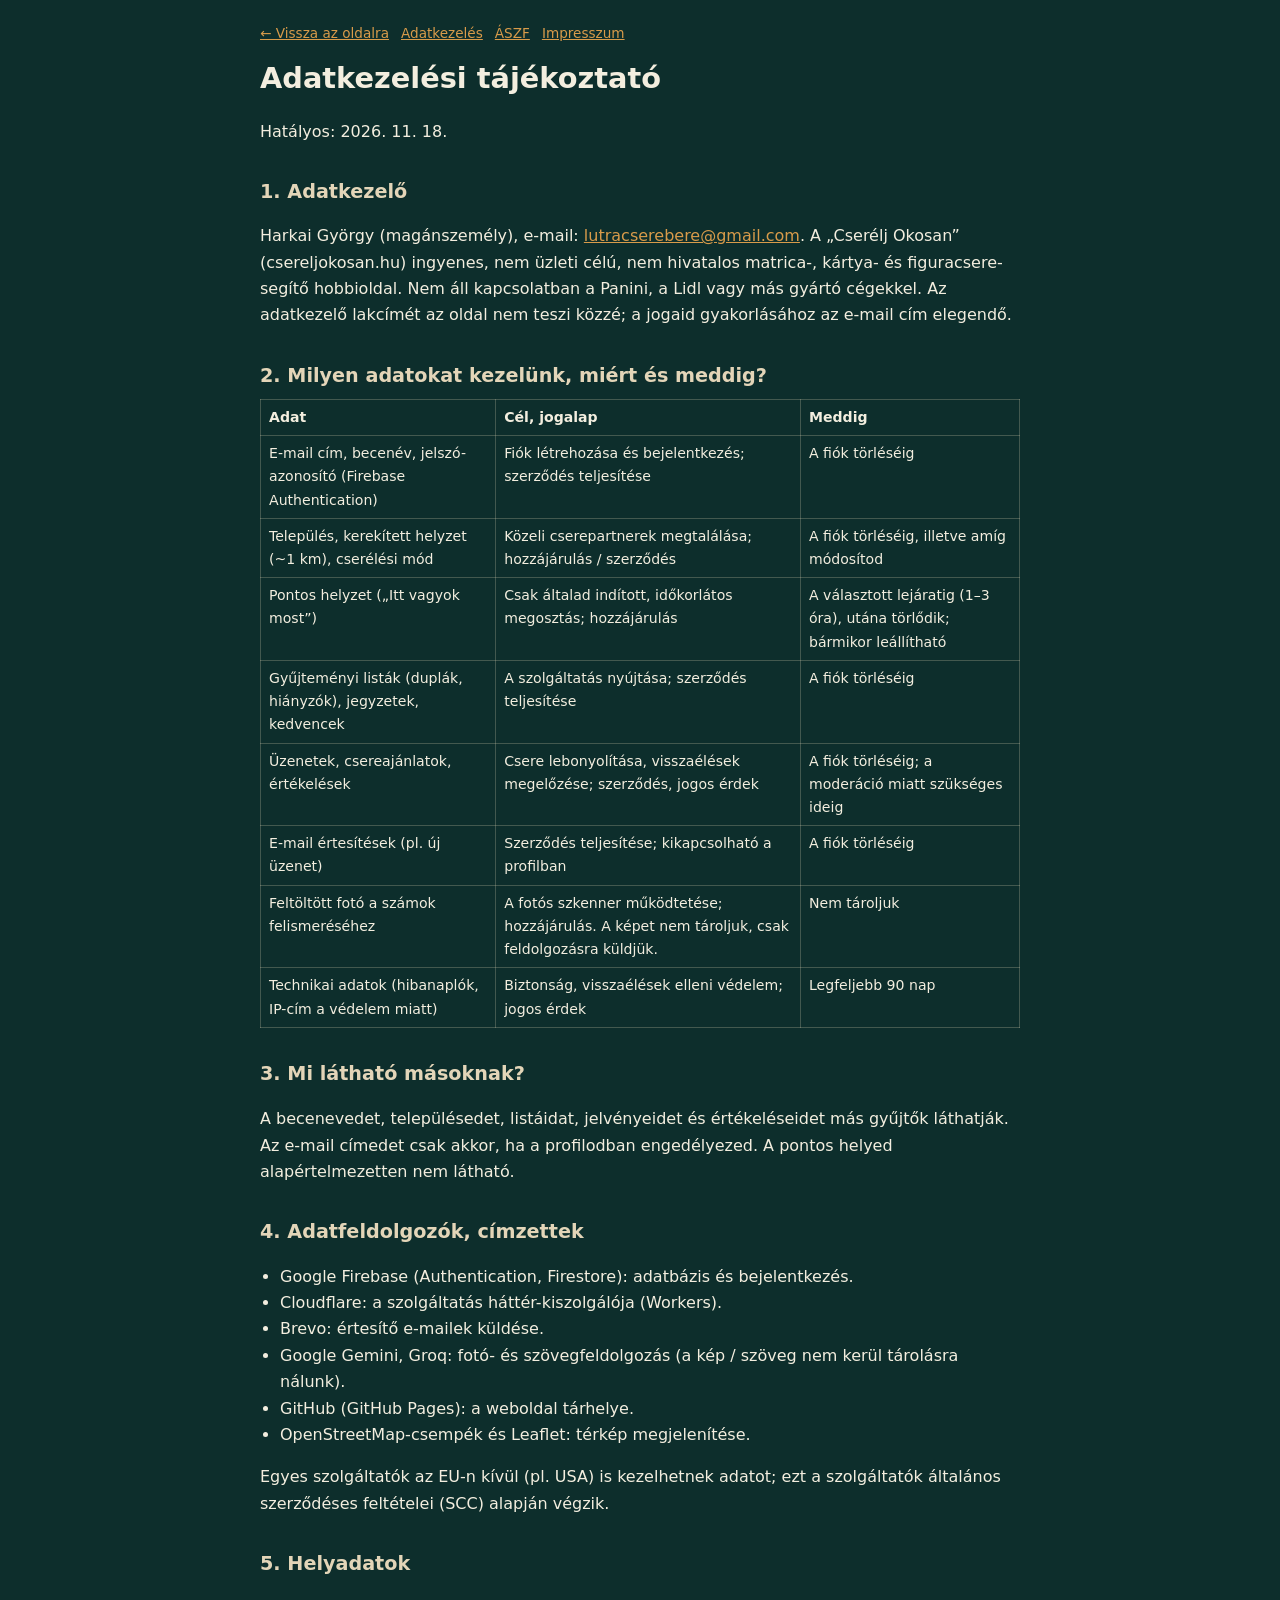
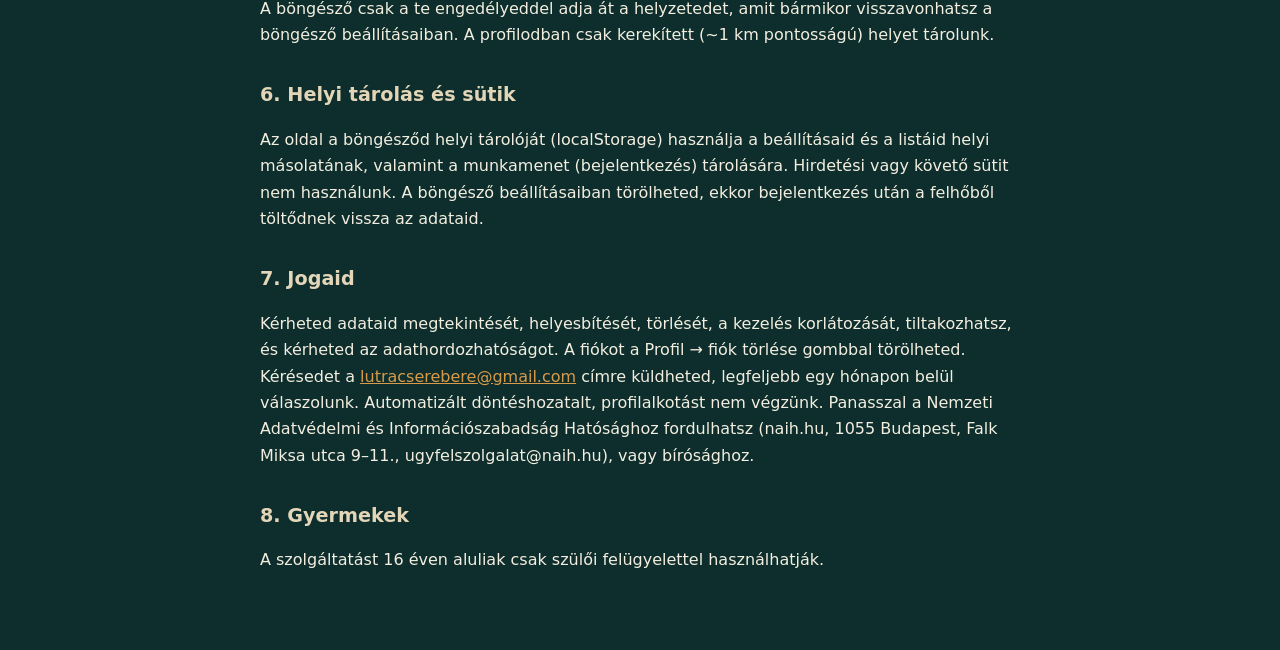
<file: adatkezeles.html>
<!DOCTYPE html><html lang="hu"><head><meta charset="utf-8"><meta name="viewport" content="width=device-width,initial-scale=1"><title>Adatkezelési tájékoztató – Cserélj Okosan</title><meta name="robots" content="index,follow"><style>body{margin:0;font-family:system-ui,'Work Sans',sans-serif;background:#0D2E2C;color:#F3EEDF;line-height:1.65}
.w{max-width:760px;margin:0 auto;padding:20px 16px 60px}a{color:#D89B4A}h1{font-size:1.8rem;margin:.3em 0}h2{font-size:1.2rem;margin:1.6em 0 .4em;color:#E3D5B8}
.ph{background:#FFD166;color:#2a1c06;padding:0 4px;border-radius:3px;font-weight:700}.note{border:1px dashed #D89B4A;border-radius:10px;padding:10px 12px;font-size:.85rem;background:rgba(216,155,74,.1)}
ul{padding-left:20px}nav a{margin-right:12px;font-size:.85rem}table{border-collapse:collapse;width:100%;font-size:.88rem}td,th{border:1px solid rgba(227,213,184,.25);padding:6px 8px;text-align:left;vertical-align:top}</style></head><body><div class="w"><nav><a href="./">← Vissza az oldalra</a><a href="adatkezeles.html">Adatkezelés</a><a href="aszf.html">ÁSZF</a><a href="impresszum.html">Impresszum</a></nav><h1>Adatkezelési tájékoztató</h1><p>Hatályos: 2026. 11. 18.</p>
<h2>1. Adatkezelő</h2><p>Harkai György (magánszemély), e-mail: <a href="mailto:lutracserebere@gmail.com">lutracserebere@gmail.com</a>. A „Cserélj Okosan” (csereljokosan.hu) ingyenes, nem üzleti célú, nem hivatalos matrica-, kártya- és figuracsere-segítő hobbioldal. Nem áll kapcsolatban a Panini, a Lidl vagy más gyártó cégekkel. Az adatkezelő lakcímét az oldal nem teszi közzé; a jogaid gyakorlásához az e-mail cím elegendő.</p>
<h2>2. Milyen adatokat kezelünk, miért és meddig?</h2><table><tr><th>Adat</th><th>Cél, jogalap</th><th>Meddig</th></tr>
<tr><td>E-mail cím, becenév, jelszó-azonosító (Firebase Authentication)</td><td>Fiók létrehozása és bejelentkezés; szerződés teljesítése</td><td>A fiók törléséig</td></tr>
<tr><td>Település, kerekített helyzet (~1 km), cserélési mód</td><td>Közeli cserepartnerek megtalálása; hozzájárulás / szerződés</td><td>A fiók törléséig, illetve amíg módosítod</td></tr>
<tr><td>Pontos helyzet („Itt vagyok most”)</td><td>Csak általad indított, időkorlátos megosztás; hozzájárulás</td><td>A választott lejáratig (1–3 óra), utána törlődik; bármikor leállítható</td></tr>
<tr><td>Gyűjteményi listák (duplák, hiányzók), jegyzetek, kedvencek</td><td>A szolgáltatás nyújtása; szerződés teljesítése</td><td>A fiók törléséig</td></tr>
<tr><td>Üzenetek, csereajánlatok, értékelések</td><td>Csere lebonyolítása, visszaélések megelőzése; szerződés, jogos érdek</td><td>A fiók törléséig; a moderáció miatt szükséges ideig</td></tr>
<tr><td>E-mail értesítések (pl. új üzenet)</td><td>Szerződés teljesítése; kikapcsolható a profilban</td><td>A fiók törléséig</td></tr>
<tr><td>Feltöltött fotó a számok felismeréséhez</td><td>A fotós szkenner működtetése; hozzájárulás. A képet nem tároljuk, csak feldolgozásra küldjük.</td><td>Nem tároljuk</td></tr>
<tr><td>Technikai adatok (hibanaplók, IP-cím a védelem miatt)</td><td>Biztonság, visszaélések elleni védelem; jogos érdek</td><td>Legfeljebb 90 nap</td></tr></table>
<h2>3. Mi látható másoknak?</h2><p>A becenevedet, településedet, listáidat, jelvényeidet és értékeléseidet más gyűjtők láthatják. Az e-mail címedet csak akkor, ha a profilodban engedélyezed. A pontos helyed alapértelmezetten nem látható.</p>
<h2>4. Adatfeldolgozók, címzettek</h2><ul><li>Google Firebase (Authentication, Firestore): adatbázis és bejelentkezés.</li><li>Cloudflare: a szolgáltatás háttér-kiszolgálója (Workers).</li><li>Brevo: értesítő e-mailek küldése.</li><li>Google Gemini, Groq: fotó- és szövegfeldolgozás (a kép / szöveg nem kerül tárolásra nálunk).</li><li>GitHub (GitHub Pages): a weboldal tárhelye.</li><li>OpenStreetMap-csempék és Leaflet: térkép megjelenítése.</li></ul>
<p>Egyes szolgáltatók az EU-n kívül (pl. USA) is kezelhetnek adatot; ezt a szolgáltatók általános szerződéses feltételei (SCC) alapján végzik.</p>
<h2>5. Helyadatok</h2><p>A böngésző csak a te engedélyeddel adja át a helyzetedet, amit bármikor visszavonhatsz a böngésző beállításaiban. A profilodban csak kerekített (~1 km pontosságú) helyet tárolunk.</p>

<h2>6. Helyi tárolás és sütik</h2><p>Az oldal a böngésződ helyi tárolóját (localStorage) használja a beállításaid és a listáid helyi másolatának, valamint a munkamenet (bejelentkezés) tárolására. Hirdetési vagy követő sütit nem használunk. A böngésző beállításaiban törölheted, ekkor bejelentkezés után a felhőből töltődnek vissza az adataid.</p>
<h2>7. Jogaid</h2><p>Kérheted adataid megtekintését, helyesbítését, törlését, a kezelés korlátozását, tiltakozhatsz, és kérheted az adathordozhatóságot. A fiókot a Profil → fiók törlése gombbal törölheted. Kérésedet a <a href="mailto:lutracserebere@gmail.com">lutracserebere@gmail.com</a> címre küldheted, legfeljebb egy hónapon belül válaszolunk. Automatizált döntéshozatalt, profilalkotást nem végzünk. Panasszal a Nemzeti Adatvédelmi és Információszabadság Hatósághoz fordulhatsz (naih.hu, 1055 Budapest, Falk Miksa utca 9–11., ugyfelszolgalat@naih.hu), vagy bírósághoz.</p>
<h2>8. Gyermekek</h2><p>A szolgáltatást 16 éven aluliak csak szülői felügyelettel használhatják.</p></div></body></html>
</file>
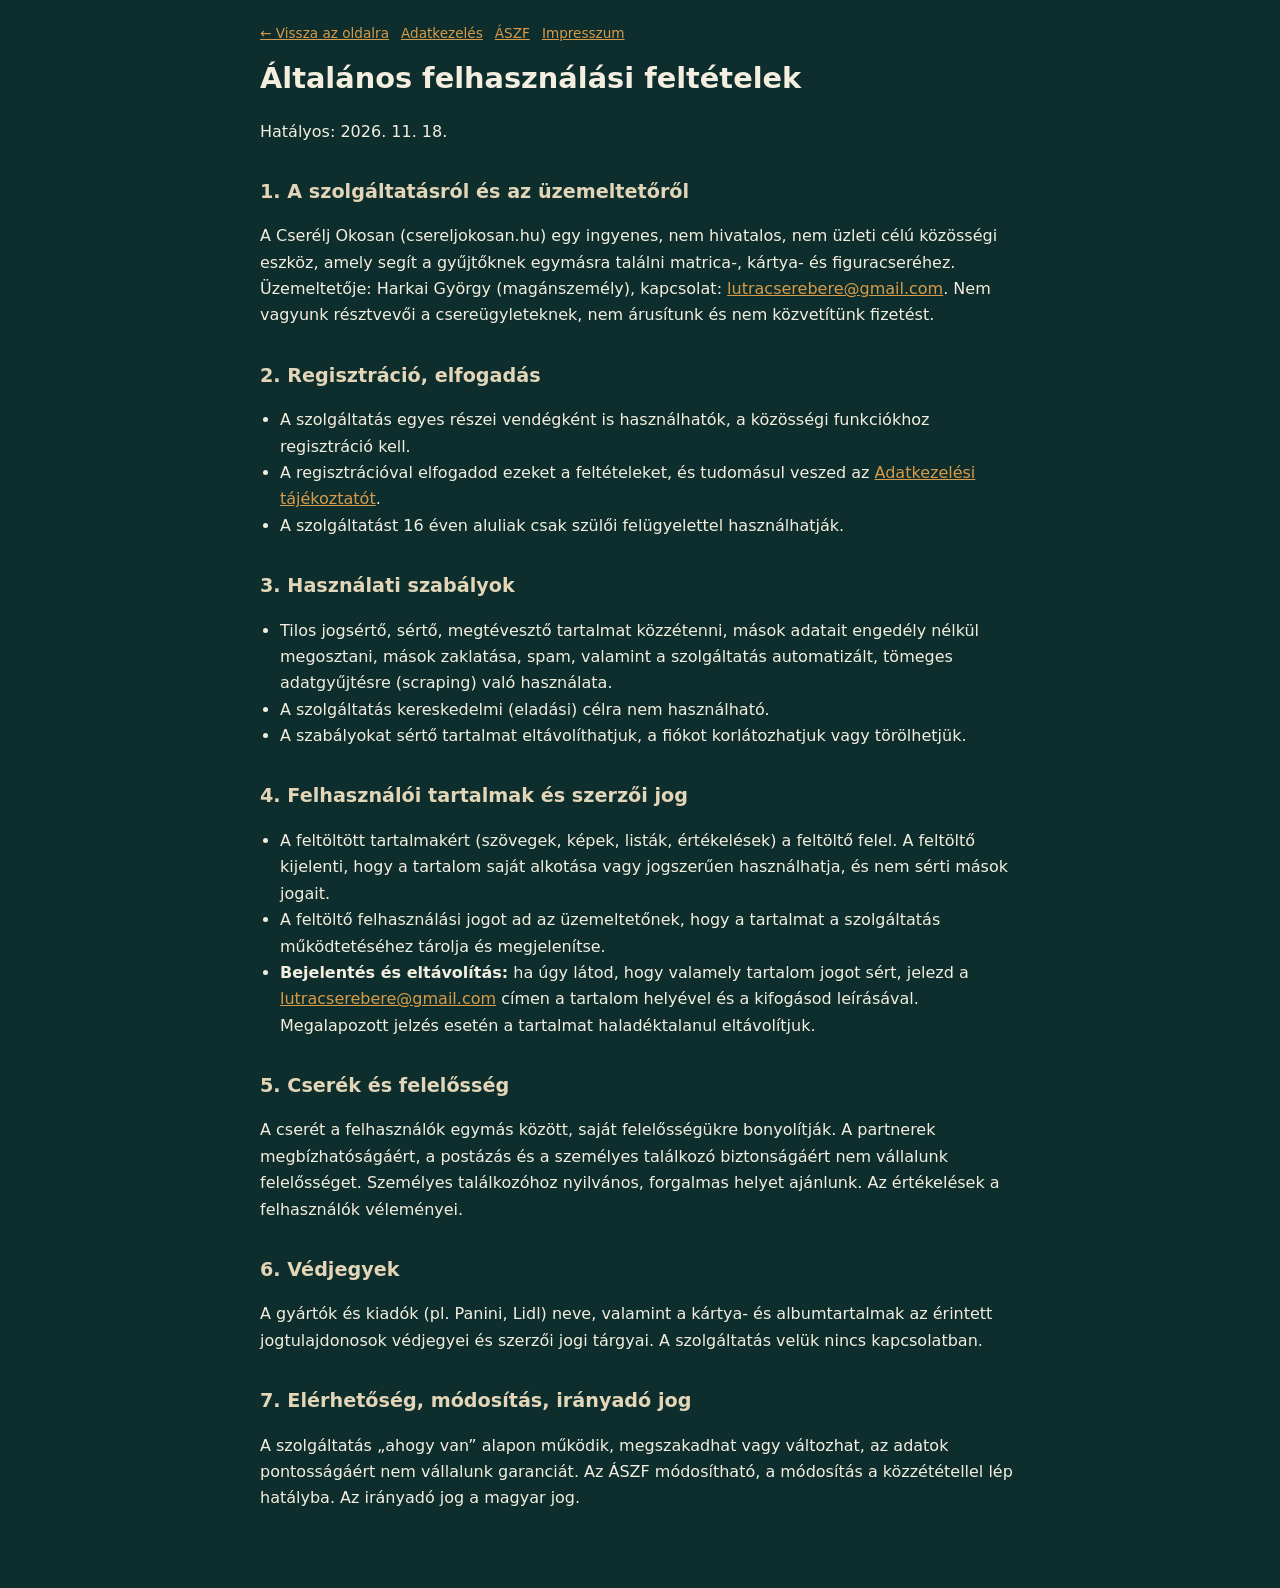
<file: aszf.html>
<!DOCTYPE html><html lang="hu"><head><meta charset="utf-8"><meta name="viewport" content="width=device-width,initial-scale=1"><title>Általános felhasználási feltételek – Cserélj Okosan</title><meta name="robots" content="index,follow"><style>body{margin:0;font-family:system-ui,'Work Sans',sans-serif;background:#0D2E2C;color:#F3EEDF;line-height:1.65}
.w{max-width:760px;margin:0 auto;padding:20px 16px 60px}a{color:#D89B4A}h1{font-size:1.8rem;margin:.3em 0}h2{font-size:1.2rem;margin:1.6em 0 .4em;color:#E3D5B8}
.ph{background:#FFD166;color:#2a1c06;padding:0 4px;border-radius:3px;font-weight:700}.note{border:1px dashed #D89B4A;border-radius:10px;padding:10px 12px;font-size:.85rem;background:rgba(216,155,74,.1)}
ul{padding-left:20px}nav a{margin-right:12px;font-size:.85rem}table{border-collapse:collapse;width:100%;font-size:.88rem}td,th{border:1px solid rgba(227,213,184,.25);padding:6px 8px;text-align:left;vertical-align:top}</style></head><body><div class="w"><nav><a href="./">← Vissza az oldalra</a><a href="adatkezeles.html">Adatkezelés</a><a href="aszf.html">ÁSZF</a><a href="impresszum.html">Impresszum</a></nav><h1>Általános felhasználási feltételek</h1><p>Hatályos: 2026. 11. 18.</p>
<h2>1. A szolgáltatásról és az üzemeltetőről</h2><p>A Cserélj Okosan (csereljokosan.hu) egy ingyenes, nem hivatalos, nem üzleti célú közösségi eszköz, amely segít a gyűjtőknek egymásra találni matrica-, kártya- és figuracseréhez. Üzemeltetője: Harkai György (magánszemély), kapcsolat: <a href="mailto:lutracserebere@gmail.com">lutracserebere@gmail.com</a>. Nem vagyunk résztvevői a csereügyleteknek, nem árusítunk és nem közvetítünk fizetést.</p>
<h2>2. Regisztráció, elfogadás</h2><ul><li>A szolgáltatás egyes részei vendégként is használhatók, a közösségi funkciókhoz regisztráció kell.</li><li>A regisztrációval elfogadod ezeket a feltételeket, és tudomásul veszed az <a href="adatkezeles.html">Adatkezelési tájékoztatót</a>.</li><li>A szolgáltatást 16 éven aluliak csak szülői felügyelettel használhatják.</li></ul>
<h2>3. Használati szabályok</h2><ul><li>Tilos jogsértő, sértő, megtévesztő tartalmat közzétenni, mások adatait engedély nélkül megosztani, mások zaklatása, spam, valamint a szolgáltatás automatizált, tömeges adatgyűjtésre (scraping) való használata.</li><li>A szolgáltatás kereskedelmi (eladási) célra nem használható.</li><li>A szabályokat sértő tartalmat eltávolíthatjuk, a fiókot korlátozhatjuk vagy törölhetjük.</li></ul>
<h2>4. Felhasználói tartalmak és szerzői jog</h2><ul><li>A feltöltött tartalmakért (szövegek, képek, listák, értékelések) a feltöltő felel. A feltöltő kijelenti, hogy a tartalom saját alkotása vagy jogszerűen használhatja, és nem sérti mások jogait.</li><li>A feltöltő felhasználási jogot ad az üzemeltetőnek, hogy a tartalmat a szolgáltatás működtetéséhez tárolja és megjelenítse.</li><li><strong>Bejelentés és eltávolítás:</strong> ha úgy látod, hogy valamely tartalom jogot sért, jelezd a <a href="mailto:lutracserebere@gmail.com">lutracserebere@gmail.com</a> címen a tartalom helyével és a kifogásod leírásával. Megalapozott jelzés esetén a tartalmat haladéktalanul eltávolítjuk.</li></ul>
<h2>5. Cserék és felelősség</h2><p>A cserét a felhasználók egymás között, saját felelősségükre bonyolítják. A partnerek megbízhatóságáért, a postázás és a személyes találkozó biztonságáért nem vállalunk felelősséget. Személyes találkozóhoz nyilvános, forgalmas helyet ajánlunk. Az értékelések a felhasználók véleményei.</p>
<h2>6. Védjegyek</h2><p>A gyártók és kiadók (pl. Panini, Lidl) neve, valamint a kártya- és albumtartalmak az érintett jogtulajdonosok védjegyei és szerzői jogi tárgyai. A szolgáltatás velük nincs kapcsolatban.</p>
<h2>7. Elérhetőség, módosítás, irányadó jog</h2><p>A szolgáltatás „ahogy van” alapon működik, megszakadhat vagy változhat, az adatok pontosságáért nem vállalunk garanciát. Az ÁSZF módosítható, a módosítás a közzététellel lép hatályba. Az irányadó jog a magyar jog.</p></div></body></html>
</file>
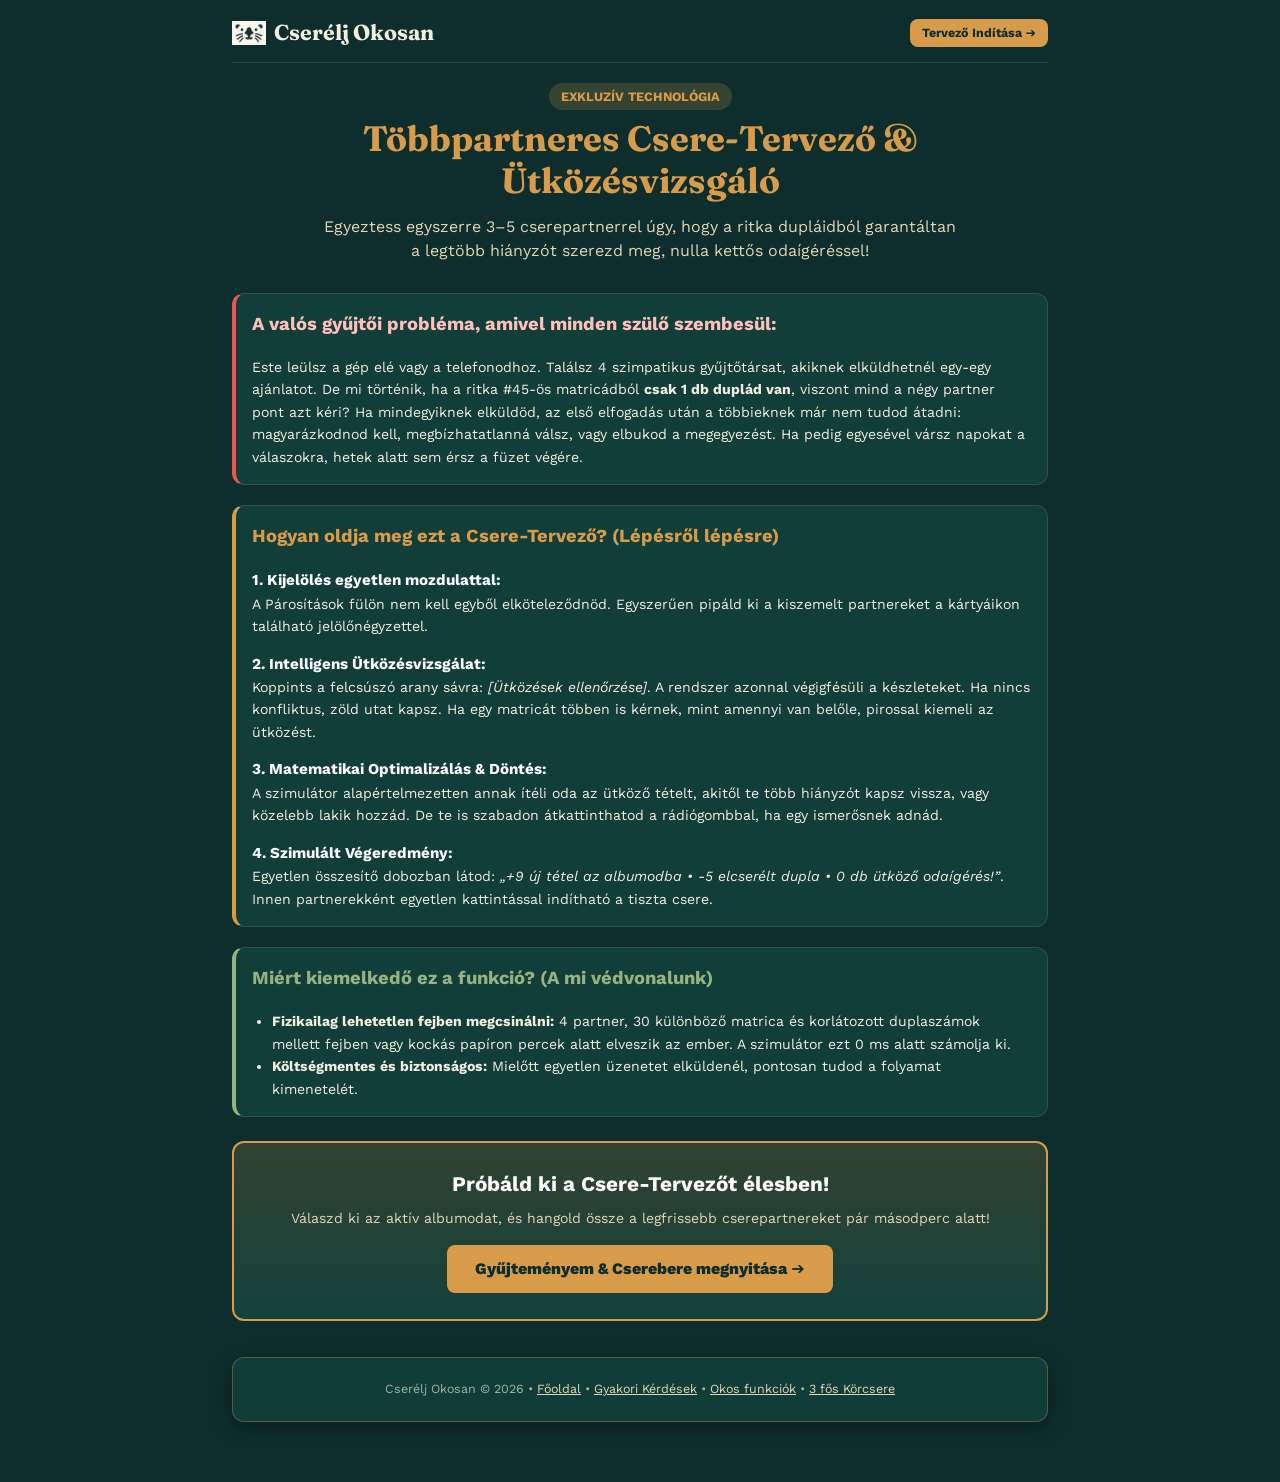
<file: csere-tervezo-szimulator.html>
<!DOCTYPE html>
<html lang="hu">
<head>
  <meta charset="UTF-8">
  <meta name="viewport" content="width=device-width, initial-scale=1.0">
  <meta name="theme-color" content="#0D2E2C">
  <title>Többpartneres Csere-Tervező és Ütközésvizsgáló – Cserélj Okosan</title>
  <meta name="description" content="Tervezd meg a cseréidet egyszerre több partnerrel anélkül, hogy ugyanazt a duplát kétszer ígérnéd oda! Intelligens ütközésvizsgáló és optimalizáló szimulátor.">
  <link rel="canonical" href="https://csereljokosan.hu/csere-tervezo-szimulator.html">

  <link rel="preconnect" href="https://fonts.googleapis.com">
  <link rel="preconnect" href="https://fonts.gstatic.com" crossorigin>
  <link href="https://fonts.googleapis.com/css2?family=Fraunces:wght@600;700&family=Work+Sans:wght@400;500;600;700&display=swap" rel="stylesheet">
  <link rel="stylesheet" href="style.css">

  <script type="application/ld+json">
  {
    "@context": "https://schema.org",
    "@type": "SoftwareApplication",
    "name": "Többpartneres Csere-Tervező Szimulátor",
    "operatingSystem": "All",
    "applicationCategory": "UtilitiesApplication",
    "url": "https://csereljokosan.hu/csere-tervezo-szimulator.html",
    "description": "Algoritmikus ütközésvizsgáló és párhuzamos csere-optimalizáló szülői és gyűjtői matrica- és kártyacserékhez.",
    "offers": {
      "@type": "Offer",
      "price": "0",
      "priceCurrency": "HUF"
    }
  }
  </script>
</head>
<body>

<div class="page" style="max-width: 840px;">
  <header class="app-header">
    <div class="header-left">
      <a href="index.html" class="btn-brand-home" title="Vissza a kezdőlapra">
        <img src="logo-mark.png" alt="Cserélj Okosan" class="brand-logo-img">
        <span class="brand-text">Cserélj Okosan</span>
      </a>
    </div>
    <div class="header-right">
      <a href="index.html" class="btn btn-primary btn-sm">Tervező Indítása ➔</a>
    </div>
  </header>

  <main>
    <div style="text-align: center; margin: 20px 0 30px;">
      <span class="album-type-badge" style="font-size: 0.8rem; padding: 4px 12px; margin-bottom: 8px; display: inline-block;">
        Exkluzív Technológia
      </span>
      <h1 style="font-family: var(--font-display); font-size: 2.2rem; color: var(--amber); margin: 0 0 12px; line-height: 1.2;">
        Többpartneres Csere-Tervező & Ütközésvizsgáló
      </h1>
      <p style="color: var(--sand); font-size: 1rem; max-width: 640px; margin: 0 auto;">
        Egyeztess egyszerre 3–5 cserepartnerrel úgy, hogy a ritka dupláidból garantáltan a legtöbb hiányzót szerezd meg, nulla kettős odaígéréssel!
      </p>
    </div>

    <!-- 1. BLOKK: A VALÓS ÉLETBELI PROBLÉMA -->
    <div class="card" style="border-left: 4px solid var(--danger); margin-bottom: 20px;">
      <h3 style="margin-top: 0; color: #FFC0BA; font-size: 1.15rem;">A valós gyűjtői probléma, amivel minden szülő szembesül:</h3>
      <p style="font-size: 0.88rem; line-height: 1.6; color: var(--text-primary); margin: 0;">
        Este leülsz a gép elé vagy a telefonodhoz. Találsz 4 szimpatikus gyűjtőtársat, akiknek elküldhetnél egy-egy ajánlatot. De mi történik, ha a ritka #45-ös matricádból <strong>csak 1 db duplád van</strong>, viszont mind a négy partner pont azt kéri? Ha mindegyiknek elküldöd, az első elfogadás után a többieknek már nem tudod átadni: magyarázkodnod kell, megbízhatatlanná válsz, vagy elbukod a megegyezést. Ha pedig egyesével vársz napokat a válaszokra, hetek alatt sem érsz a füzet végére.
      </p>
    </div>

    <!-- 2. BLOKK: HOGYAN MŰKÖDIK A SZIMULÁTOR? -->
    <div class="card" style="border-left: 4px solid var(--amber); margin-bottom: 20px;">
      <h3 style="margin-top: 0; color: var(--amber); font-size: 1.15rem;">Hogyan oldja meg ezt a Csere-Tervező? (Lépésről lépésre)</h3>
      <div style="display: flex; flex-direction: column; gap: 14px; font-size: 0.88rem; line-height: 1.6;">
        <div>
          <strong style="color: #FFF; font-size: 0.95rem;">1. Kijelölés egyetlen mozdulattal:</strong>
          <br>A Párosítások fülön nem kell egyből elköteleződnöd. Egyszerűen pipáld ki a kiszemelt partnereket a kártyáikon található jelölőnégyzettel.
        </div>
        <div>
          <strong style="color: #FFF; font-size: 0.95rem;">2. Intelligens Ütközésvizsgálat:</strong>
          <br>Koppints a felcsúszó arany sávra: <em>[Ütközések ellenőrzése]</em>. A rendszer azonnal végigfésüli a készleteket. Ha nincs konfliktus, zöld utat kapsz. Ha egy matricát többen is kérnek, mint amennyi van belőle, pirossal kiemeli az ütközést.
        </div>
        <div>
          <strong style="color: #FFF; font-size: 0.95rem;">3. Matematikai Optimalizálás & Döntés:</strong>
          <br>A szimulátor alapértelmezetten annak ítéli oda az ütköző tételt, akitől te több hiányzót kapsz vissza, vagy közelebb lakik hozzád. De te is szabadon átkattinthatod a rádiógombbal, ha egy ismerősnek adnád.
        </div>
        <div>
          <strong style="color: #FFF; font-size: 0.95rem;">4. Szimulált Végeredmény:</strong>
          <br>Egyetlen összesítő dobozban látod: <em>„+9 új tétel az albumodba • -5 elcserélt dupla • 0 db ütköző odaígérés!”</em>. Innen partnerekként egyetlen kattintással indítható a tiszta csere.
        </div>
      </div>
    </div>

    <!-- 3. BLOKK: MIÉRT KIEMELKEDŐ A KONKURENCIÁVAL SZEMBEN? -->
    <div class="card" style="border-left: 4px solid var(--moss-soft); margin-bottom: 24px;">
      <h3 style="margin-top: 0; color: var(--moss-soft); font-size: 1.15rem;">Miért kiemelkedő ez a funkció? (A mi védvonalunk)</h3>
      <ul style="margin: 0; padding-left: 20px; font-size: 0.88rem; line-height: 1.6; color: var(--text-primary);">
        <li><strong>Fizikailag lehetetlen fejben megcsinálni:</strong> 4 partner, 30 különböző matrica és korlátozott duplaszámok mellett fejben vagy kockás papíron percek alatt elveszik az ember. A szimulátor ezt 0 ms alatt számolja ki.</li>
        <li><strong>Költségmentes és biztonságos:</strong> Mielőtt egyetlen üzenetet elküldenél, pontosan tudod a folyamat kimenetelét.</li>
      </ul>
    </div>

    <!-- FELHÍVÁS SÁV -->
    <div class="card" style="text-align: center; border: 2px solid var(--amber); background: linear-gradient(180deg, rgba(216,155,74,0.18) 0%, rgba(20,69,63,0.85) 100%); padding: 26px 18px;">
      <h3 style="margin: 0 0 8px; font-size: 1.3rem; color: #FFF;">Próbáld ki a Csere-Tervezőt élesben!</h3>
      <p style="font-size: 0.88rem; color: var(--sand); margin: 0 0 16px;">
        Válaszd ki az aktív albumodat, és hangold össze a legfrissebb cserepartnereket pár másodperc alatt!
      </p>
      <a href="index.html" class="btn btn-primary" style="padding: 12px 28px; font-size: 1rem; font-weight: 800;">
        Gyűjteményem & Cserebere megnyitása ➔
      </a>
    </div>
  </main>

  <footer class="support-footer" style="margin-top: 36px;">
    <div style="font-size: 0.78rem; color: var(--text-muted);">
      Cserélj Okosan &copy; 2026 • <a href="index.html" style="color: var(--sand);">Főoldal</a> • <a href="gyik.html" style="color: var(--sand);">Gyakori Kérdések</a> • <a href="okos-funkciok.html" style="color: var(--sand);">Okos funkciók</a> • <a href="korcsere-kalkulator.html" style="color: var(--sand);">3 fős Körcsere</a>
    </div>
  </footer>
</div>

</body>
</html>
</file>
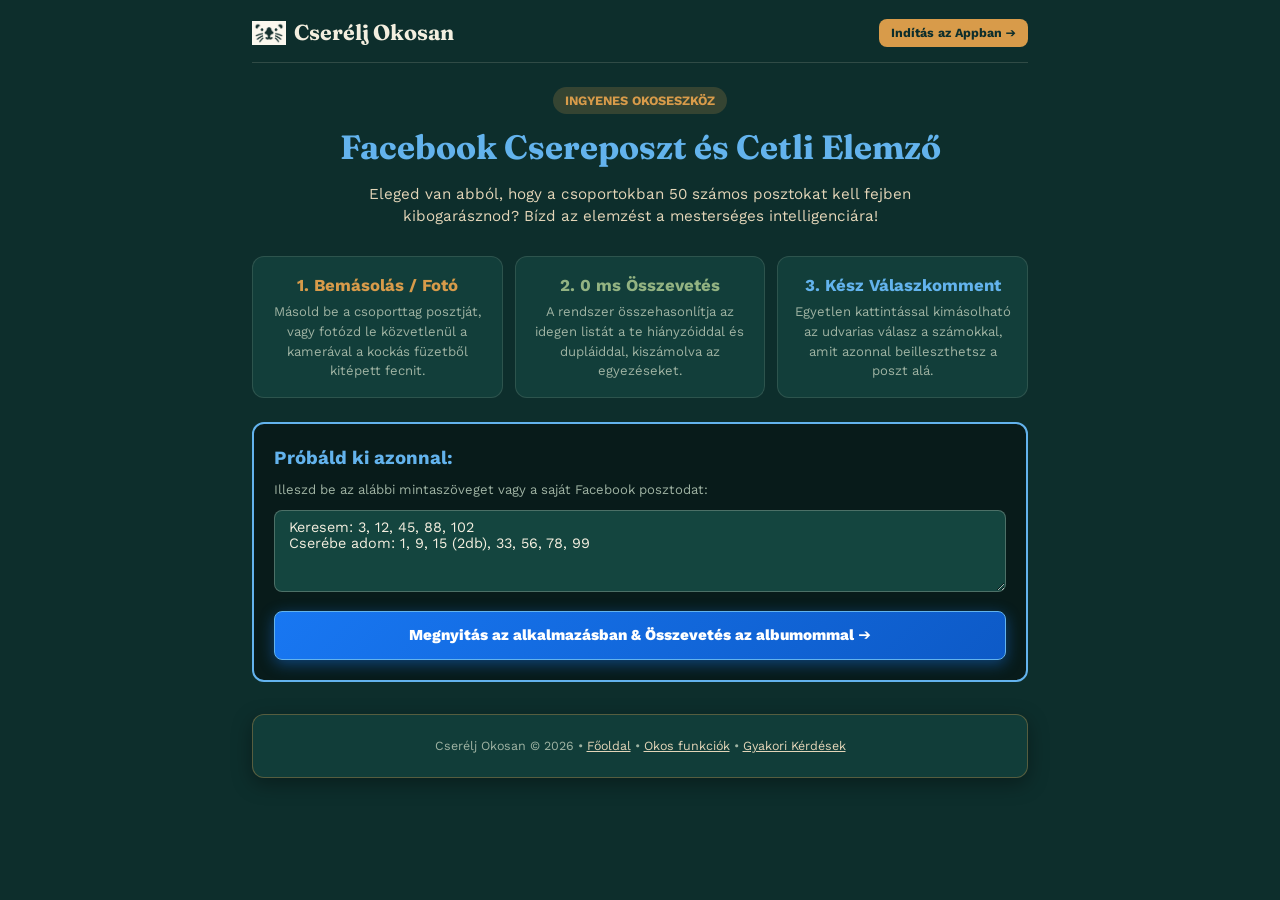
<file: facebook-matrica-csere.html>
<!DOCTYPE html>
<html lang="hu">
<head>
  <meta charset="UTF-8">
  <meta name="viewport" content="width=device-width, initial-scale=1.0">
  <meta name="theme-color" content="#0D2E2C">
  <title>Facebook Matrica Cserebere és Cetli Elemző – Cserélj Okosan</title>
  <meta name="description" content="Másold be a Facebook cserecsoportos posztot vagy fotózd le a kézzel írt cetlit: a Cserélj Okosan másodpercek alatt kiszámolja a cserét és udvarias választ fogalmaz!">
  <link rel="canonical" href="https://csereljokosan.hu/facebook-matrica-csere.html">

  <link rel="preconnect" href="https://fonts.googleapis.com">
  <link rel="preconnect" href="https://fonts.gstatic.com" crossorigin>
  <link href="https://fonts.googleapis.com/css2?family=Fraunces:wght@600;700&family=Work+Sans:wght@400;500;600;700&display=swap" rel="stylesheet">
  <link rel="stylesheet" href="style.css">

  <script type="application/ld+json">
  {
    "@context": "https://schema.org",
    "@type": "WebApplication",
    "name": "Facebook Matrica Cserebere Elemző",
    "url": "https://csereljokosan.hu/facebook-matrica-csere.html",
    "applicationCategory": "LifestyleApplication",
    "operatingSystem": "All",
    "description": "Automatikus csere-összevető eszköz Facebook posztokhoz és fotózott papírfecnikhez."
  }
  </script>
</head>
<body>

<div class="page" style="max-width: 800px;">
  <header class="app-header">
    <div class="header-left">
      <a href="index.html" class="btn-brand-home">
        <img src="logo-mark.png" alt="Cserélj Okosan" class="brand-logo-img">
        <span class="brand-text">Cserélj Okosan</span>
      </a>
    </div>
    <div class="header-right">
      <a href="index.html" class="btn btn-primary btn-sm">Indítás az Appban ➔</a>
    </div>
  </header>

  <main>
    <div style="text-align: center; margin: 24px 0 28px;">
      <span class="album-type-badge" style="font-size: 0.8rem; padding: 4px 12px; margin-bottom: 8px; display: inline-block;">
        Ingyenes Okoseszköz
      </span>
      <h1 style="font-family: var(--font-display); font-size: 2.1rem; color: #63B3ED; margin: 0 0 10px;">
        Facebook Csereposzt és Cetli Elemző
      </h1>
      <p style="color: var(--sand); font-size: 0.95rem; max-width: 600px; margin: 0 auto;">
        Eleged van abból, hogy a csoportokban 50 számos posztokat kell fejben kibogarásznod? Bízd az elemzést a mesterséges intelligenciára!
      </p>
    </div>

    <!-- ELŐNYÖK 3 OSZLOPBAN -->
    <div style="display: grid; grid-template-columns: repeat(auto-fit, minmax(220px, 1fr)); gap: 12px; margin-bottom: 24px;">
      <div class="card" style="margin: 0; text-align: center;">
        <strong style="color: var(--amber); font-size: 1.05rem; display: block; margin-bottom: 4px;">1. Bemásolás / Fotó</strong>
        <p style="font-size: 0.82rem; color: var(--text-muted); margin: 0;">Másold be a csoporttag posztját, vagy fotózd le közvetlenül a kamerával a kockás füzetből kitépett fecnit.</p>
      </div>
      <div class="card" style="margin: 0; text-align: center;">
        <strong style="color: var(--moss-soft); font-size: 1.05rem; display: block; margin-bottom: 4px;">2. 0 ms Összevetés</strong>
        <p style="font-size: 0.82rem; color: var(--text-muted); margin: 0;">A rendszer összehasonlítja az idegen listát a te hiányzóiddal és dupláiddal, kiszámolva az egyezéseket.</p>
      </div>
      <div class="card" style="margin: 0; text-align: center;">
        <strong style="color: #63B3ED; font-size: 1.05rem; display: block; margin-bottom: 4px;">3. Kész Válaszkomment</strong>
        <p style="font-size: 0.82rem; color: var(--text-muted); margin: 0;">Egyetlen kattintással kimásolható az udvarias válasz a számokkal, amit azonnal beilleszthetsz a poszt alá.</p>
      </div>
    </div>

    <!-- INTERAKTÍV DEMÓ KÁRTYA -->
    <div class="card" style="border: 2px solid #63B3ED; background: rgba(8,27,26,0.95); padding: 20px;">
      <h3 style="margin: 0 0 8px; color: #63B3ED;">Próbáld ki azonnal:</h3>
      <p style="font-size: 0.82rem; color: var(--text-muted); margin: 0 0 10px;">
        Illeszd be az alábbi mintaszöveget vagy a saját Facebook posztodat:
      </p>
      <textarea class="input-field" rows="4" style="margin-bottom: 12px;" readonly>Keresem: 3, 12, 45, 88, 102
Cserébe adom: 1, 9, 15 (2db), 33, 56, 78, 99</textarea>
      <a href="index.html" class="btn btn-fb-match" style="width: 100%; padding: 12px; font-size: 0.95rem; text-decoration: none;">
        Megnyitás az alkalmazásban & Összevetés az albumommal ➔
      </a>
    </div>
  </main>

  <footer class="support-footer" style="margin-top: 32px;">
    <div style="font-size: 0.78rem; color: var(--text-muted);">
      Cserélj Okosan &copy; 2026 • <a href="index.html" style="color: var(--sand);">Főoldal</a> • <a href="okos-funkciok.html" style="color: var(--sand);">Okos funkciók</a> • <a href="gyik.html" style="color: var(--sand);">Gyakori Kérdések</a>
    </div>
  </footer>
</div>

</body>
</html>
</file>
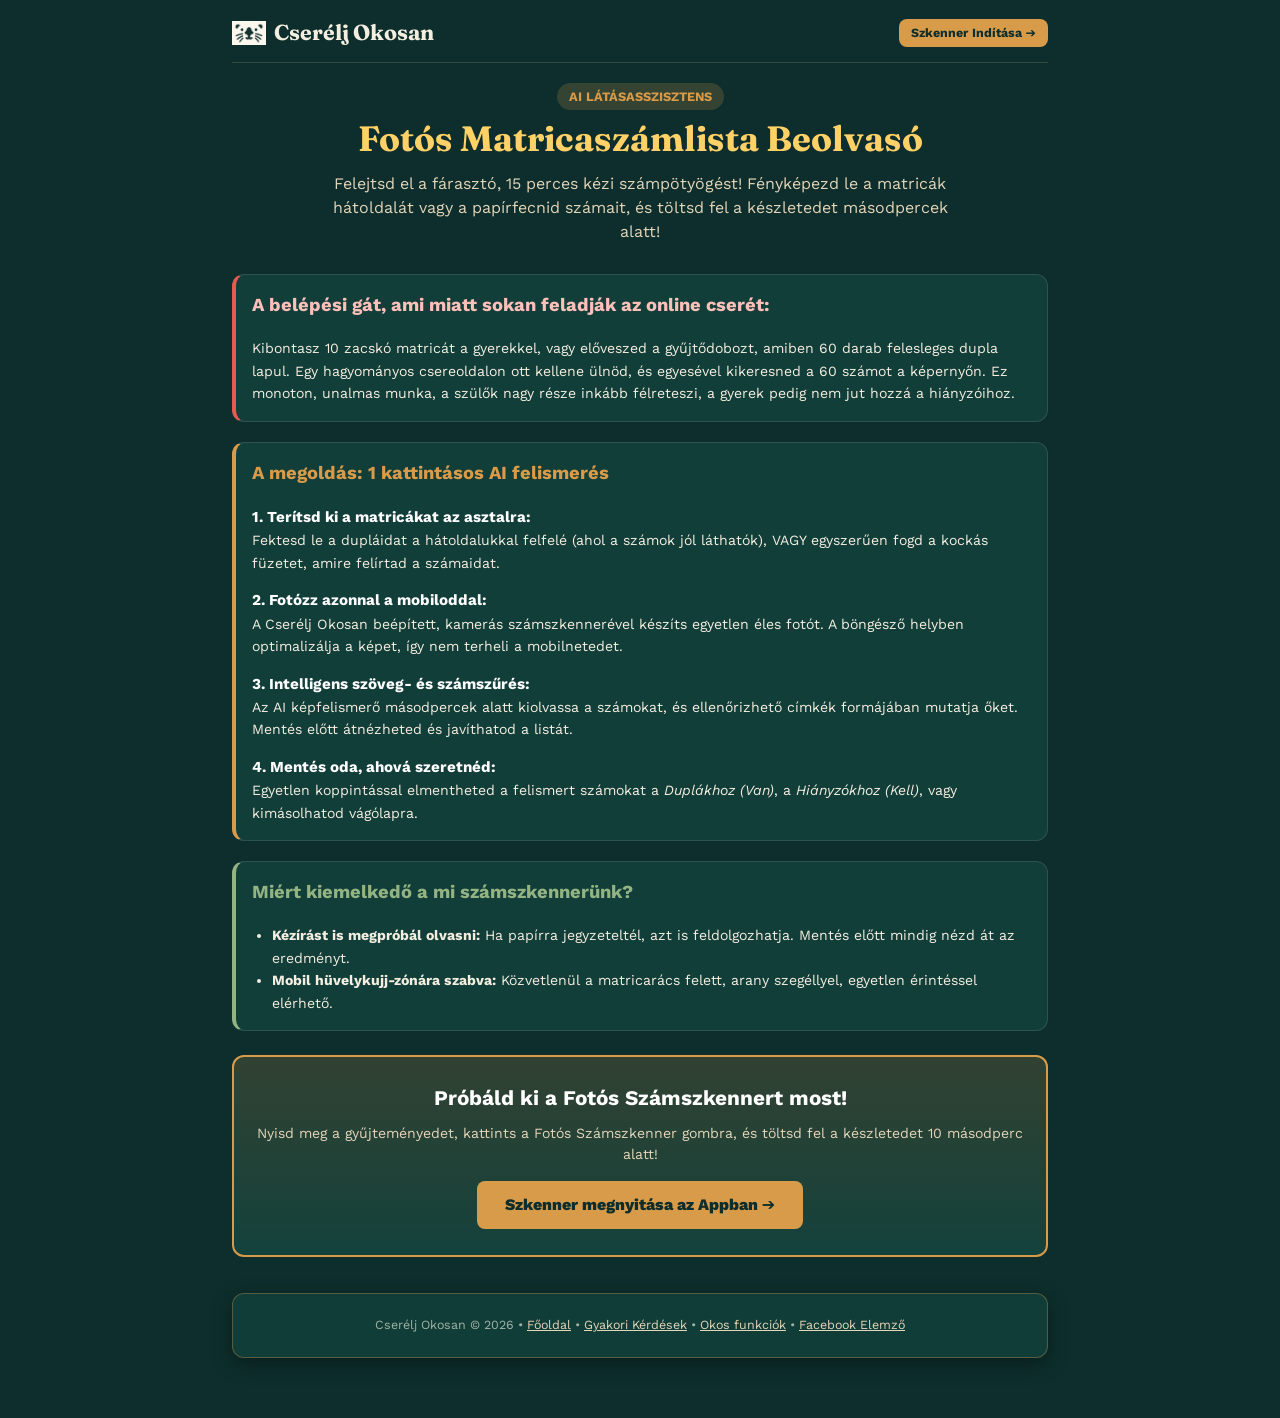
<file: fotos-matrica-szkenner.html>
<!DOCTYPE html>
<html lang="hu">
<head>
  <meta charset="UTF-8">
  <meta name="viewport" content="width=device-width, initial-scale=1.0">
  <meta name="theme-color" content="#0D2E2C">
  <title>Fotós Matricaszámlista Beolvasó (AI OCR) – Cserélj Okosan</title>
  <meta name="description" content="Olvasd be a kiterített matricák hátoldalát vagy a kézzel írt papírfecnid számlistáját fotóról! Villámgyors AI látásmotor és számszkenner kézi pötyögés nélkül.">
  <link rel="canonical" href="https://csereljokosan.hu/fotos-matrica-szkenner.html">

  <link rel="preconnect" href="https://fonts.googleapis.com">
  <link rel="preconnect" href="https://fonts.gstatic.com" crossorigin>
  <link href="https://fonts.googleapis.com/css2?family=Fraunces:wght@600;700&family=Work+Sans:wght@400;500;600;700&display=swap" rel="stylesheet">
  <link rel="stylesheet" href="style.css">

  <script type="application/ld+json">
  {
    "@context": "https://schema.org",
    "@type": "SoftwareApplication",
    "name": "Fotós Matricaszámlista Beolvasó",
    "operatingSystem": "All",
    "applicationCategory": "UtilitiesApplication",
    "url": "https://csereljokosan.hu/fotos-matrica-szkenner.html",
    "description": "Mesterséges intelligencia alapú optikai számszkenner matricákhoz és gyűjtői kártyákhoz.",
    "offers": {
      "@type": "Offer",
      "price": "0",
      "priceCurrency": "HUF"
    }
  }
  </script>
</head>
<body>

<div class="page" style="max-width: 840px;">
  <header class="app-header">
    <div class="header-left">
      <a href="index.html" class="btn-brand-home" title="Vissza a kezdőlapra">
        <img src="logo-mark.png" alt="Cserélj Okosan" class="brand-logo-img">
        <span class="brand-text">Cserélj Okosan</span>
      </a>
    </div>
    <div class="header-right">
      <a href="index.html" class="btn btn-primary btn-sm">Szkenner Indítása ➔</a>
    </div>
  </header>

  <main>
    <div style="text-align: center; margin: 20px 0 30px;">
      <span class="album-type-badge" style="font-size: 0.8rem; padding: 4px 12px; margin-bottom: 8px; display: inline-block;">
        AI Látásasszisztens
      </span>
      <h1 style="font-family: var(--font-display); font-size: 2.2rem; color: var(--gift-gold); margin: 0 0 12px; line-height: 1.2;">
        Fotós Matricaszámlista Beolvasó
      </h1>
      <p style="color: var(--sand); font-size: 1rem; max-width: 640px; margin: 0 auto;">
        Felejtsd el a fárasztó, 15 perces kézi számpötyögést! Fényképezd le a matricák hátoldalát vagy a papírfecnid számait, és töltsd fel a készletedet másodpercek alatt!
      </p>
    </div>

    <!-- 1. BLOKK: A VALÓS ÉLETBELI PROBLÉMA -->
    <div class="card" style="border-left: 4px solid var(--danger); margin-bottom: 20px;">
      <h3 style="margin-top: 0; color: #FFC0BA; font-size: 1.15rem;">A belépési gát, ami miatt sokan feladják az online cserét:</h3>
      <p style="font-size: 0.88rem; line-height: 1.6; color: var(--text-primary); margin: 0;">
        Kibontasz 10 zacskó matricát a gyerekkel, vagy előveszed a gyűjtődobozt, amiben 60 darab felesleges dupla lapul. Egy hagyományos csereoldalon ott kellene ülnöd, és egyesével kikeresned a 60 számot a képernyőn. Ez monoton, unalmas munka, a szülők nagy része inkább félreteszi, a gyerek pedig nem jut hozzá a hiányzóihoz.
      </p>
    </div>

    <!-- 2. BLOKK: HOGYAN MŰKÖDIK? -->
    <div class="card" style="border-left: 4px solid var(--amber); margin-bottom: 20px;">
      <h3 style="margin-top: 0; color: var(--amber); font-size: 1.15rem;">A megoldás: 1 kattintásos AI felismerés</h3>
      <div style="display: flex; flex-direction: column; gap: 14px; font-size: 0.88rem; line-height: 1.6;">
        <div>
          <strong style="color: #FFF; font-size: 0.95rem;">1. Terítsd ki a matricákat az asztalra:</strong>
          <br>Fektesd le a dupláidat a hátoldalukkal felfelé (ahol a számok jól láthatók), VAGY egyszerűen fogd a kockás füzetet, amire felírtad a számaidat.
        </div>
        <div>
          <strong style="color: #FFF; font-size: 0.95rem;">2. Fotózz azonnal a mobiloddal:</strong>
          <br>A Cserélj Okosan beépített, kamerás számszkennerével készíts egyetlen éles fotót. A böngésző helyben optimalizálja a képet, így nem terheli a mobilnetedet.
        </div>
        <div>
          <strong style="color: #FFF; font-size: 0.95rem;">3. Intelligens szöveg- és számszűrés:</strong>
          <br>Az AI képfelismerő másodpercek alatt kiolvassa a számokat, és ellenőrizhető címkék formájában mutatja őket. Mentés előtt átnézheted és javíthatod a listát.
        </div>
        <div>
          <strong style="color: #FFF; font-size: 0.95rem;">4. Mentés oda, ahová szeretnéd:</strong>
          <br>Egyetlen koppintással elmentheted a felismert számokat a <em>Duplákhoz (Van)</em>, a <em>Hiányzókhoz (Kell)</em>, vagy kimásolhatod vágólapra.
        </div>
      </div>
    </div>

    <!-- 3. BLOKK: MIÉRT KIEMELKEDŐ? -->
    <div class="card" style="border-left: 4px solid var(--moss-soft); margin-bottom: 24px;">
      <h3 style="margin-top: 0; color: var(--moss-soft); font-size: 1.15rem;">Miért kiemelkedő a mi számszkennerünk?</h3>
      <ul style="margin: 0; padding-left: 20px; font-size: 0.88rem; line-height: 1.6; color: var(--text-primary);">
        <li><strong>Kézírást is megpróbál olvasni:</strong> Ha papírra jegyzeteltél, azt is feldolgozhatja. Mentés előtt mindig nézd át az eredményt.</li>
        <li><strong>Mobil hüvelykujj-zónára szabva:</strong> Közvetlenül a matricarács felett, arany szegéllyel, egyetlen érintéssel elérhető.</li>
      </ul>
    </div>

    <!-- FELHÍVÁS SÁV -->
    <div class="card" style="text-align: center; border: 2px solid var(--amber); background: linear-gradient(180deg, rgba(216,155,74,0.18) 0%, rgba(20,69,63,0.85) 100%); padding: 26px 18px;">
      <h3 style="margin: 0 0 8px; font-size: 1.3rem; color: #FFF;">Próbáld ki a Fotós Számszkennert most!</h3>
      <p style="font-size: 0.88rem; color: var(--sand); margin: 0 0 16px;">
        Nyisd meg a gyűjteményedet, kattints a Fotós Számszkenner gombra, és töltsd fel a készletedet 10 másodperc alatt!
      </p>
      <a href="index.html" class="btn btn-primary" style="padding: 12px 28px; font-size: 1rem; font-weight: 800;">
        Szkenner megnyitása az Appban ➔
      </a>
    </div>
  </main>

  <footer class="support-footer" style="margin-top: 36px;">
    <div style="font-size: 0.78rem; color: var(--text-muted);">
      Cserélj Okosan &copy; 2026 • <a href="index.html" style="color: var(--sand);">Főoldal</a> • <a href="gyik.html" style="color: var(--sand);">Gyakori Kérdések</a> • <a href="okos-funkciok.html" style="color: var(--sand);">Okos funkciók</a> • <a href="facebook-matrica-csere.html" style="color: var(--sand);">Facebook Elemző</a>
    </div>
  </footer>
</div>

</body>
</html>
</file>
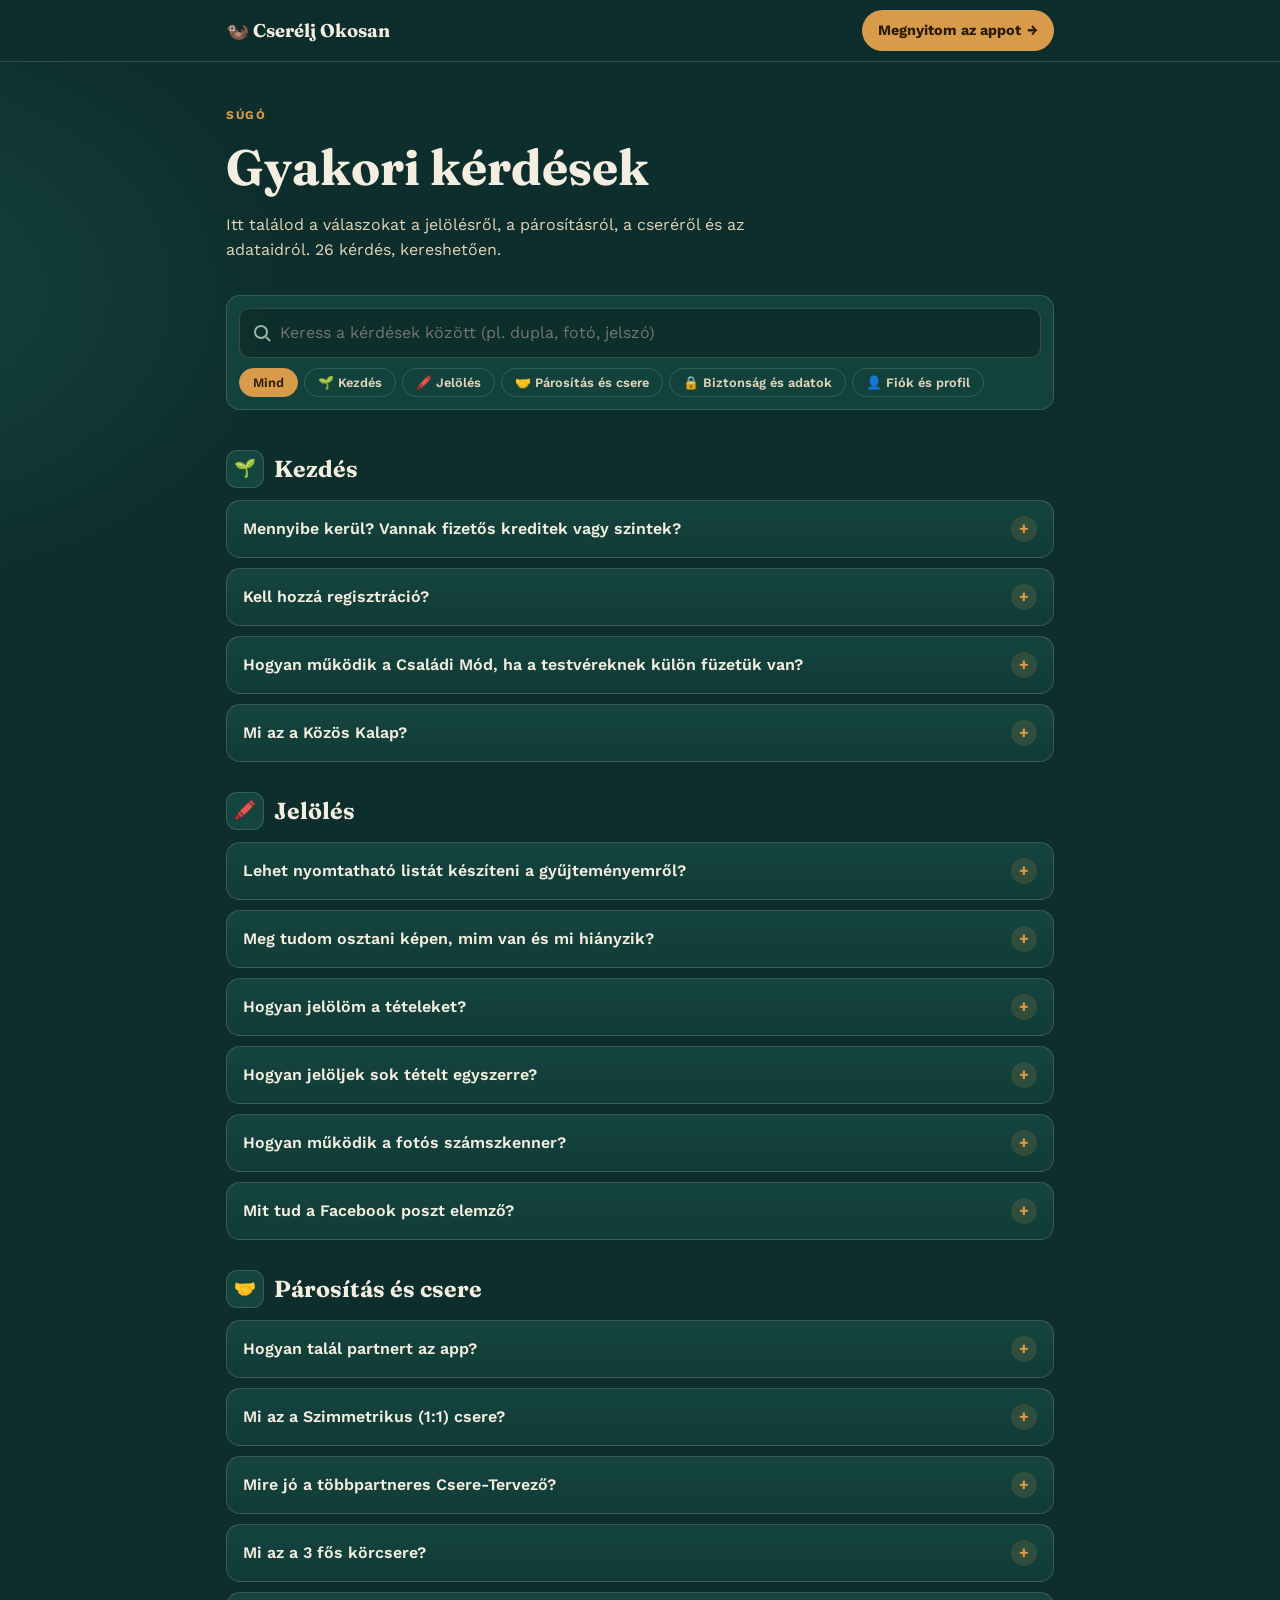
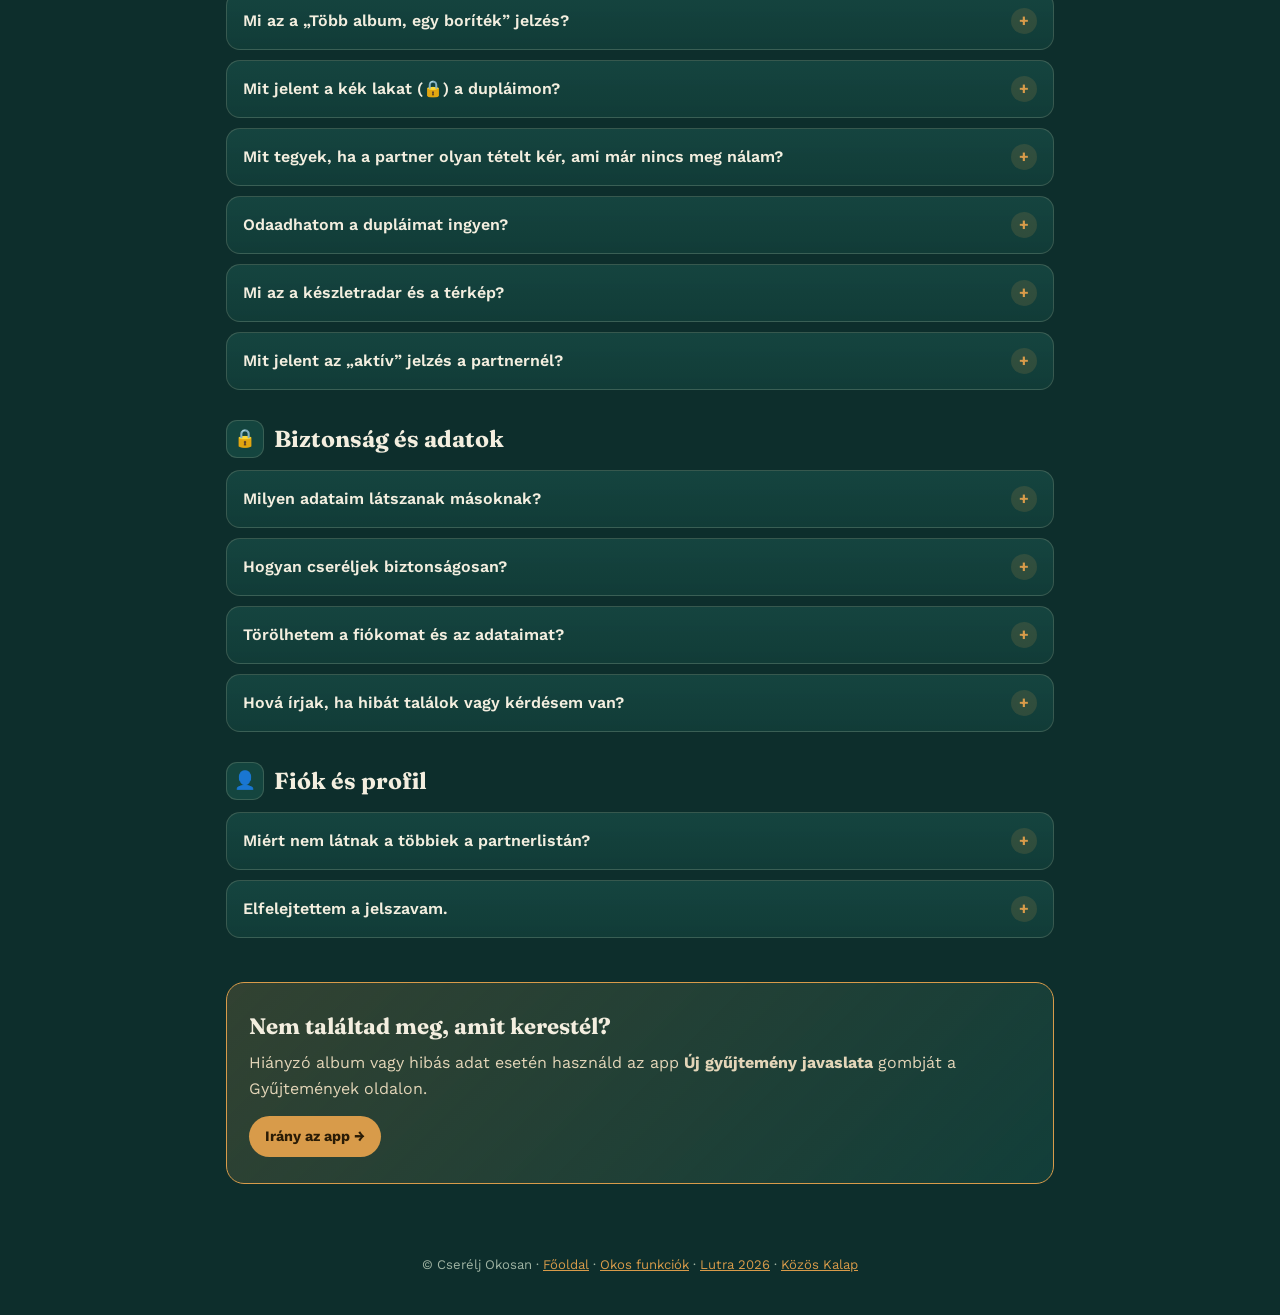
<file: gyik.html>
<!DOCTYPE html>
<html lang="hu">
<head>
<meta charset="utf-8">
<meta name="viewport" content="width=device-width, initial-scale=1">
<title>GYIK – Cserélj Okosan matrica- és kártyacsere</title>
<meta name="description" content="Gyakori kérdések a Cserélj Okosan matrica-, kártya- és figuracsere platformról: jelölés, párosítás, csere, fotós beolvasás, adatvédelem.">
<link rel="canonical" href="https://csereljokosan.hu/gyik.html">
<meta property="og:type" content="website">
<meta property="og:title" content="GYIK – Cserélj Okosan">
<meta property="og:description" content="Válaszok a jelölésről, a párosításról, a cseréről és az adataidról.">
<meta property="og:image" content="https://csereljokosan.hu/og-image.png">
<meta name="theme-color" content="#0D2E2C">
<link rel="preconnect" href="https://fonts.googleapis.com">
<link rel="preconnect" href="https://fonts.gstatic.com" crossorigin>
<link href="https://fonts.googleapis.com/css2?family=Fraunces:wght@600;700&family=Work+Sans:wght@400;500;600;700&display=swap" rel="stylesheet">
<script type="application/ld+json">
{
  "@context": "https://schema.org",
  "@type": "FAQPage",
  "mainEntity": [
    {
      "@type": "Question",
      "name": "Mennyibe kerül? Vannak fizetős kreditek vagy szintek?",
      "acceptedAnswer": {
        "@type": "Answer",
        "text": "A használat ingyenes. Nincsenek kreditek, szintek, előfizetések vagy virtuális boltok. Aki szeretné, önkéntesen támogathatja az oldalt, de ez semmihez nem szükséges."
      }
    },
    {
      "@type": "Question",
      "name": "Kell hozzá regisztráció?",
      "acceptedAnswer": {
        "@type": "Answer",
        "text": "A jelölést kipróbálhatod belépés nélkül is, ilyenkor az adataid csak a böngésződben vannak. A csereajánlatokhoz, üzenetekhez és ahhoz, hogy mások is lássanak, belépés és kitöltött profil kell."
      }
    },
    {
      "@type": "Question",
      "name": "Hogyan működik a Családi Mód, ha a testvéreknek külön füzetük van?",
      "acceptedAnswer": {
        "@type": "Answer",
        "text": "Nem kell külön fiókot regisztrálni. Az album fejlécében az Új füzet gombbal létrehozhatsz egy második füzetet is. Minden füzet külön rácsot és külön hiányzólistát kap."
      }
    },
    {
      "@type": "Question",
      "name": "Mi az a Közös Kalap?",
      "acceptedAnswer": {
        "@type": "Answer",
        "text": "Ha vannak dupláid, amikért nem kérsz cserét, a Közös Kalap gombbal felajánlhatod őket. A felajánlás után belső üzenetszál nyílik a koordinátorral, aki egyeztet az átadásról."
      }
    },
    {
      "@type": "Question",
      "name": "Lehet nyomtatható listát készíteni a gyűjteményemről?",
      "acceptedAnswer": {
        "@type": "Answer",
        "text": "Igen. A gyűjtemény rácsa fölötti Továbbiak gombra kattintva megnyílik a Nyomtatható lista. Választhatod az állapotod szerinti teljes listát, csak a hiányzókat, csak a dupláidat, vagy egy üres, kézzel kipipálható listát. A lista fejezetenként tagolt, a böngésző nyomtatás funkciójával papírra vagy PDF-be menthető."
      }
    },
    {
      "@type": "Question",
      "name": "Meg tudom osztani képen, mim van és mi hiányzik?",
      "acceptedAnswer": {
        "@type": "Answer",
        "text": "Igen. A Továbbiak panelen a Megosztható kép gombbal egy képet kapsz a gyűjteményedről: a duplákkal, a hiányzókkal, az oldal logójával és webcímével. Telefonon közvetlenül megoszthatod, máshol letöltheted."
      }
    },
    {
      "@type": "Question",
      "name": "Hogyan jelölöm a tételeket?",
      "acceptedAnswer": {
        "@type": "Answer",
        "text": "Koppints egy tételre: a jelölés körbejár dupla, hiányzik, foglalt, üres sorrendben. A jelöletlen tételt az app nem tekinti hiányzónak, ezért nem kapsz olyan ajánlatot, amire nincs szükséged."
      }
    },
    {
      "@type": "Question",
      "name": "Hogyan jelöljek sok tételt egyszerre?",
      "acceptedAnswer": {
        "@type": "Answer",
        "text": "A rács feletti Tömeges bevitelnél számokat és tartományokat írhatsz, például 1-15, és darabszámot is megadhatsz, például 42*2 vagy 1-5*3. Egy gombbal mentheted a Duplákhoz, a Hiányzókhoz vagy a Foglalthoz."
      }
    },
    {
      "@type": "Question",
      "name": "Hogyan működik a fotós számszkenner?",
      "acceptedAnswer": {
        "@type": "Answer",
        "text": "Fotózd le a számokat. A felismert számokat átnézheted és javíthatod, majd elmented a duplákhoz vagy a hiányzókhoz. Csak a felismert számok kerülnek a listádba, mentés előtt te hagyod jóvá őket."
      }
    },
    {
      "@type": "Question",
      "name": "Mit tud a Facebook poszt elemző?",
      "acceptedAnswer": {
        "@type": "Answer",
        "text": "Egy csoportban talált csereposzt szövegét bemásolhatod, vagy lefotózhatod a cetlit. Az app összeveti a listát a te hiányzóiddal és dupláiddal, és udvarias választ fogalmaz."
      }
    },
    {
      "@type": "Question",
      "name": "Hogyan talál partnert az app?",
      "acceptedAnswer": {
        "@type": "Answer",
        "text": "A Cserék nézetben azokat a gyűjtőket látod, akiknek kell valamid a duplák közül, és/vagy van valamijük, ami neked hiányzik. Szűrhetsz szimmetrikus cserékre, 3 fős körcserékre, helyi vagy ajándékozó partnerekre."
      }
    },
    {
      "@type": "Question",
      "name": "Mi az a Szimmetrikus (1:1) csere?",
      "acceptedAnswer": {
        "@type": "Answer",
        "text": "A Szimmetrikus (1:1) szűrő azokat a partnereket mutatja, akikkel pontosan ugyanannyi tételt tudtok átadni egymásnak. Így nincs alkudozás és számolgatás."
      }
    },
    {
      "@type": "Question",
      "name": "Mire jó a többpartneres Csere-Tervező?",
      "acceptedAnswer": {
        "@type": "Answer",
        "text": "Ha több partnernek is küldenél ajánlatot, kipipálhatod őket, és az Ütközések ellenőrzése gombbal az app megmutatja, ha ugyanazt a duplát többen is kérik. Az ütköző tételnél te döntöd el, kinek adod."
      }
    },
    {
      "@type": "Question",
      "name": "Mi az a 3 fős körcsere?",
      "acceptedAnswer": {
        "@type": "Answer",
        "text": "Amikor ketten nem tudtok közvetlenül cserélni, de hárman igen: te adsz B-nek, B ad C-nek, C pedig neked. Az app megkeresi ezeket a köröket, és koordinációs üzenetsablont is készít."
      }
    },
    {
      "@type": "Question",
      "name": "Mi az a „Több album, egy boríték” jelzés?",
      "acceptedAnswer": {
        "@type": "Answer",
        "text": "Ha a partnerrel egy másik közös albumban is tudtok cserélni, az app jelzi a cserekártyán. Így a tételeket egy közös borítékban vagy csomagban is feladhatjátok."
      }
    },
    {
      "@type": "Question",
      "name": "Mit jelent a kék lakat (🔒) a dupláimon?",
      "acceptedAnswer": {
        "@type": "Answer",
        "text": "A lakat azt jelzi, hogy a tétel egy mindkét fél által elfogadott cserében szerepel. Az ajánlat elküldésekor még nincs zárolás, csak az elfogadás után. A csere lezárásakor vagy lemondásakor a lakat megszűnik."
      }
    },
    {
      "@type": "Question",
      "name": "Mit tegyek, ha a partner olyan tételt kér, ami már nincs meg nálam?",
      "acceptedAnswer": {
        "@type": "Answer",
        "text": "Nem kell elutasítanod az egész ajánlatot. A bejövő ajánlatnál a Cseretételek szerkesztése gombbal kihúzhatod az elfogyott tételt, felajánlhatsz másikat, vagy megjegyzést írhatsz. A partnerhez módosított ajánlat érkezik."
      }
    },
    {
      "@type": "Question",
      "name": "Odaadhatom a dupláimat ingyen?",
      "acceptedAnswer": {
        "@type": "Answer",
        "text": "Igen. A profilodban beállíthatod, hogy a dupláidat ingyen is odaadod. A Cserék nézetben az ajándékozókra külön szűrhetsz."
      }
    },
    {
      "@type": "Question",
      "name": "Mi az a készletradar és a térkép?",
      "acceptedAnswer": {
        "@type": "Answer",
        "text": "A készletradar a boltokban még kapható csomagokat jelzi közösségi bejelentések alapján, fotó is csatolható. A bejelentésekre lájkot is adhatsz."
      }
    },
    {
      "@type": "Question",
      "name": "Mit jelent az „aktív” jelzés a partnernél?",
      "acceptedAnswer": {
        "@type": "Answer",
        "text": "Azt mutatja, mikor járt utoljára az oldalon. A nemrég aktív gyűjtő nagyobb eséllyel válaszol."
      }
    },
    {
      "@type": "Question",
      "name": "Milyen adataim látszanak másoknak?",
      "acceptedAnswer": {
        "@type": "Answer",
        "text": "A megjelenő neved vagy becenéved, a településed, a duplák és a hiányzók listája, valamint az értékeléseid. A pontos lakcímedet nem tároljuk, a GPS-koordináta kerekítve, hozzávetőlegesen kerül a profilba."
      }
    },
    {
      "@type": "Question",
      "name": "Hogyan cseréljek biztonságosan?",
      "acceptedAnswer": {
        "@type": "Answer",
        "text": "Személyes cserénél válassz nyilvános, forgalmas helyet. Postán követhető küldeményt használj. Soha ne küldj pénzt előre, és a lakcímedet csak akkor add meg, ha megbíztál a partnerben. Nézd meg a partner értékeléseit is."
      }
    },
    {
      "@type": "Question",
      "name": "Törölhetem a fiókomat és az adataimat?",
      "acceptedAnswer": {
        "@type": "Answer",
        "text": "Igen. A Profil fül alján az Adatlapom és felhős adataim végleges törlése gombbal bármikor törölheted a profilodat és az adataidat."
      }
    },
    {
      "@type": "Question",
      "name": "Hová írjak, ha hibát találok vagy kérdésem van?",
      "acceptedAnswer": {
        "@type": "Answer",
        "text": "Írj a kecskemeti.fiatalok.tarsasaga@gmail.com címre. Hiányzó albumot az Új gyűjtemény javaslata gombbal is beküldhetsz."
      }
    },
    {
      "@type": "Question",
      "name": "Miért nem látnak a többiek a partnerlistán?",
      "acceptedAnswer": {
        "@type": "Answer",
        "text": "Amíg a profilod nincs kitöltve és nem fogadtad el az adatkezelést, a listáid csak a böngésződben vannak. A Profil fülön töltsd ki az adatokat, utána megjelensz másoknak."
      }
    },
    {
      "@type": "Question",
      "name": "Elfelejtettem a jelszavam.",
      "acceptedAnswer": {
        "@type": "Answer",
        "text": "A Belépés ablakban add meg az e-mail címedet, és használd az Elfelejtett jelszó? gombot. A levelet a spam mappában is keresd meg."
      }
    }
  ]
}
</script>
<style>
:root {
  --deep:#0D2E2C; --mid:#14453F; --light:#1D5750; --amber:#D89B4A; --amber-h:#E5A855; --gold:#FFD166;
  --text:#F3EEDF; --muted:#9FB3A3; --sand:#E3D5B8; --moss:#93B382; --line:rgba(227,213,184,.18);
  --r:14px; --disp:'Fraunces',Georgia,serif; --body:'Work Sans',system-ui,sans-serif;
}
*{box-sizing:border-box} html{scroll-behavior:smooth}
body{margin:0;font-family:var(--body);color:var(--text);line-height:1.6;
  background:radial-gradient(900px 500px at 85% -10%,rgba(216,155,74,.16),transparent 60%),
             radial-gradient(700px 500px at -10% 10%,rgba(29,87,80,.55),transparent 60%),var(--deep);min-height:100vh}
a{color:var(--amber)} a:hover{color:var(--amber-h)}
.top{position:sticky;top:0;z-index:5;backdrop-filter:blur(10px);background:rgba(13,46,44,.82);border-bottom:1px solid var(--line)}
.top-in{max-width:860px;margin:0 auto;padding:10px 16px;display:flex;align-items:center;justify-content:space-between;gap:12px}
.brand{font-family:var(--disp);font-weight:700;font-size:1.15rem;color:var(--text);text-decoration:none;display:flex;gap:8px;align-items:center}
.btn{display:inline-flex;align-items:center;gap:6px;background:var(--amber);color:#2a1c06;font-weight:700;text-decoration:none;
  padding:9px 16px;border-radius:999px;font-size:.9rem;transition:transform .15s,background .15s;border:0;cursor:pointer}
.btn:hover{background:var(--amber-h);color:#2a1c06;transform:translateY(-1px)}
.hero{max-width:860px;margin:0 auto;padding:44px 16px 10px}
.eyebrow{color:var(--amber);font-weight:700;letter-spacing:.14em;text-transform:uppercase;font-size:.74rem}
h1{font-family:var(--disp);font-size:clamp(2rem,5vw,3.1rem);line-height:1.1;margin:.3em 0 .35em}
.lead{color:var(--sand);max-width:60ch;margin:0}
.tools{max-width:860px;margin:22px auto 0;padding:0 16px;position:sticky;top:57px;z-index:4}
.tools-in{background:rgba(20,69,63,.92);border:1px solid var(--line);border-radius:var(--r);padding:12px;backdrop-filter:blur(8px)}
.search{width:100%;background:rgba(0,0,0,.28);border:1px solid var(--line);color:var(--text);border-radius:10px;padding:11px 14px 11px 40px;font:inherit;
  background-image:url("data:image/svg+xml,%3Csvg xmlns='http://www.w3.org/2000/svg' width='18' height='18' fill='none' stroke='%239FB3A3' stroke-width='2'%3E%3Ccircle cx='8' cy='8' r='6'/%3E%3Cpath d='m13 13 4 4'/%3E%3C/svg%3E");
  background-repeat:no-repeat;background-position:13px 50%}
.search:focus{outline:2px solid var(--amber);outline-offset:1px}
.chips{display:flex;gap:6px;overflow-x:auto;padding-top:10px;scrollbar-width:none}
.chips::-webkit-scrollbar{display:none}
.chip{flex:0 0 auto;background:transparent;border:1px solid var(--line);color:var(--sand);border-radius:999px;padding:6px 13px;font:600 .8rem var(--body);cursor:pointer;transition:all .15s}
.chip:hover{border-color:var(--amber);color:#fff}
.chip.on{background:var(--amber);border-color:var(--amber);color:#2a1c06}
main{max-width:860px;margin:0 auto;padding:10px 16px 60px}
.cat{margin-top:30px}
.cat h2{font-family:var(--disp);font-size:1.45rem;margin:0 0 12px;display:flex;align-items:center;gap:10px}
.ic{display:inline-grid;place-items:center;width:38px;height:38px;border-radius:11px;background:var(--mid);border:1px solid var(--line);font-size:1.1rem}
.q{background:linear-gradient(180deg,rgba(29,87,80,.55),rgba(20,69,63,.6));border:1px solid var(--line);border-radius:var(--r);margin-bottom:10px;overflow:hidden;transition:border-color .2s}
.q[open]{border-color:var(--amber)}
.q summary{list-style:none;cursor:pointer;padding:15px 16px;display:flex;justify-content:space-between;gap:12px;align-items:center;font-weight:600}
.q summary::-webkit-details-marker{display:none}
.chev{flex:0 0 auto;width:26px;height:26px;border-radius:50%;display:grid;place-items:center;background:rgba(216,155,74,.15);color:var(--amber);font-weight:700;transition:transform .25s}
.q[open] .chev{transform:rotate(45deg)}
.a{padding:0 16px 15px;color:var(--sand)}
.a p{margin:0 0 8px} .a code{background:rgba(0,0,0,.3);padding:1px 7px;border-radius:6px;color:var(--gold);font-size:.92em}
.perma{font-size:.78rem;color:var(--muted);text-decoration:none} .perma:hover{color:var(--amber)}
.hit mark{background:var(--gold);color:#2a1c06;border-radius:3px;padding:0 2px}
.none{display:none;text-align:center;padding:40px 10px;color:var(--muted)}
.none.show{display:block}
.cta{margin-top:44px;padding:26px 22px;border-radius:18px;border:1px solid var(--amber);
  background:linear-gradient(135deg,rgba(216,155,74,.18),rgba(20,69,63,.7))}
.cta h3{font-family:var(--disp);margin:0 0 6px;font-size:1.4rem} .cta p{margin:0 0 14px;color:var(--sand)}
footer{max-width:860px;margin:0 auto;padding:10px 16px 40px;color:var(--muted);font-size:.82rem;text-align:center}
@media(max-width:560px){.tools{top:53px} .top .btn span{display:none}}
@media(prefers-reduced-motion:reduce){*{transition:none!important} html{scroll-behavior:auto}}
</style>
</head>
<body>
<header class="top"><div class="top-in">
  <a class="brand" href="https://csereljokosan.hu/">🦦 Cserélj Okosan</a>
  <a class="btn" href="https://csereljokosan.hu/">Megnyitom az appot <span>→</span></a>
</div></header>

<div class="hero">
  <div class="eyebrow">Súgó</div>
  <h1>Gyakori kérdések</h1>
  <p class="lead">Itt találod a válaszokat a jelölésről, a párosításról, a cseréről és az adataidról. 26 kérdés, kereshetően.</p>
</div>

<div class="tools"><div class="tools-in">
  <input class="search" id="s" type="search" placeholder="Keress a kérdések között (pl. dupla, fotó, jelszó)" aria-label="Keresés a kérdések között" autocomplete="off">
  <div class="chips" role="group" aria-label="Kategóriák"><button class="chip on" data-cat="all">Mind</button><button class="chip" data-cat="kezdes">🌱 Kezdés</button><button class="chip" data-cat="jeloles">🖍️ Jelölés</button><button class="chip" data-cat="csere">🤝 Párosítás és csere</button><button class="chip" data-cat="adat">🔒 Biztonság és adatok</button><button class="chip" data-cat="fiok">👤 Fiók és profil</button></div>
</div></div>

<main>
<section class="cat" data-cat="kezdes" aria-labelledby="h-kezdes"><h2 id="h-kezdes"><span class="ic">🌱</span>Kezdés</h2>
<details class="q" id="mennyibe-kerul-vannak-fizetos-kreditek-vagy-szintek" data-cat="kezdes" data-text="mennyibe kerül? vannak fizetős kreditek vagy szintek? a használat ingyenes. nincsenek kreditek, szintek, előfizetések vagy virtuális boltok. aki szeretné, önkéntesen támogathatja az oldalt, de ez semmihez nem szükséges.">
  <summary><span class="qt">Mennyibe kerül? Vannak fizetős kreditek vagy szintek?</span><span class="chev" aria-hidden="true">+</span></summary>
  <div class="a"><p>A használat ingyenes. Nincsenek kreditek, szintek, előfizetések vagy virtuális boltok. Aki szeretné, a láblécben a Donably hivatkozáson önkéntesen támogathatja az oldalt, de ez semmihez nem szükséges.</p><a class="perma" href="#mennyibe-kerul-vannak-fizetos-kreditek-vagy-szintek" aria-label="Link erre a kérdésre">🔗 Link</a></div>
</details>
<details class="q" id="kell-hozza-regisztracio" data-cat="kezdes" data-text="kell hozzá regisztráció? a jelölést kipróbálhatod belépés nélkül is, ilyenkor az adataid csak a böngésződben vannak. a csereajánlatokhoz, üzenetekhez és ahhoz, hogy mások is lássanak, belépés és kitöltött profil kell.">
  <summary><span class="qt">Kell hozzá regisztráció?</span><span class="chev" aria-hidden="true">+</span></summary>
  <div class="a"><p>A jelölést kipróbálhatod belépés nélkül is, ilyenkor az adataid csak a böngésződben vannak. A csereajánlatokhoz, üzenetekhez és ahhoz, hogy mások is lássanak, belépés és kitöltött profil kell.</p><a class="perma" href="#kell-hozza-regisztracio" aria-label="Link erre a kérdésre">🔗 Link</a></div>
</details>
<details class="q" id="hogyan-mukodik-a-csaladi-mod-ha-a-testvereknek-kulon-fuzetuk" data-cat="kezdes" data-text="hogyan működik a családi mód, ha a testvéreknek külön füzetük van? nem kell külön fiókot regisztrálni. az album fejlécében az új füzet gombbal létrehozhatsz egy második füzetet is. minden füzet külön rácsot és külön hiányzólistát kap.">
  <summary><span class="qt">Hogyan működik a Családi Mód, ha a testvéreknek külön füzetük van?</span><span class="chev" aria-hidden="true">+</span></summary>
  <div class="a"><p>Nem kell külön fiókot regisztrálni. Az album fejlécében a <strong>+ Új füzet</strong> gombbal létrehozhatsz egy második füzetet is. Minden füzet külön rácsot és külön hiányzólistát kap, egyetlen bejelentkezéssel kezelheted őket.</p><a class="perma" href="#hogyan-mukodik-a-csaladi-mod-ha-a-testvereknek-kulon-fuzetuk" aria-label="Link erre a kérdésre">🔗 Link</a></div>
</details>
<details class="q" id="mi-az-a-kozos-kalap" data-cat="kezdes" data-text="mi az a közös kalap? ha vannak dupláid, amikért nem kérsz cserét, a közös kalap gombbal felajánlhatod őket. a felajánlás után belső üzenetszál nyílik a koordinátorral, aki egyeztet az átadásról.">
  <summary><span class="qt">Mi az a Közös Kalap?</span><span class="chev" aria-hidden="true">+</span></summary>
  <div class="a"><p>Ha vannak dupláid, amikért nem kérsz cserét, a Közös Kalap gombbal felajánlhatod őket. A felajánlás után belső üzenetszál nyílik a koordinátorral, aki egyeztet az átadásról. Részletek: <a href="kozos-kalap.html">Közös Kalap oldal</a>.</p><a class="perma" href="#mi-az-a-kozos-kalap" aria-label="Link erre a kérdésre">🔗 Link</a></div>
</details>
</section>
<section class="cat" data-cat="jeloles" aria-labelledby="h-jeloles"><h2 id="h-jeloles"><span class="ic">🖍️</span>Jelölés</h2>
<details class="q" id="lehet-nyomtathato-listat-kesziteni-a-gyujtemenyemrol" data-cat="jeloles" data-text="lehet nyomtatható listát készíteni a gyűjteményemről? igen. a gyűjtemény rácsa fölötti továbbiak gombra kattintva megnyílik a nyomtatható lista. választhatod az állapotod szerinti teljes listát, csak a hiányzókat, csak a dupláidat, vagy egy üres, kézzel kipipálható listát. a lista fejezetenként tagolt, a böngésző nyomtatás funkciójával papírra vagy pdf-be menthető.">
  <summary><span class="qt">Lehet nyomtatható listát készíteni a gyűjteményemről?</span><span class="chev" aria-hidden="true">+</span></summary>
  <div class="a"><p>Igen. A gyűjtemény rácsa fölötti <strong>Továbbiak</strong> gombra kattintva megnyílik a <strong>Nyomtatható lista</strong>. Választhatod az állapotod szerinti teljes listát, csak a hiányzókat, csak a dupláidat, vagy egy üres, kézzel kipipálható listát. A lista fejezetenként tagolt, a böngésző nyomtatás funkciójával papírra vagy PDF-be menthető.</p><a class="perma" href="#lehet-nyomtathato-listat-kesziteni-a-gyujtemenyemrol" aria-label="Link erre a kérdésre">🔗 Link</a></div>
</details>
<details class="q" id="meg-tudom-osztani-kepen-mim-van-es-mi-hianyzik" data-cat="jeloles" data-text="meg tudom osztani képen, mim van és mi hiányzik? igen. a továbbiak panelen a megosztható kép gombbal egy képet kapsz a gyűjteményedről: a duplákkal, a hiányzókkal, az oldal logójával és webcímével. telefonon közvetlenül megoszthatod, máshol letöltheted.">
  <summary><span class="qt">Meg tudom osztani képen, mim van és mi hiányzik?</span><span class="chev" aria-hidden="true">+</span></summary>
  <div class="a"><p>Igen. A <strong>Továbbiak</strong> panelen a <strong>Megosztható kép</strong> gombbal egy képet kapsz a gyűjteményedről: a duplákkal, a hiányzókkal, az oldal logójával és webcímével. Telefonon közvetlenül megoszthatod, máshol letöltheted.</p><a class="perma" href="#meg-tudom-osztani-kepen-mim-van-es-mi-hianyzik" aria-label="Link erre a kérdésre">🔗 Link</a></div>
</details>
<details class="q" id="hogyan-jelolom-a-teteleket" data-cat="jeloles" data-text="hogyan jelölöm a tételeket? koppints egy tételre: a jelölés körbejár dupla, hiányzik, foglalt, üres sorrendben. a jelöletlen tételt az app nem tekinti hiányzónak, ezért nem kapsz olyan ajánlatot, amire nincs szükséged.">
  <summary><span class="qt">Hogyan jelölöm a tételeket?</span><span class="chev" aria-hidden="true">+</span></summary>
  <div class="a"><p>Koppints egy tételre: a jelölés körbejár <strong>dupla → hiányzik → foglalt → üres</strong> sorrendben. A jelöletlen (üres) tételt az app nem tekinti hiányzónak, ezért nem kapsz olyan ajánlatot, amire nincs szükséged.</p><a class="perma" href="#hogyan-jelolom-a-teteleket" aria-label="Link erre a kérdésre">🔗 Link</a></div>
</details>
<details class="q" id="hogyan-jeloljek-sok-tetelt-egyszerre" data-cat="jeloles" data-text="hogyan jelöljek sok tételt egyszerre? a rács feletti tömeges bevitelnél számokat és tartományokat írhatsz, például 1-15, és darabszámot is megadhatsz, például 42*2 vagy 1-5*3. egy gombbal mentheted a duplákhoz, a hiányzókhoz vagy a foglalthoz.">
  <summary><span class="qt">Hogyan jelöljek sok tételt egyszerre?</span><span class="chev" aria-hidden="true">+</span></summary>
  <div class="a"><p>A rács feletti Tömeges bevitelnél számokat és tartományokat írhatsz, például <code>1-15</code>, és darabszámot is megadhatsz, például <code>42*2</code> vagy <code>1-5*3</code>. Egy gombbal mentheted a Duplákhoz, a Hiányzókhoz vagy a Foglalthoz.</p><a class="perma" href="#hogyan-jeloljek-sok-tetelt-egyszerre" aria-label="Link erre a kérdésre">🔗 Link</a></div>
</details>
<details class="q" id="hogyan-mukodik-a-fotos-szamszkenner" data-cat="jeloles" data-text="hogyan működik a fotós számszkenner? fotózd le a számokat. a felismert számokat átnézheted és javíthatod, majd elmented a duplákhoz vagy a hiányzókhoz. csak a felismert számok kerülnek a listádba, mentés előtt te hagyod jóvá őket.">
  <summary><span class="qt">Hogyan működik a fotós számszkenner?</span><span class="chev" aria-hidden="true">+</span></summary>
  <div class="a"><p>Fotózd le a számokat (a matricák számos oldalát vagy a kézzel írt listát). A felismert számokat átnézheted és javíthatod, majd elmented a duplákhoz vagy a hiányzókhoz. Csak a felismert számok kerülnek a listádba, mentés előtt te hagyod jóvá őket. Részletek: <a href="fotos-matrica-szkenner.html">Fotós szkenner</a>.</p><a class="perma" href="#hogyan-mukodik-a-fotos-szamszkenner" aria-label="Link erre a kérdésre">🔗 Link</a></div>
</details>
<details class="q" id="mit-tud-a-facebook-poszt-elemzo" data-cat="jeloles" data-text="mit tud a facebook poszt elemző? egy csoportban talált csereposzt szövegét bemásolhatod, vagy lefotózhatod a cetlit. az app összeveti a listát a te hiányzóiddal és dupláiddal, és udvarias választ fogalmaz.">
  <summary><span class="qt">Mit tud a Facebook poszt elemző?</span><span class="chev" aria-hidden="true">+</span></summary>
  <div class="a"><p>Egy csoportban talált csereposzt szövegét bemásolhatod, vagy lefotózhatod a cetlit. Az app összeveti a listát a te hiányzóiddal és dupláiddal, és udvarias választ fogalmaz, amit bemásolhatsz a komment alá. Részletek: <a href="facebook-matrica-csere.html">Facebook elemző</a>.</p><a class="perma" href="#mit-tud-a-facebook-poszt-elemzo" aria-label="Link erre a kérdésre">🔗 Link</a></div>
</details>
</section>
<section class="cat" data-cat="csere" aria-labelledby="h-csere"><h2 id="h-csere"><span class="ic">🤝</span>Párosítás és csere</h2>
<details class="q" id="hogyan-talal-partnert-az-app" data-cat="csere" data-text="hogyan talál partnert az app? a cserék nézetben azokat a gyűjtőket látod, akiknek kell valamid a duplák közül, és/vagy van valamijük, ami neked hiányzik. szűrhetsz szimmetrikus cserékre, 3 fős körcserékre, helyi vagy ajándékozó partnerekre.">
  <summary><span class="qt">Hogyan talál partnert az app?</span><span class="chev" aria-hidden="true">+</span></summary>
  <div class="a"><p>A Cserék nézetben azokat a gyűjtőket látod, akiknek kell valamid a duplák közül, és/vagy van valamijük, ami neked hiányzik. Szűrhetsz szimmetrikus (1:1) cserékre, 3 fős körcserékre, helyi vagy ajándékozó partnerekre.</p><a class="perma" href="#hogyan-talal-partnert-az-app" aria-label="Link erre a kérdésre">🔗 Link</a></div>
</details>
<details class="q" id="mi-az-a-szimmetrikus-1-1-csere" data-cat="csere" data-text="mi az a szimmetrikus (1:1) csere? a szimmetrikus (1:1) szűrő azokat a partnereket mutatja, akikkel pontosan ugyanannyi tételt tudtok átadni egymásnak. így nincs alkudozás és számolgatás.">
  <summary><span class="qt">Mi az a Szimmetrikus (1:1) csere?</span><span class="chev" aria-hidden="true">+</span></summary>
  <div class="a"><p>A Szimmetrikus (1:1) szűrő azokat a partnereket mutatja, akikkel pontosan ugyanannyi tételt tudtok átadni egymásnak (például 3-at 3-ért). Így nincs alkudozás és számolgatás.</p><a class="perma" href="#mi-az-a-szimmetrikus-1-1-csere" aria-label="Link erre a kérdésre">🔗 Link</a></div>
</details>
<details class="q" id="mire-jo-a-tobbpartneres-csere-tervezo" data-cat="csere" data-text="mire jó a többpartneres csere-tervező? ha több partnernek is küldenél ajánlatot, kipipálhatod őket, és az ütközések ellenőrzése gombbal az app megmutatja, ha ugyanazt a duplát többen is kérik. az ütköző tételnél te döntöd el, kinek adod.">
  <summary><span class="qt">Mire jó a többpartneres Csere-Tervező?</span><span class="chev" aria-hidden="true">+</span></summary>
  <div class="a"><p>Ha több partnernek is küldenél ajánlatot, pipáld ki őket, és az Ütközések ellenőrzése gombbal az app megmutatja, ha ugyanazt a dupláidat többen is kérik. Az ütköző tételnél te döntöd el, kinek adod. Így nem ígéred oda ugyanazt kétszer. Részletek: <a href="csere-tervezo-szimulator.html">Csere-Tervező</a>.</p><a class="perma" href="#mire-jo-a-tobbpartneres-csere-tervezo" aria-label="Link erre a kérdésre">🔗 Link</a></div>
</details>
<details class="q" id="mi-az-a-3-fos-korcsere" data-cat="csere" data-text="mi az a 3 fős körcsere? amikor ketten nem tudtok közvetlenül cserélni, de hárman igen: te adsz b-nek, b ad c-nek, c pedig neked. az app megkeresi ezeket a köröket, és koordinációs üzenetsablont is készít.">
  <summary><span class="qt">Mi az a 3 fős körcsere?</span><span class="chev" aria-hidden="true">+</span></summary>
  <div class="a"><p>Amikor ketten nem tudtok közvetlenül cserélni, de hárman igen: te adsz B-nek, B ad C-nek, C pedig neked. Az app megkeresi ezeket a köröket, és koordinációs üzenetsablont is készít. Részletek: <a href="korcsere-kalkulator.html">Körcsere</a>.</p><a class="perma" href="#mi-az-a-3-fos-korcsere" aria-label="Link erre a kérdésre">🔗 Link</a></div>
</details>
<details class="q" id="mi-az-a-tobb-album-egy-boritek-jelzes" data-cat="csere" data-text="mi az a „több album, egy boríték” jelzés? ha a partnerrel egy másik közös albumban is tudtok cserélni, az app jelzi a cserekártyán. így a tételeket egy közös borítékban vagy csomagban is feladhatjátok.">
  <summary><span class="qt">Mi az a „Több album, egy boríték” jelzés?</span><span class="chev" aria-hidden="true">+</span></summary>
  <div class="a"><p>Ha a partnerrel egy másik közös albumban is tudtok cserélni, az app jelzi a cserekártyán. Így a tételeket egy közös borítékban vagy csomagban is feladhatjátok, és kevesebb a postaköltség.</p><a class="perma" href="#mi-az-a-tobb-album-egy-boritek-jelzes" aria-label="Link erre a kérdésre">🔗 Link</a></div>
</details>
<details class="q" id="mit-jelent-a-kek-lakat-a-duplaimon" data-cat="csere" data-text="mit jelent a kék lakat (🔒) a dupláimon? a lakat azt jelzi, hogy a tétel egy mindkét fél által elfogadott cserében szerepel. az ajánlat elküldésekor még nincs zárolás, csak az elfogadás után. a csere lezárásakor vagy lemondásakor a lakat megszűnik.">
  <summary><span class="qt">Mit jelent a kék lakat (🔒) a dupláimon?</span><span class="chev" aria-hidden="true">+</span></summary>
  <div class="a"><p>A lakat azt jelzi, hogy a tétel egy <strong>mindkét fél által elfogadott</strong> cserében szerepel. Az ajánlat elküldésekor még nincs zárolás, csak az elfogadás után. Így nem ígéred oda véletlenül másnak ugyanazt a darabot. A csere lezárásakor vagy lemondásakor a lakat megszűnik.</p><a class="perma" href="#mit-jelent-a-kek-lakat-a-duplaimon" aria-label="Link erre a kérdésre">🔗 Link</a></div>
</details>
<details class="q" id="mit-tegyek-ha-a-partner-olyan-tetelt-ker-ami-mar-nincs-meg-n" data-cat="csere" data-text="mit tegyek, ha a partner olyan tételt kér, ami már nincs meg nálam? nem kell elutasítanod az egész ajánlatot. a bejövő ajánlatnál a cseretételek szerkesztése gombbal kihúzhatod az elfogyott tételt, felajánlhatsz másikat, vagy megjegyzést írhatsz. a partnerhez módosított ajánlat érkezik.">
  <summary><span class="qt">Mit tegyek, ha a partner olyan tételt kér, ami már nincs meg nálam?</span><span class="chev" aria-hidden="true">+</span></summary>
  <div class="a"><p>Nem kell elutasítanod az egész ajánlatot. A bejövő ajánlatnál a Cseretételek szerkesztése gombbal kihúzhatod az elfogyott tételt, felajánlhatsz másikat, vagy megjegyzést írhatsz. A partnerhez módosított ajánlat érkezik.</p><a class="perma" href="#mit-tegyek-ha-a-partner-olyan-tetelt-ker-ami-mar-nincs-meg-n" aria-label="Link erre a kérdésre">🔗 Link</a></div>
</details>
<details class="q" id="odaadhatom-a-duplaimat-ingyen" data-cat="csere" data-text="odaadhatom a dupláimat ingyen? igen. a profilodban beállíthatod, hogy a dupláidat ingyen is odaadod. a cserék nézetben az ajándékozókra külön szűrhetsz.">
  <summary><span class="qt">Odaadhatom a dupláimat ingyen?</span><span class="chev" aria-hidden="true">+</span></summary>
  <div class="a"><p>Igen. A profilodban beállíthatod, hogy a dupláidat ingyen is odaadod. A Cserék nézetben az ajándékozókra külön szűrhetsz.</p><a class="perma" href="#odaadhatom-a-duplaimat-ingyen" aria-label="Link erre a kérdésre">🔗 Link</a></div>
</details>
<details class="q" id="mi-az-a-keszletradar-es-a-terkep" data-cat="csere" data-text="mi az a készletradar és a térkép? a készletradar a boltokban még kapható csomagokat jelzi közösségi bejelentések alapján, fotó is csatolható. a bejelentésekre lájkot is adhatsz.">
  <summary><span class="qt">Mi az a készletradar és a térkép?</span><span class="chev" aria-hidden="true">+</span></summary>
  <div class="a"><p>A készletradar a boltokban még kapható csomagokat jelzi közösségi bejelentések alapján, fotó is csatolható. A bejelentésekre lájkot is adhatsz.</p><a class="perma" href="#mi-az-a-keszletradar-es-a-terkep" aria-label="Link erre a kérdésre">🔗 Link</a></div>
</details>
<details class="q" id="mit-jelent-az-aktiv-jelzes-a-partnernel" data-cat="csere" data-text="mit jelent az „aktív” jelzés a partnernél? azt mutatja, mikor járt utoljára az oldalon. a nemrég aktív gyűjtő nagyobb eséllyel válaszol.">
  <summary><span class="qt">Mit jelent az „aktív” jelzés a partnernél?</span><span class="chev" aria-hidden="true">+</span></summary>
  <div class="a"><p>Azt mutatja, mikor járt utoljára az oldalon. A nemrég aktív gyűjtő nagyobb eséllyel válaszol.</p><a class="perma" href="#mit-jelent-az-aktiv-jelzes-a-partnernel" aria-label="Link erre a kérdésre">🔗 Link</a></div>
</details>
</section>
<section class="cat" data-cat="adat" aria-labelledby="h-adat"><h2 id="h-adat"><span class="ic">🔒</span>Biztonság és adatok</h2>
<details class="q" id="milyen-adataim-latszanak-masoknak" data-cat="adat" data-text="milyen adataim látszanak másoknak? a megjelenő neved vagy becenéved, a településed, a duplák és a hiányzók listája, valamint az értékeléseid. a pontos lakcímedet nem tároljuk, a gps-koordináta kerekítve, hozzávetőlegesen kerül a profilba.">
  <summary><span class="qt">Milyen adataim látszanak másoknak?</span><span class="chev" aria-hidden="true">+</span></summary>
  <div class="a"><p>A megjelenő neved vagy becenéved, a településed, a duplák és a hiányzók listája, valamint az értékeléseid. A pontos lakcímedet nem tároljuk, a GPS-koordináta kerekítve, hozzávetőlegesen kerül a profilba. Az adatkezelési tájékoztató a főoldal láblécében olvasható.</p><a class="perma" href="#milyen-adataim-latszanak-masoknak" aria-label="Link erre a kérdésre">🔗 Link</a></div>
</details>
<details class="q" id="hogyan-csereljek-biztonsagosan" data-cat="adat" data-text="hogyan cseréljek biztonságosan? személyes cserénél válassz nyilvános, forgalmas helyet. postán követhető küldeményt használj. soha ne küldj pénzt előre, és a lakcímedet csak akkor add meg, ha megbíztál a partnerben. nézd meg a partner értékeléseit is.">
  <summary><span class="qt">Hogyan cseréljek biztonságosan?</span><span class="chev" aria-hidden="true">+</span></summary>
  <div class="a"><p>Személyes cserénél válassz nyilvános, forgalmas helyet. Postán követhető küldeményt használj. Soha ne küldj pénzt előre, és a lakcímedet csak akkor add meg, ha megbíztál a partnerben. Nézd meg a partner értékeléseit is.</p><a class="perma" href="#hogyan-csereljek-biztonsagosan" aria-label="Link erre a kérdésre">🔗 Link</a></div>
</details>
<details class="q" id="torolhetem-a-fiokomat-es-az-adataimat" data-cat="adat" data-text="törölhetem a fiókomat és az adataimat? igen. a profil fül alján az adatlapom és felhős adataim végleges törlése gombbal bármikor törölheted a profilodat és az adataidat.">
  <summary><span class="qt">Törölhetem a fiókomat és az adataimat?</span><span class="chev" aria-hidden="true">+</span></summary>
  <div class="a"><p>Igen. A Profil fül alján az <strong>Adatlapom és felhős adataim végleges törlése</strong> gombbal bármikor törölheted a profilodat és az adataidat.</p><a class="perma" href="#torolhetem-a-fiokomat-es-az-adataimat" aria-label="Link erre a kérdésre">🔗 Link</a></div>
</details>
<details class="q" id="hova-irjak-ha-hibat-talalok-vagy-kerdesem-van" data-cat="adat" data-text="hová írjak, ha hibát találok vagy kérdésem van? írj a kecskemeti.fiatalok.tarsasaga@gmail.com címre. hiányzó albumot az új gyűjtemény javaslata gombbal is beküldhetsz.">
  <summary><span class="qt">Hová írjak, ha hibát találok vagy kérdésem van?</span><span class="chev" aria-hidden="true">+</span></summary>
  <div class="a"><p>Írj az <a href="mailto:kecskemeti.fiatalok.tarsasaga@gmail.com">kecskemeti.fiatalok.tarsasaga@gmail.com</a> címre. Hiányzó albumot az Új gyűjtemény javaslata gombbal is beküldhetsz.</p><a class="perma" href="#hova-irjak-ha-hibat-talalok-vagy-kerdesem-van" aria-label="Link erre a kérdésre">🔗 Link</a></div>
</details>
</section>
<section class="cat" data-cat="fiok" aria-labelledby="h-fiok"><h2 id="h-fiok"><span class="ic">👤</span>Fiók és profil</h2>
<details class="q" id="miert-nem-latnak-a-tobbiek-a-partnerlistan" data-cat="fiok" data-text="miért nem látnak a többiek a partnerlistán? amíg a profilod nincs kitöltve és nem fogadtad el az adatkezelést, a listáid csak a böngésződben vannak. a profil fülön töltsd ki az adatokat, utána megjelensz másoknak.">
  <summary><span class="qt">Miért nem látnak a többiek a partnerlistán?</span><span class="chev" aria-hidden="true">+</span></summary>
  <div class="a"><p>Amíg a profilod nincs kitöltve (név, település, e-mail) és nem fogadtad el az adatkezelést, a listáid csak a böngésződben vannak. A Profil fülön töltsd ki az adatokat, utána megjelensz másoknak.</p><a class="perma" href="#miert-nem-latnak-a-tobbiek-a-partnerlistan" aria-label="Link erre a kérdésre">🔗 Link</a></div>
</details>
<details class="q" id="elfelejtettem-a-jelszavam" data-cat="fiok" data-text="elfelejtettem a jelszavam. a belépés ablakban add meg az e-mail címedet, és használd az elfelejtett jelszó? gombot. a levelet a spam mappában is keresd meg.">
  <summary><span class="qt">Elfelejtettem a jelszavam.</span><span class="chev" aria-hidden="true">+</span></summary>
  <div class="a"><p>A Belépés ablakban add meg az e-mail címedet, és használd az <strong>Elfelejtett jelszó?</strong> gombot. A levelet a spam mappában is keresd meg.</p><a class="perma" href="#elfelejtettem-a-jelszavam" aria-label="Link erre a kérdésre">🔗 Link</a></div>
</details>
</section>
<p class="none" id="none">Nincs találat. Próbálj másik szót, vagy válaszd a „Mind” kategóriát.</p>

<div class="cta">
  <h3>Nem találtad meg, amit kerestél?</h3>
  <p>Hiányzó album vagy hibás adat esetén használd az app <strong>Új gyűjtemény javaslata</strong> gombját a Gyűjtemények oldalon.</p>
  <a class="btn" href="https://csereljokosan.hu/">Irány az app →</a>
</div>
</main>
<footer>© Cserélj Okosan · <a href="index.html">Főoldal</a> · <a href="okos-funkciok.html">Okos funkciók</a> · <a href="lutra-album-matrica-csere.html">Lutra 2026</a> · <a href="kozos-kalap.html">Közös Kalap</a></footer>

<script>
(function () {
  var qs = Array.prototype.slice.call(document.querySelectorAll('.q'));
  var cats = Array.prototype.slice.call(document.querySelectorAll('.cat'));
  var input = document.getElementById('s');
  var none = document.getElementById('none');
  var chips = Array.prototype.slice.call(document.querySelectorAll('.chip'));
  var activeCat = 'all';

  function esc(s) { return s.replace(/[&<>"]/g, function (c) { return {'&':'&amp;','<':'&lt;','>':'&gt;','"':'&quot;'}[c]; }); }

  function apply() {
    var term = input.value.trim().toLowerCase();
    var shown = 0;
    qs.forEach(function (q) {
      var okCat = activeCat === 'all' || q.getAttribute('data-cat') === activeCat;
      var okTxt = !term || q.getAttribute('data-text').indexOf(term) > -1;
      var show = okCat && okTxt;
      q.style.display = show ? '' : 'none';
      if (show) shown++;
      var qt = q.querySelector('.qt');
      var raw = qt.getAttribute('data-raw') || qt.textContent;
      qt.setAttribute('data-raw', raw);
      if (term && show) {
        var i = raw.toLowerCase().indexOf(term);
        qt.innerHTML = i > -1 ? esc(raw.slice(0, i)) + '<mark>' + esc(raw.slice(i, i + term.length)) + '</mark>' + esc(raw.slice(i + term.length)) : esc(raw);
      } else { qt.textContent = raw; }
      if (term && show && qs.length && shown === 1) q.open = true;
    });
    cats.forEach(function (c) {
      var any = Array.prototype.some.call(c.querySelectorAll('.q'), function (q) { return q.style.display !== 'none'; });
      c.style.display = any ? '' : 'none';
    });
    none.classList.toggle('show', shown === 0);
  }

  input.addEventListener('input', apply);
  chips.forEach(function (ch) {
    ch.addEventListener('click', function () {
      activeCat = ch.getAttribute('data-cat');
      chips.forEach(function (c) { c.classList.toggle('on', c === ch); });
      apply();
    });
  });

  // csak egyet tart nyitva
  qs.forEach(function (q) {
    q.addEventListener('toggle', function () {
      if (q.open && !input.value) qs.forEach(function (o) { if (o !== q) o.open = false; });
    });
  });

  // mélylink: #kerdes-azonosito megnyitja a kérdést
  function openHash() {
    var id = decodeURIComponent((location.hash || '').slice(1));
    var el = id && document.getElementById(id);
    if (el && el.classList.contains('q')) { el.open = true; setTimeout(function () { el.scrollIntoView({block: 'center'}); }, 50); }
  }
  window.addEventListener('hashchange', openHash);
  openHash();
})();
</script>
</body>
</html>
</file>
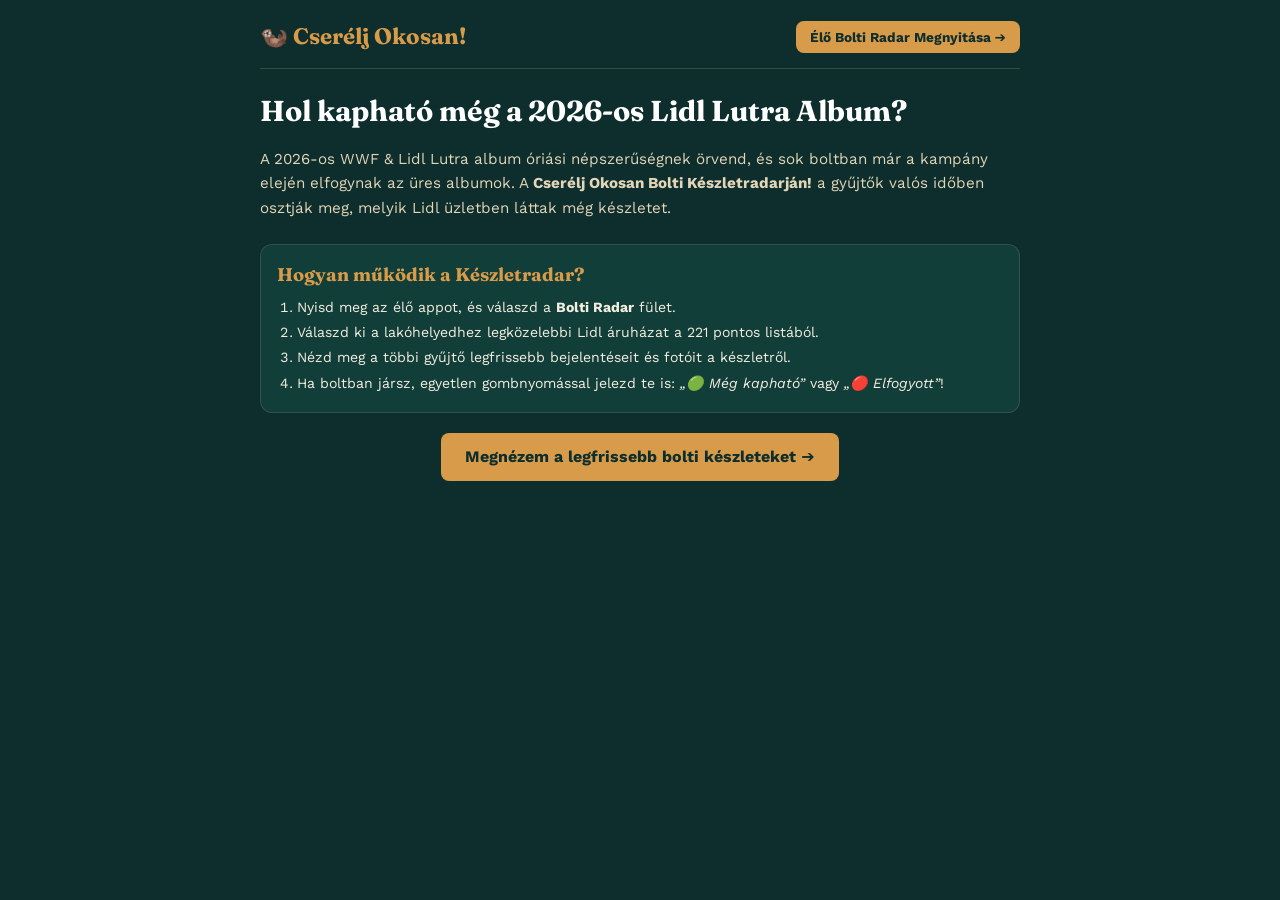
<file: hol-kaphato-lutra-album.html>
<!DOCTYPE html>
<html lang="hu">
<head>
  <meta charset="UTF-8">
  <meta name="viewport" content="width=device-width, initial-scale=1.0">
  <title>Hol kapható a Lutra Album? (Lidl 2026 Készletradar) – Cserélj Okosan!</title>
  <meta name="description" content="Közösségi bolti készletjelentések 221 magyarországi Lidl áruházból. Tudd meg azonnal, hol kapható még fizikai üres Lutra album és hol fogyott el!">
  <link rel="canonical" href="https://csereljokosan.hu/hol-kaphato-lutra-album.html">
  <link rel="preconnect" href="https://fonts.googleapis.com">
  <link rel="preconnect" href="https://fonts.gstatic.com" crossorigin>
  <link href="https://fonts.googleapis.com/css2?family=Fraunces:wght@700&family=Work+Sans:wght@400;600;700&display=swap" rel="stylesheet">
  <link rel="stylesheet" href="style.css">
</head>
<body style="background:var(--water-deep); color:var(--text-primary); font-family:var(--font-body); padding:20px 12px;">
  <div style="max-width:760px; margin:0 auto;">
    <header style="border-bottom:1px solid rgba(243,238,223,0.15); padding-bottom:14px; margin-bottom:20px; display:flex; justify-content:space-between; align-items:center; flex-wrap:wrap; gap:10px;">
      <a href="/" style="text-decoration:none; color:var(--amber); font-family:var(--font-display); font-size:1.4rem; font-weight:700;">🦦 Cserélj Okosan!</a>
      <a href="/" class="btn btn-primary" style="padding:6px 14px; font-size:0.85rem;">Élő Bolti Radar Megnyitása ➔</a>
    </header>

    <h1 style="font-family:var(--font-display); color:#FFF; font-size:1.8rem; margin:0 0 10px;">Hol kapható még a 2026-os Lidl Lutra Album?</h1>
    <p style="font-size:0.95rem; color:var(--sand); line-height:1.6; margin-bottom:24px;">
      A 2026-os WWF & Lidl Lutra album óriási népszerűségnek örvend, és sok boltban már a kampány elején elfogynak az üres albumok. A <strong>Cserélj Okosan Bolti Készletradarján!</strong> a gyűjtők valós időben osztják meg, melyik Lidl üzletben láttak még készletet.
    </p>

    <div class="card" style="margin-bottom:20px;">
      <h2 style="font-size:1.15rem; color:var(--amber); margin-top:0;">Hogyan működik a Készletradar?</h2>
      <ol style="margin:0; padding-left:20px; font-size:0.88rem; line-height:1.8;">
        <li>Nyisd meg az élő appot, és válaszd a <strong>Bolti Radar</strong> fület.</li>
        <li>Válaszd ki a lakóhelyedhez legközelebbi Lidl áruházat a 221 pontos listából.</li>
        <li>Nézd meg a többi gyűjtő legfrissebb bejelentéseit és fotóit a készletről.</li>
        <li>Ha boltban jársz, egyetlen gombnyomással jelezd te is: <em>„🟢 Még kapható”</em> vagy <em>„🔴 Elfogyott”</em>!</li>
      </ol>
    </div>

    <div style="text-align:center; margin-bottom:40px;">
      <a href="/" class="btn btn-primary" style="padding:12px 24px; font-size:1rem; font-weight:700;">
        Megnézem a legfrissebb bolti készleteket ➔
      </a>
    </div>
  </div>
</body>
</html>
</file>
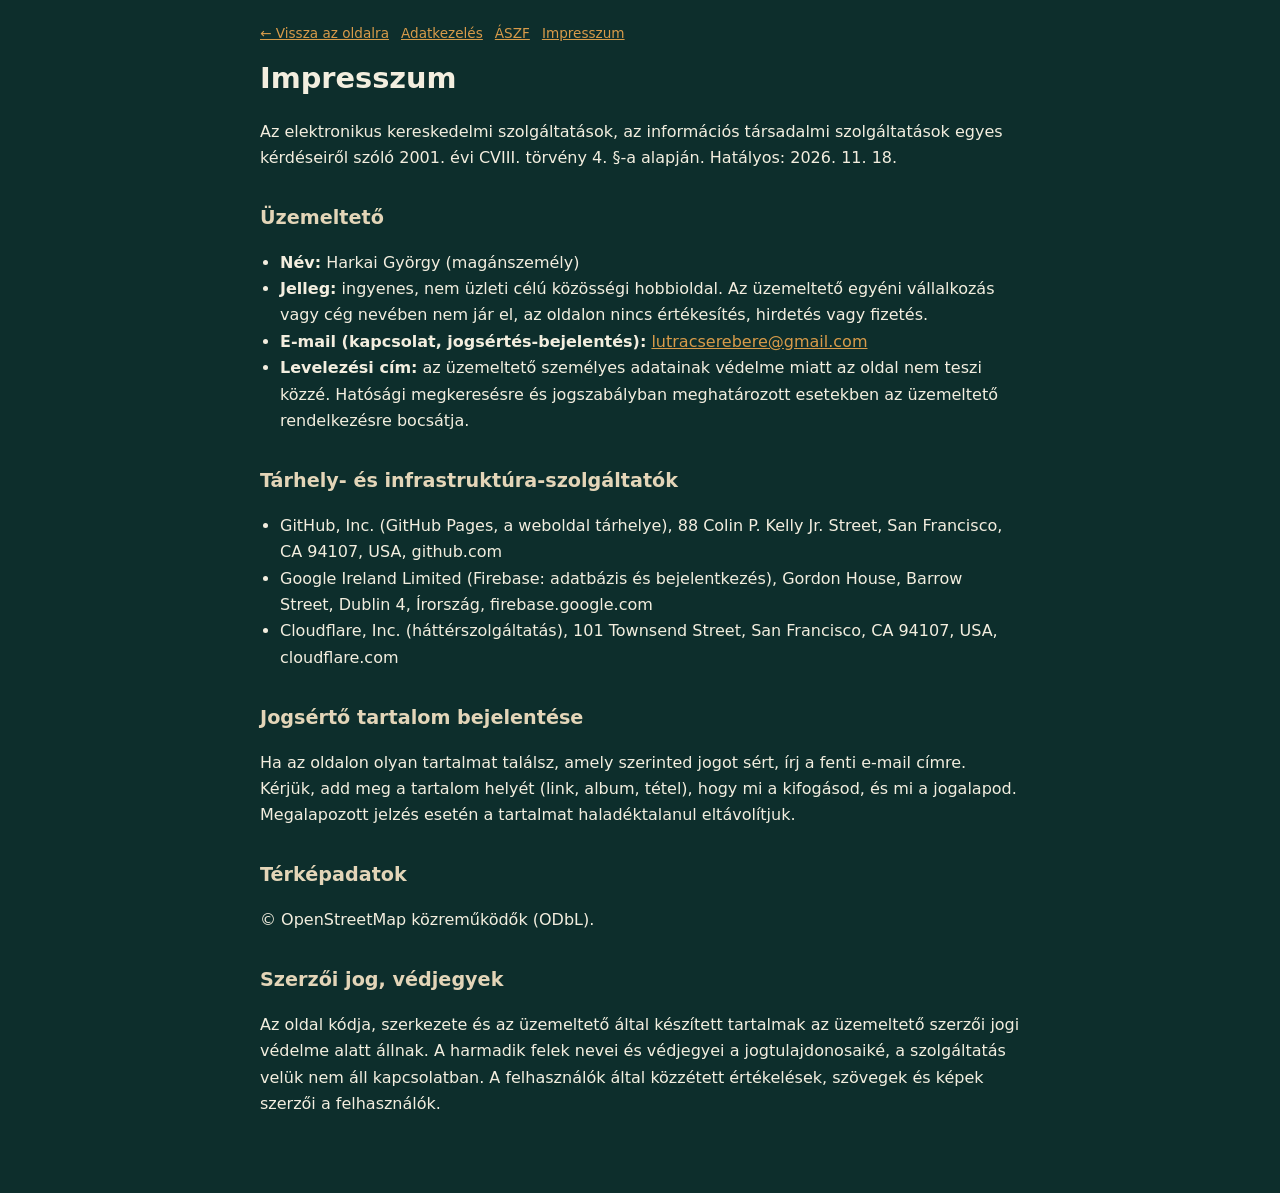
<file: impresszum.html>
<!DOCTYPE html><html lang="hu"><head><meta charset="utf-8"><meta name="viewport" content="width=device-width,initial-scale=1"><title>Impresszum – Cserélj Okosan</title><meta name="robots" content="index,follow"><style>body{margin:0;font-family:system-ui,'Work Sans',sans-serif;background:#0D2E2C;color:#F3EEDF;line-height:1.65}
.w{max-width:760px;margin:0 auto;padding:20px 16px 60px}a{color:#D89B4A}h1{font-size:1.8rem;margin:.3em 0}h2{font-size:1.2rem;margin:1.6em 0 .4em;color:#E3D5B8}
.ph{background:#FFD166;color:#2a1c06;padding:0 4px;border-radius:3px;font-weight:700}.note{border:1px dashed #D89B4A;border-radius:10px;padding:10px 12px;font-size:.85rem;background:rgba(216,155,74,.1)}
ul{padding-left:20px}nav a{margin-right:12px;font-size:.85rem}table{border-collapse:collapse;width:100%;font-size:.88rem}td,th{border:1px solid rgba(227,213,184,.25);padding:6px 8px;text-align:left;vertical-align:top}</style></head><body><div class="w"><nav><a href="./">← Vissza az oldalra</a><a href="adatkezeles.html">Adatkezelés</a><a href="aszf.html">ÁSZF</a><a href="impresszum.html">Impresszum</a></nav><h1>Impresszum</h1><p>Az elektronikus kereskedelmi szolgáltatások, az információs társadalmi szolgáltatások egyes kérdéseiről szóló 2001. évi CVIII. törvény 4. §-a alapján. Hatályos: 2026. 11. 18.</p>
<h2>Üzemeltető</h2><ul><li><strong>Név:</strong> Harkai György (magánszemély)</li><li><strong>Jelleg:</strong> ingyenes, nem üzleti célú közösségi hobbioldal. Az üzemeltető egyéni vállalkozás vagy cég nevében nem jár el, az oldalon nincs értékesítés, hirdetés vagy fizetés.</li><li><strong>E-mail (kapcsolat, jogsértés-bejelentés):</strong> <a href="mailto:lutracserebere@gmail.com">lutracserebere@gmail.com</a></li><li><strong>Levelezési cím:</strong> az üzemeltető személyes adatainak védelme miatt az oldal nem teszi közzé. Hatósági megkeresésre és jogszabályban meghatározott esetekben az üzemeltető rendelkezésre bocsátja.</li></ul>
<h2>Tárhely- és infrastruktúra-szolgáltatók</h2><ul><li>GitHub, Inc. (GitHub Pages, a weboldal tárhelye), 88 Colin P. Kelly Jr. Street, San Francisco, CA 94107, USA, github.com</li><li>Google Ireland Limited (Firebase: adatbázis és bejelentkezés), Gordon House, Barrow Street, Dublin 4, Írország, firebase.google.com</li><li>Cloudflare, Inc. (háttérszolgáltatás), 101 Townsend Street, San Francisco, CA 94107, USA, cloudflare.com</li></ul>
<h2>Jogsértő tartalom bejelentése</h2><p>Ha az oldalon olyan tartalmat találsz, amely szerinted jogot sért, írj a fenti e-mail címre. Kérjük, add meg a tartalom helyét (link, album, tétel), hogy mi a kifogásod, és mi a jogalapod. Megalapozott jelzés esetén a tartalmat haladéktalanul eltávolítjuk.</p>
<h2>Térképadatok</h2><p>© OpenStreetMap közreműködők (ODbL).</p>
<h2>Szerzői jog, védjegyek</h2><p>Az oldal kódja, szerkezete és az üzemeltető által készített tartalmak az üzemeltető szerzői jogi védelme alatt állnak. A harmadik felek nevei és védjegyei a jogtulajdonosaiké, a szolgáltatás velük nem áll kapcsolatban. A felhasználók által közzétett értékelések, szövegek és képek szerzői a felhasználók.</p></div></body></html>
</file>
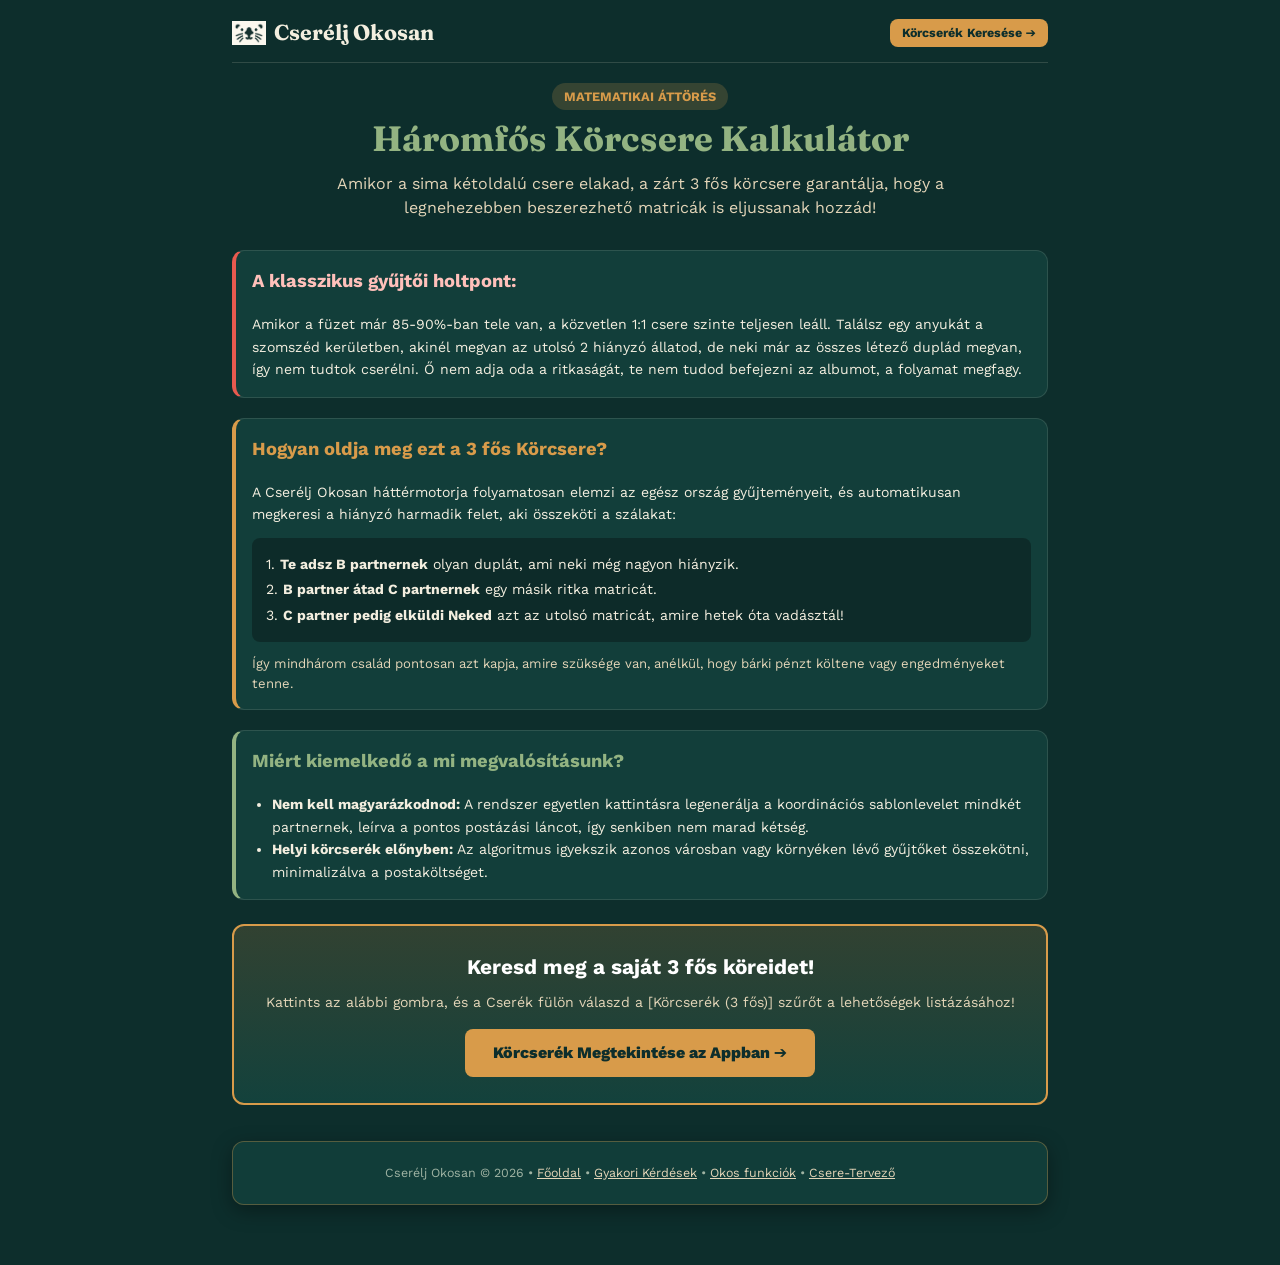
<file: korcsere-kalkulator.html>
<!DOCTYPE html>
<html lang="hu">
<head>
  <meta charset="UTF-8">
  <meta name="viewport" content="width=device-width, initial-scale=1.0">
  <meta name="theme-color" content="#0D2E2C">
  <title>Háromfős Körcsere Kalkulátor – Cserélj Okosan</title>
  <meta name="description" content="Oldd fel a ritka matricák holtpontjait 3 fős körcserével! Te adsz B-nek, B ad C-nek, C ad Neked. Automatikus lánckereső és koordinációs motor.">
  <link rel="canonical" href="https://csereljokosan.hu/korcsere-kalkulator.html">

  <link rel="preconnect" href="https://fonts.googleapis.com">
  <link rel="preconnect" href="https://fonts.gstatic.com" crossorigin>
  <link href="https://fonts.googleapis.com/css2?family=Fraunces:wght@600;700&family=Work+Sans:wght@400;500;600;700&display=swap" rel="stylesheet">
  <link rel="stylesheet" href="style.css">

  <script type="application/ld+json">
  {
    "@context": "https://schema.org",
    "@type": "SoftwareApplication",
    "name": "Háromfős Körcsere Kalkulátor",
    "operatingSystem": "All",
    "applicationCategory": "UtilitiesApplication",
    "url": "https://csereljokosan.hu/korcsere-kalkulator.html",
    "description": "Zárt láncú 3 fős körcsere kalkulátor és egyeztető rendszer gyűjtőknek.",
    "offers": {
      "@type": "Offer",
      "price": "0",
      "priceCurrency": "HUF"
    }
  }
  </script>
</head>
<body>

<div class="page" style="max-width: 840px;">
  <header class="app-header">
    <div class="header-left">
      <a href="index.html" class="btn-brand-home" title="Vissza a kezdőlapra">
        <img src="logo-mark.png" alt="Cserélj Okosan" class="brand-logo-img">
        <span class="brand-text">Cserélj Okosan</span>
      </a>
    </div>
    <div class="header-right">
      <a href="index.html" class="btn btn-primary btn-sm">Körcserék Keresése ➔</a>
    </div>
  </header>

  <main>
    <div style="text-align: center; margin: 20px 0 30px;">
      <span class="album-type-badge" style="font-size: 0.8rem; padding: 4px 12px; margin-bottom: 8px; display: inline-block;">
        Matematikai Áttörés
      </span>
      <h1 style="font-family: var(--font-display); font-size: 2.2rem; color: var(--moss-soft); margin: 0 0 12px; line-height: 1.2;">
        Háromfős Körcsere Kalkulátor
      </h1>
      <p style="color: var(--sand); font-size: 1rem; max-width: 640px; margin: 0 auto;">
        Amikor a sima kétoldalú csere elakad, a zárt 3 fős körcsere garantálja, hogy a legnehezebben beszerezhető matricák is eljussanak hozzád!
      </p>
    </div>

    <!-- 1. BLOKK: A VALÓS ÉLETBELI PROBLÉMA -->
    <div class="card" style="border-left: 4px solid var(--danger); margin-bottom: 20px;">
      <h3 style="margin-top: 0; color: #FFC0BA; font-size: 1.15rem;">A klasszikus gyűjtői holtpont:</h3>
      <p style="font-size: 0.88rem; line-height: 1.6; color: var(--text-primary); margin: 0;">
        Amikor a füzet már 85-90%-ban tele van, a közvetlen 1:1 csere szinte teljesen leáll. Találsz egy anyukát a szomszéd kerületben, akinél megvan az utolsó 2 hiányzó állatod, de neki már az összes létező duplád megvan, így nem tudtok cserélni. Ő nem adja oda a ritkaságát, te nem tudod befejezni az albumot, a folyamat megfagy.
      </p>
    </div>

    <!-- 2. BLOKK: HOGYAN OLDJA MEG A KÖRCSERE? -->
    <div class="card" style="border-left: 4px solid var(--amber); margin-bottom: 20px;">
      <h3 style="margin-top: 0; color: var(--amber); font-size: 1.15rem;">Hogyan oldja meg ezt a 3 fős Körcsere?</h3>
      <p style="font-size: 0.88rem; line-height: 1.6; color: var(--text-primary); margin-bottom: 12px;">
        A Cserélj Okosan háttérmotorja folyamatosan elemzi az egész ország gyűjteményeit, és automatikusan megkeresi a hiányzó harmadik felet, aki összeköti a szálakat:
      </p>

      <div style="background: rgba(0,0,0,0.3); padding: 14px; border-radius: var(--radius-sm); font-size: 0.88rem; line-height: 1.8; margin-bottom: 12px;">
        1. <strong>Te adsz B partnernek</strong> olyan duplát, ami neki még nagyon hiányzik.<br>
        2. <strong>B partner átad C partnernek</strong> egy másik ritka matricát.<br>
        3. <strong>C partner pedig elküldi Neked</strong> azt az utolsó matricát, amire hetek óta vadásztál!
      </div>
      <p style="font-size: 0.82rem; color: var(--sand); margin: 0;">
        Így mindhárom család pontosan azt kapja, amire szüksége van, anélkül, hogy bárki pénzt költene vagy engedményeket tenne.
      </p>
    </div>

    <!-- 3. BLOKK: MIÉRT KIEMELKEDŐ? -->
    <div class="card" style="border-left: 4px solid var(--moss-soft); margin-bottom: 24px;">
      <h3 style="margin-top: 0; color: var(--moss-soft); font-size: 1.15rem;">Miért kiemelkedő a mi megvalósításunk?</h3>
      <ul style="margin: 0; padding-left: 20px; font-size: 0.88rem; line-height: 1.6; color: var(--text-primary);">
        <li><strong>Nem kell magyarázkodnod:</strong> A rendszer egyetlen kattintásra legenerálja a koordinációs sablonlevelet mindkét partnernek, leírva a pontos postázási láncot, így senkiben nem marad kétség.</li>
        <li><strong>Helyi körcserék előnyben:</strong> Az algoritmus igyekszik azonos városban vagy környéken lévő gyűjtőket összekötni, minimalizálva a postaköltséget.</li>
      </ul>
    </div>

    <!-- FELHÍVÁS SÁV -->
    <div class="card" style="text-align: center; border: 2px solid var(--amber); background: linear-gradient(180deg, rgba(216,155,74,0.18) 0%, rgba(20,69,63,0.85) 100%); padding: 26px 18px;">
      <h3 style="margin: 0 0 8px; font-size: 1.3rem; color: #FFF;">Keresd meg a saját 3 fős köreidet!</h3>
      <p style="font-size: 0.88rem; color: var(--sand); margin: 0 0 16px;">
        Kattints az alábbi gombra, és a Cserék fülön válaszd a [Körcserék (3 fős)] szűrőt a lehetőségek listázásához!
      </p>
      <a href="index.html" class="btn btn-primary" style="padding: 12px 28px; font-size: 1rem; font-weight: 800;">
        Körcserék Megtekintése az Appban ➔
      </a>
    </div>
  </main>

  <footer class="support-footer" style="margin-top: 36px;">
    <div style="font-size: 0.78rem; color: var(--text-muted);">
      Cserélj Okosan &copy; 2026 • <a href="index.html" style="color: var(--sand);">Főoldal</a> • <a href="gyik.html" style="color: var(--sand);">Gyakori Kérdések</a> • <a href="okos-funkciok.html" style="color: var(--sand);">Okos funkciók</a> • <a href="csere-tervezo-szimulator.html" style="color: var(--sand);">Csere-Tervező</a>
    </div>
  </footer>
</div>

</body>
</html>
</file>
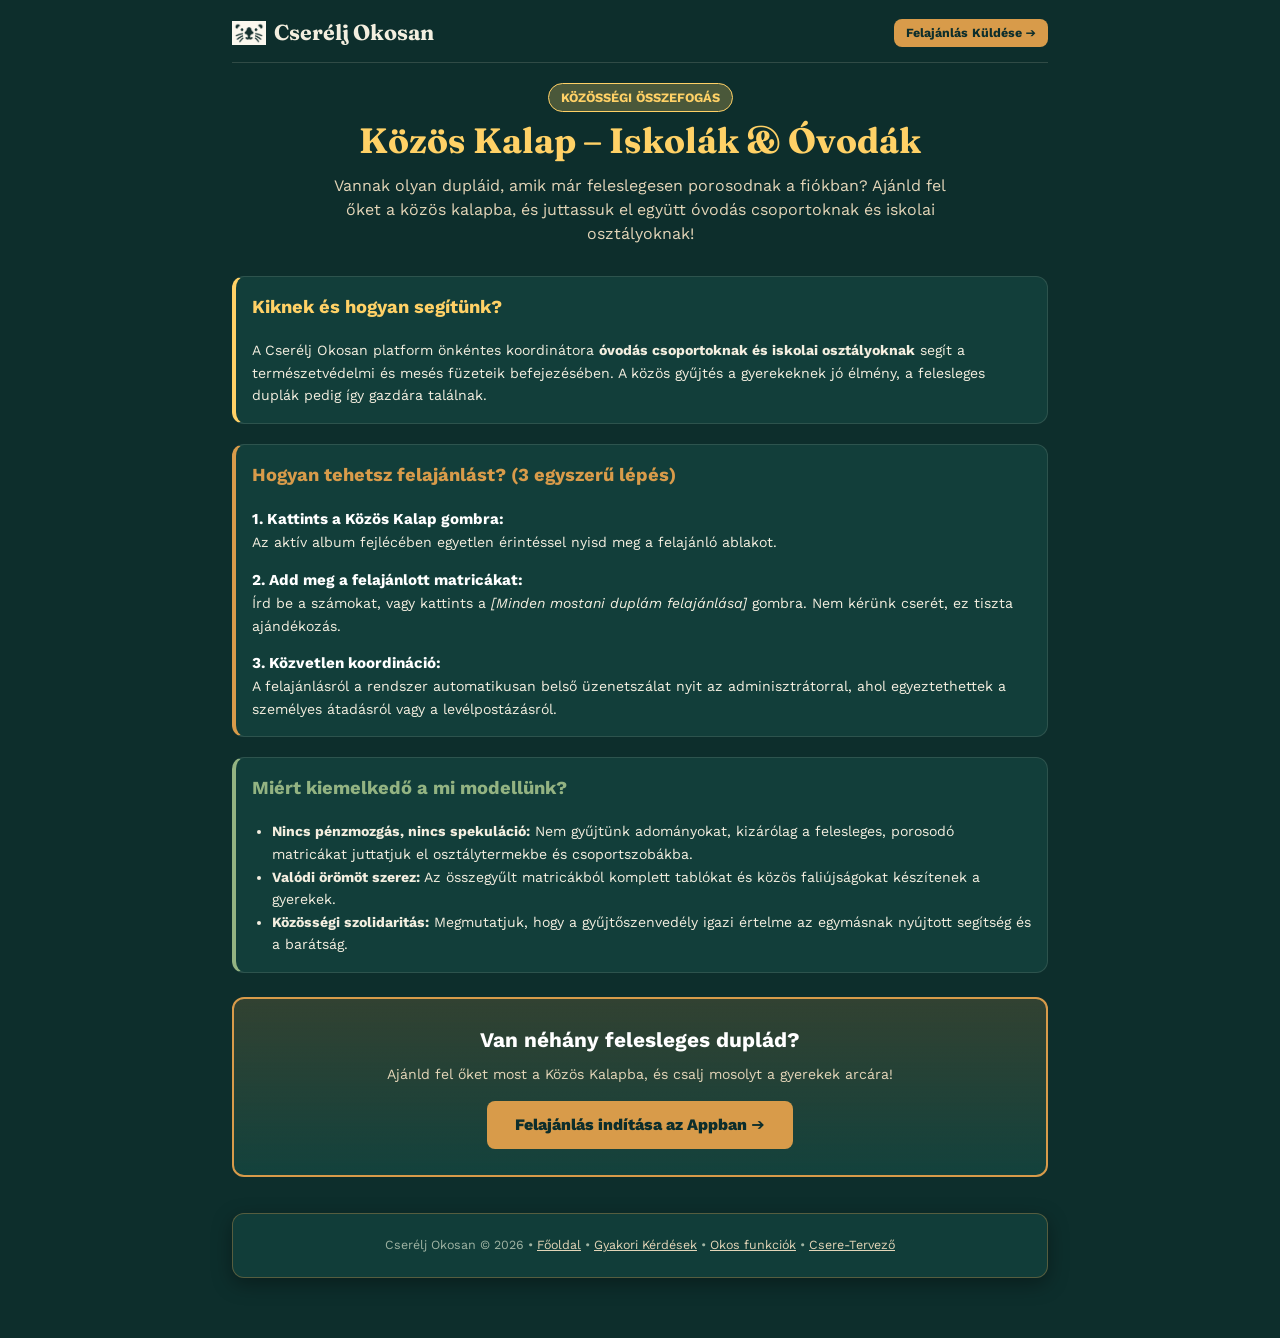
<file: kozos-kalap.html>
<!DOCTYPE html>
<html lang="hu">
<head>
  <meta charset="UTF-8">
  <meta name="viewport" content="width=device-width, initial-scale=1.0">
  <meta name="theme-color" content="#0D2E2C">
  <title>Közös Kalap – Iskolák és Óvodák Megsegítése – Cserélj Okosan</title>
  <meta name="description" content="Segítsünk óvodás csoportoknak és iskolai osztályoknak betölteni a matricaalbumaikat! Ajánld fel felesleges dupláidat a Közös Kalapba.">
  <link rel="canonical" href="https://csereljokosan.hu/kozos-kalap.html">

  <link rel="preconnect" href="https://fonts.googleapis.com">
  <link rel="preconnect" href="https://fonts.gstatic.com" crossorigin>
  <link href="https://fonts.googleapis.com/css2?family=Fraunces:wght@600;700&family=Work+Sans:wght@400;500;600;700&display=swap" rel="stylesheet">
  <link rel="stylesheet" href="style.css">

  <script type="application/ld+json">
  {
    "@context": "https://schema.org",
    "@type": "WebPage",
    "name": "Cserélj Okosan Közös Kalap",
    "url": "https://csereljokosan.hu/kozos-kalap.html",
    "description": "Közösségi matrica- és kártyafelajánló program óvodás csoportok és iskolai osztályok számára."
  }
  </script>
</head>
<body>

<div class="page" style="max-width: 840px;">
  <header class="app-header">
    <div class="header-left">
      <a href="index.html" class="btn-brand-home" title="Vissza a kezdőlapra">
        <img src="logo-mark.png" alt="Cserélj Okosan" class="brand-logo-img">
        <span class="brand-text">Cserélj Okosan</span>
      </a>
    </div>
    <div class="header-right">
      <a href="index.html" class="btn btn-primary btn-sm">Felajánlás Küldése ➔</a>
    </div>
  </header>

  <main>
    <div style="text-align: center; margin: 20px 0 30px;">
      <span class="album-type-badge" style="font-size: 0.8rem; padding: 4px 12px; margin-bottom: 8px; display: inline-block; background: rgba(255,209,102,0.25); color: var(--gift-gold); border: 1px solid var(--gift-gold);">
        Közösségi Összefogás
      </span>
      <h1 style="font-family: var(--font-display); font-size: 2.2rem; color: var(--gift-gold); margin: 0 0 12px; line-height: 1.2;">
        Közös Kalap – Iskolák & Óvodák
      </h1>
      <p style="color: var(--sand); font-size: 1rem; max-width: 640px; margin: 0 auto;">
        Vannak olyan dupláid, amik már feleslegesen porosodnak a fiókban? Ajánld fel őket a közös kalapba, és juttassuk el együtt óvodás csoportoknak és iskolai osztályoknak!
      </p>
    </div>

    <!-- 1. BLOKK: A KEZDEMÉNYEZÉS CÉLJA -->
    <div class="card" style="border-left: 4px solid var(--gift-gold); margin-bottom: 20px;">
      <h3 style="margin-top: 0; color: var(--gift-gold); font-size: 1.15rem;">Kiknek és hogyan segítünk?</h3>
      <p style="font-size: 0.88rem; line-height: 1.6; color: var(--text-primary); margin: 0;">
        A Cserélj Okosan platform önkéntes koordinátora <strong>óvodás csoportoknak és iskolai osztályoknak</strong> segít a természetvédelmi és mesés füzeteik befejezésében. A közös gyűjtés a gyerekeknek jó élmény, a felesleges duplák pedig így gazdára találnak.
      </p>
    </div>

    <!-- 2. BLOKK: HOGYAN MŰKÖDIK A FELAJÁNLÁS? -->
    <div class="card" style="border-left: 4px solid var(--amber); margin-bottom: 20px;">
      <h3 style="margin-top: 0; color: var(--amber); font-size: 1.15rem;">Hogyan tehetsz felajánlást? (3 egyszerű lépés)</h3>
      <div style="display: flex; flex-direction: column; gap: 14px; font-size: 0.88rem; line-height: 1.6;">
        <div>
          <strong style="color: #FFF; font-size: 0.95rem;">1. Kattints a Közös Kalap gombra:</strong>
          <br>Az aktív album fejlécében egyetlen érintéssel nyisd meg a felajánló ablakot.
        </div>
        <div>
          <strong style="color: #FFF; font-size: 0.95rem;">2. Add meg a felajánlott matricákat:</strong>
          <br>Írd be a számokat, vagy kattints a <em>[Minden mostani duplám felajánlása]</em> gombra. Nem kérünk cserét, ez tiszta ajándékozás.
        </div>
        <div>
          <strong style="color: #FFF; font-size: 0.95rem;">3. Közvetlen koordináció:</strong>
          <br>A felajánlásról a rendszer automatikusan belső üzenetszálat nyit az adminisztrátorral, ahol egyeztethettek a személyes átadásról vagy a levélpostázásról.
        </div>
      </div>
    </div>

    <!-- 3. BLOKK: MIÉRT KIEMELKEDŐ ÉS ÁTLÁTHATÓ? -->
    <div class="card" style="border-left: 4px solid var(--moss-soft); margin-bottom: 24px;">
      <h3 style="margin-top: 0; color: var(--moss-soft); font-size: 1.15rem;">Miért kiemelkedő a mi modellünk?</h3>
      <ul style="margin: 0; padding-left: 20px; font-size: 0.88rem; line-height: 1.6; color: var(--text-primary);">
        <li><strong>Nincs pénzmozgás, nincs spekuláció:</strong> Nem gyűjtünk adományokat, kizárólag a felesleges, porosodó matricákat juttatjuk el osztálytermekbe és csoportszobákba.</li>
        <li><strong>Valódi örömöt szerez:</strong> Az összegyűlt matricákból komplett tablókat és közös faliújságokat készítenek a gyerekek.</li>
        <li><strong>Közösségi szolidaritás:</strong> Megmutatjuk, hogy a gyűjtőszenvedély igazi értelme az egymásnak nyújtott segítség és a barátság.</li>
      </ul>
    </div>

    <!-- FELHÍVÁS SÁV -->
    <div class="card" style="text-align: center; border: 2px solid var(--amber); background: linear-gradient(180deg, rgba(216,155,74,0.18) 0%, rgba(20,69,63,0.85) 100%); padding: 26px 18px;">
      <h3 style="margin: 0 0 8px; font-size: 1.3rem; color: #FFF;">Van néhány felesleges duplád?</h3>
      <p style="font-size: 0.88rem; color: var(--sand); margin: 0 0 16px;">
        Ajánld fel őket most a Közös Kalapba, és csalj mosolyt a gyerekek arcára!
      </p>
      <a href="index.html" class="btn btn-primary" style="padding: 12px 28px; font-size: 1rem; font-weight: 800;">
        Felajánlás indítása az Appban ➔
      </a>
    </div>
  </main>

  <footer class="support-footer" style="margin-top: 36px;">
    <div style="font-size: 0.78rem; color: var(--text-muted);">
      Cserélj Okosan &copy; 2026 • <a href="index.html" style="color: var(--sand);">Főoldal</a> • <a href="gyik.html" style="color: var(--sand);">Gyakori Kérdések</a> • <a href="okos-funkciok.html" style="color: var(--sand);">Okos funkciók</a> • <a href="csere-tervezo-szimulator.html" style="color: var(--sand);">Csere-Tervező</a>
    </div>
  </footer>
</div>

</body>
</html>
</file>
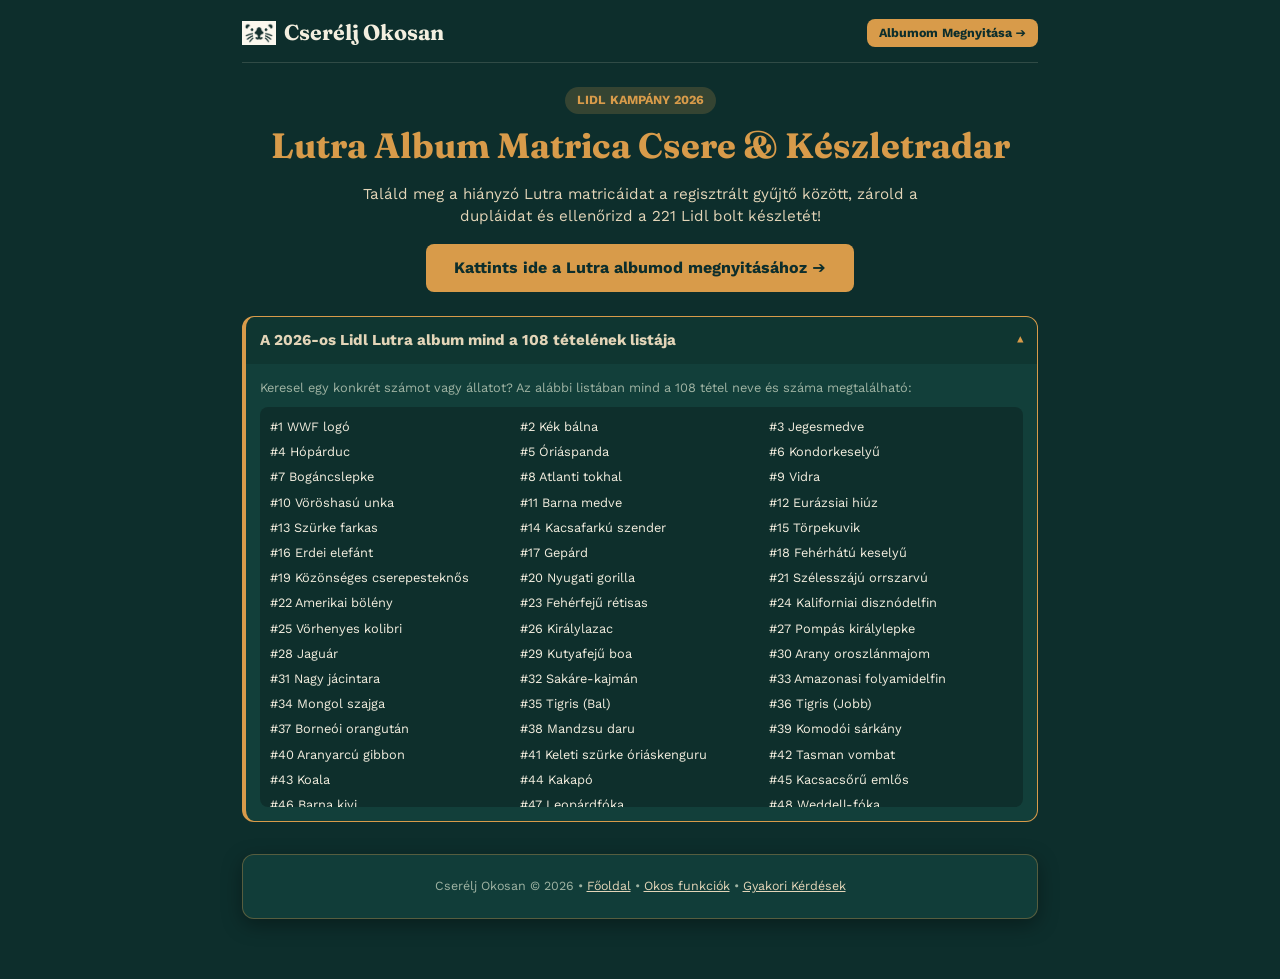
<file: lutra-album-matrica-csere.html>
<!DOCTYPE html>
<html lang="hu">
<head>
  <meta charset="UTF-8">
  <meta name="viewport" content="width=device-width, initial-scale=1.0">
  <meta name="theme-color" content="#0D2E2C">
  <title>Lutra Album Matrica Csere (2026 Lidl / WWF) – Cserélj Okosan</title>
  <meta name="description" content="A 2026-os Lidl Lutra Állatvilág album mind a 108 matricája: teljes számlista, cserepartnerek, készletradar és 3 fős körcsere.">
  <link rel="canonical" href="https://csereljokosan.hu/lutra-album-matrica-csere.html">

  <link rel="preconnect" href="https://fonts.googleapis.com">
  <link rel="preconnect" href="https://fonts.gstatic.com" crossorigin>
  <link href="https://fonts.googleapis.com/css2?family=Fraunces:wght@600;700&family=Work+Sans:wght@400;500;600;700&display=swap" rel="stylesheet">
  <link rel="stylesheet" href="style.css">

  <script type="application/ld+json">
  {
    "@context": "https://schema.org",
    "@type": "CollectionPage",
    "name": "Lutra Album 2026 Matrica Gyűjtemény (Lidl / WWF)",
    "description": "108 matricás természetvédelmi album a Föld védett állatairól.",
    "inLanguage": "hu",
    "url": "https://csereljokosan.hu/lutra-album-matrica-csere.html"
  }
  </script>
</head>
<body>

<div class="page" style="max-width: 820px;">
  <header class="app-header">
    <div class="header-left">
      <a href="index.html" class="btn-brand-home">
        <img src="logo-mark.png" alt="Cserélj Okosan" class="brand-logo-img">
        <span class="brand-text">Cserélj Okosan</span>
      </a>
    </div>
    <div class="header-right">
      <a href="index.html" class="btn btn-primary btn-sm">Albumom Megnyitása ➔</a>
    </div>
  </header>

  <main>
    <div style="text-align: center; margin: 24px 0 24px;">
      <span class="album-type-badge" style="font-size: 0.78rem; padding: 4px 12px; margin-bottom: 6px; display: inline-block;">
        Lidl Kampány 2026
      </span>
      <h1 style="font-family: var(--font-display); font-size: 2.2rem; color: var(--amber); margin: 0 0 10px;">
        Lutra Album Matrica Csere & Készletradar
      </h1>
      <p style="color: var(--sand); font-size: 0.95rem; max-width: 620px; margin: 0 auto 16px;">
        Találd meg a hiányzó Lutra matricáidat a regisztrált gyűjtő között, zárold a dupláidat és ellenőrizd a 221 Lidl bolt készletét!
      </p>
      <a href="index.html" class="btn btn-primary" style="padding: 12px 28px; font-size: 1rem; font-weight: 700;">
        Kattints ide a Lutra albumod megnyitásához ➔
      </a>
    </div>

    <!-- HIVATALOS 108 MATRICA LISTA A GOOGLE LONG-TAIL KERESÉSEKHEZ -->
    <details class="search-accordion" open style="margin-top: 24px; border-left: 4px solid var(--amber);">
      <summary class="search-acc-summary">
        <span>A 2026-os Lidl Lutra album mind a 108 tételének listája</span>
        <span class="acc-chevron">▾</span>
      </summary>
      <div class="search-acc-body">
        <p style="font-size: 0.8rem; color: var(--text-muted); margin: 0 0 10px;">
          Keresel egy konkrét számot vagy állatot? Az alábbi listában mind a 108 tétel neve és száma megtalálható:
        </p>
        <div style="display: grid; grid-template-columns: repeat(auto-fill, minmax(220px, 1fr)); gap: 6px; font-size: 0.8rem; max-height: 400px; overflow-y: auto; background: rgba(0,0,0,0.25); padding: 10px; border-radius: var(--radius-sm);">
          <div>#1 WWF logó</div><div>#2 Kék bálna</div><div>#3 Jegesmedve</div><div>#4 Hópárduc</div><div>#5 Óriáspanda</div>
          <div>#6 Kondorkeselyű</div><div>#7 Bogáncslepke</div><div>#8 Atlanti tokhal</div><div>#9 Vidra</div><div>#10 Vöröshasú unka</div>
          <div>#11 Barna medve</div><div>#12 Eurázsiai hiúz</div><div>#13 Szürke farkas</div><div>#14 Kacsafarkú szender</div><div>#15 Törpekuvik</div>
          <div>#16 Erdei elefánt</div><div>#17 Gepárd</div><div>#18 Fehérhátú keselyű</div><div>#19 Közönséges cserepesteknős</div><div>#20 Nyugati gorilla</div>
          <div>#21 Szélesszájú orrszarvú</div><div>#22 Amerikai bölény</div><div>#23 Fehérfejű rétisas</div><div>#24 Kaliforniai disznódelfin</div><div>#25 Vörhenyes kolibri</div>
          <div>#26 Királylazac</div><div>#27 Pompás királylepke</div><div>#28 Jaguár</div><div>#29 Kutyafejű boa</div><div>#30 Arany oroszlánmajom</div>
          <div>#31 Nagy jácintara</div><div>#32 Sakáre-kajmán</div><div>#33 Amazonasi folyamidelfin</div><div>#34 Mongol szajga</div><div>#35 Tigris (Bal)</div>
          <div>#36 Tigris (Jobb)</div><div>#37 Borneói orangután</div><div>#38 Mandzsu daru</div><div>#39 Komodói sárkány</div><div>#40 Aranyarcú gibbon</div>
          <div>#41 Keleti szürke óriáskenguru</div><div>#42 Tasman vombat</div><div>#43 Koala</div><div>#44 Kakapó</div><div>#45 Kacsacsőrű emlős</div>
          <div>#46 Barna kivi</div><div>#47 Leopárdfóka</div><div>#48 Weddell-fóka</div><div>#49 Császárpingvin</div><div>#50 Adélie-pingvin (Bal)</div>
          <div>#51 Adélie-pingvin (Jobb)</div><div>#52 Galambhojsza</div><div>#53 Antarktiszi krill</div><div>#54 Hosszúszárnyú bálna</div><div>#55 Kardszárnyú delfin (Bal)</div>
          <div>#56 Kardszárnyú delfin (Jobb)</div><div>#57 Óriáscápa</div><div>#58 Kúpos fóka</div><div>#59 Parti lile</div><div>#60 Barna delfin</div>
          <div>#61 Dodó</div><div>#62 Vékonycsőrű póling</div><div>#63 Erszényesfarkas</div><div>#64 Tarpán</div><div>#65 Vándorgalamb</div>
          <div>#66 Őstulok</div><div>#67 Elefántmadár</div><div>#68 Korallszirti patkány</div><div>#69 Jávai orrszarvú</div><div>#70 Mezei hörcsög</div>
          <div>#71 Röviduszonyú makócápa</div><div>#72 Európai angolna</div><div>#73 Spix-ara</div><div>#74 Vastagfarkú oposszum</div><div>#75 Arab bejza</div>
          <div>#76 Fehérfarkú gnú</div><div>#77 Európai bölény</div><div>#78 Nagy szikibagoly</div><div>#79 Vörös kánya</div><div>#80 Mallorcai béka</div>
          <div>#81 Élőhelyek elvesztése</div><div>#82 Élelmiszeripar</div><div>#83 Szennyezés</div><div>#84 Túlzott kizsákmányolás (Bal)</div><div>#85 Túlzott kizsákmányolás (Jobb)</div>
          <div>#86 Túlhalászás</div><div>#87 Műanyaghulladék</div><div>#88 Folyószabályozás</div><div>#89 Erőforrások</div><div>#90 Éghajlatváltozás</div>
          <div>#91 Inváziós fajok</div><div>#92 Védett területek</div><div>#93 Élelmiszerrendszer</div><div>#94 Megújuló energia</div><div>#95 Természetalapú megoldások</div>
          <div>#96 Közösségi bevonás</div><div>#97 WWF hazai programok</div><div>#98 WWF erdőprogram</div><div>#99 Vizesélőhelyek</div><div>#100 Klímaprogramok</div>
          <div>#101 Környezeti nevelés</div><div>#102 Jelképes örökbefogadás</div><div>#103 Természetmegfigyelés</div><div>#104 Kihívások otthon</div><div>#105 Vadon élő állatok</div>
          <div>#106 Biotermékek</div><div>#107 Vadvirágos rétek</div><div>#108 Planetary Health Diet</div>
        </div>
      </div>
    </details>
  </main>

  <footer class="support-footer" style="margin-top: 32px;">
    <div style="font-size: 0.78rem; color: var(--text-muted);">
      Cserélj Okosan &copy; 2026 • <a href="index.html" style="color: var(--sand);">Főoldal</a> • <a href="okos-funkciok.html" style="color: var(--sand);">Okos funkciók</a> • <a href="gyik.html" style="color: var(--sand);">Gyakori Kérdések</a>
    </div>
  </footer>
</div>

</body>
</html>
</file>
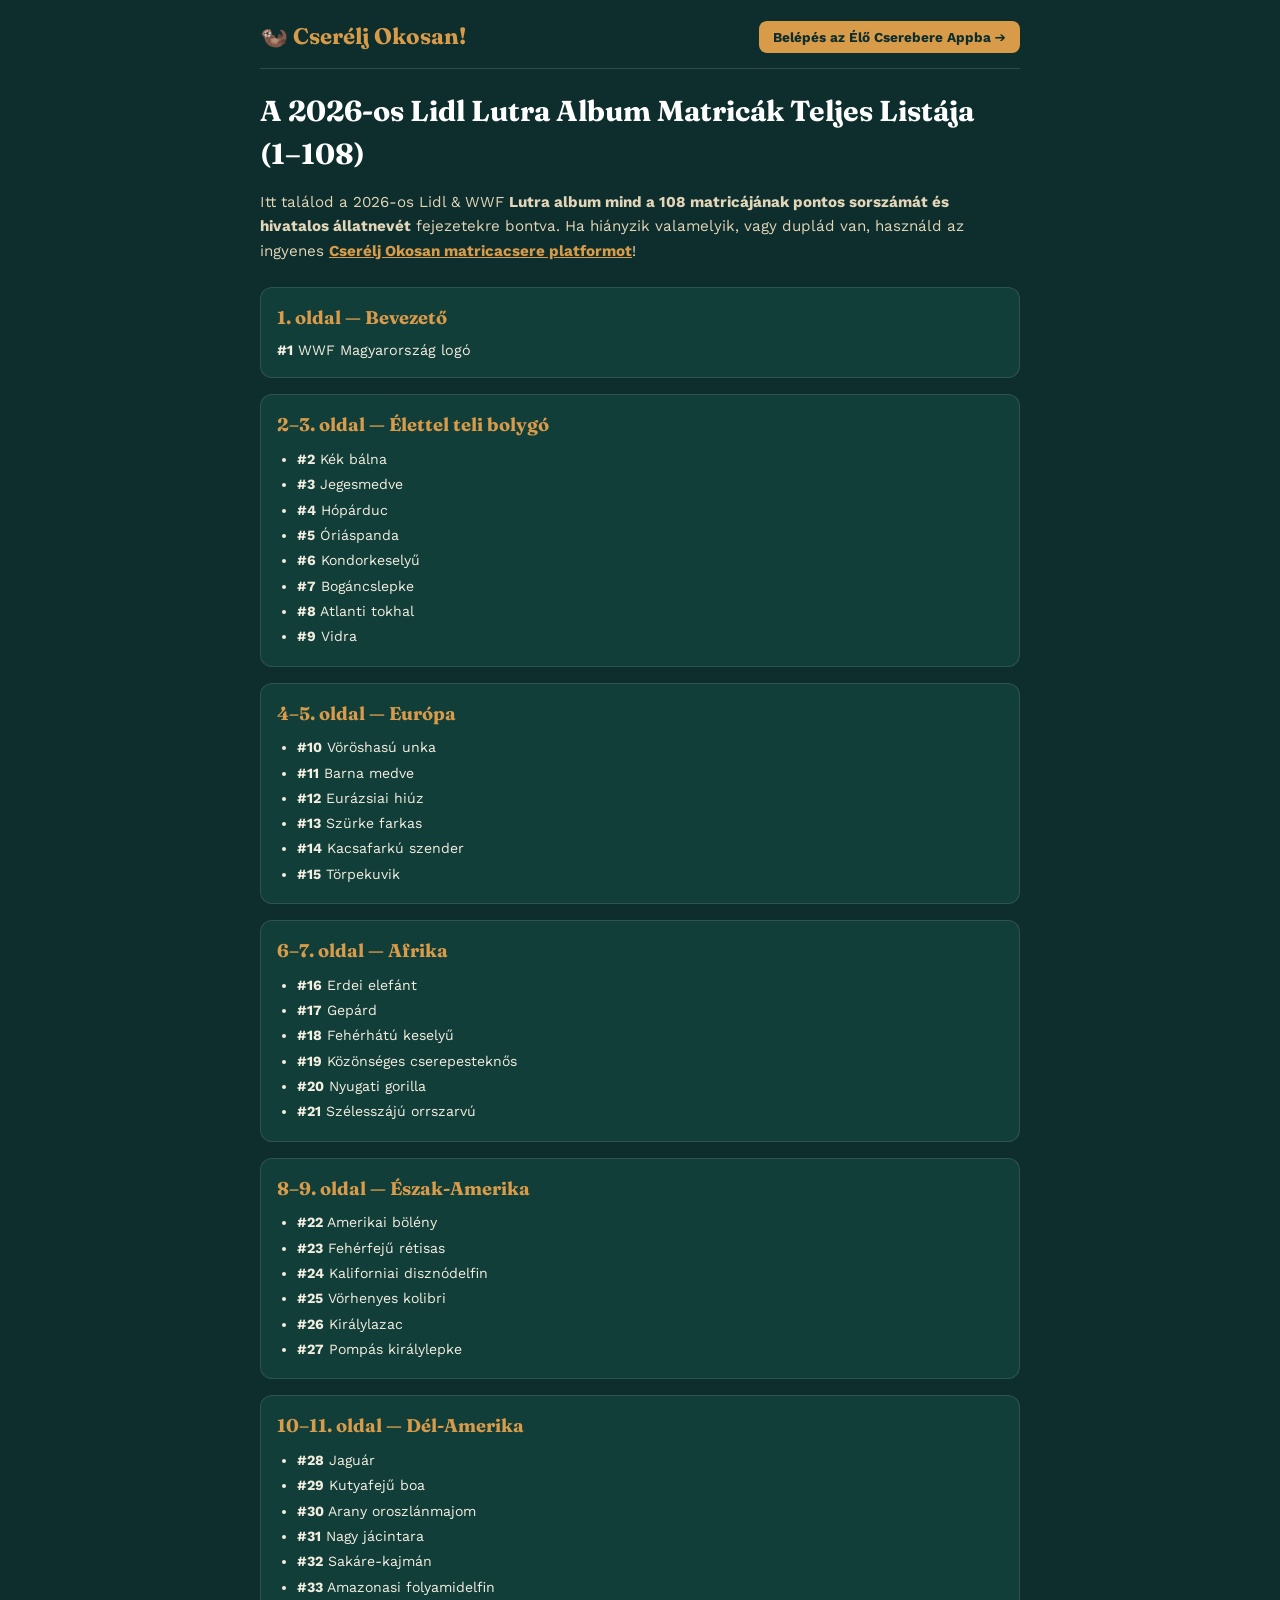
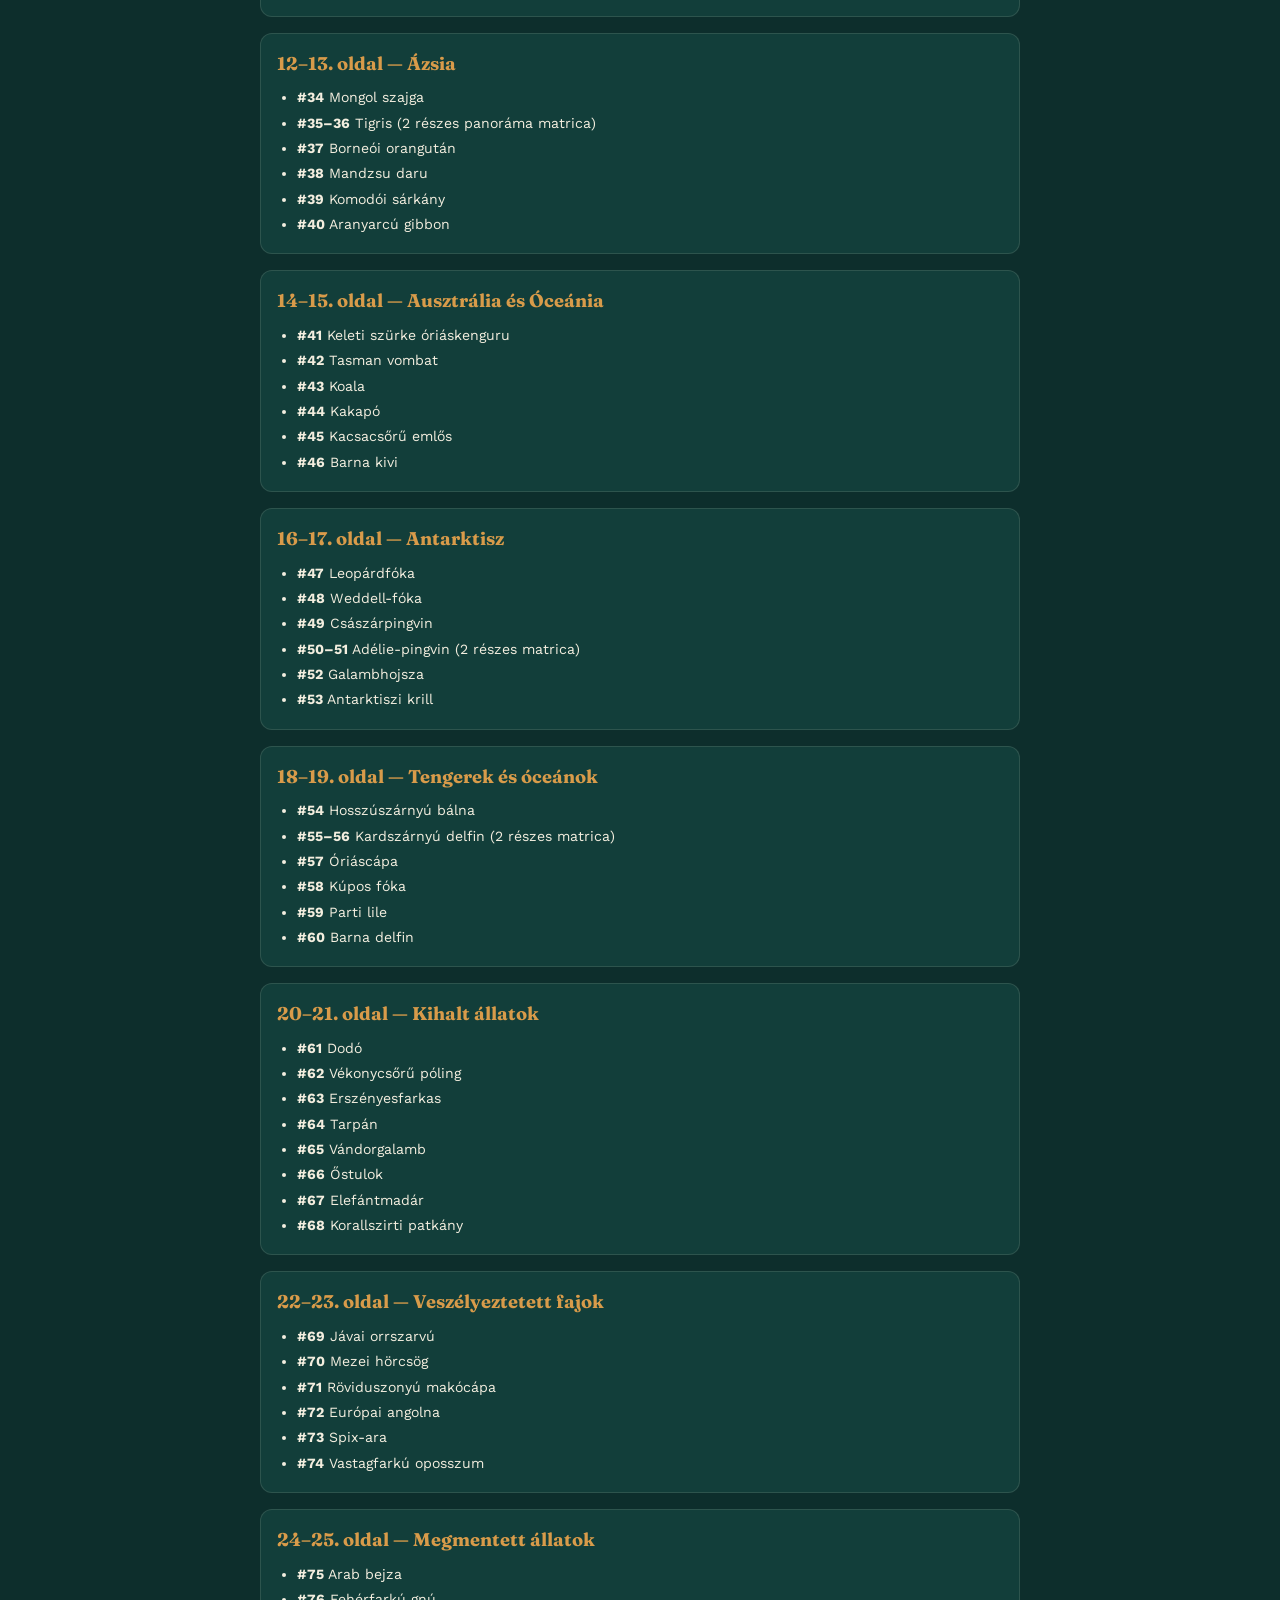
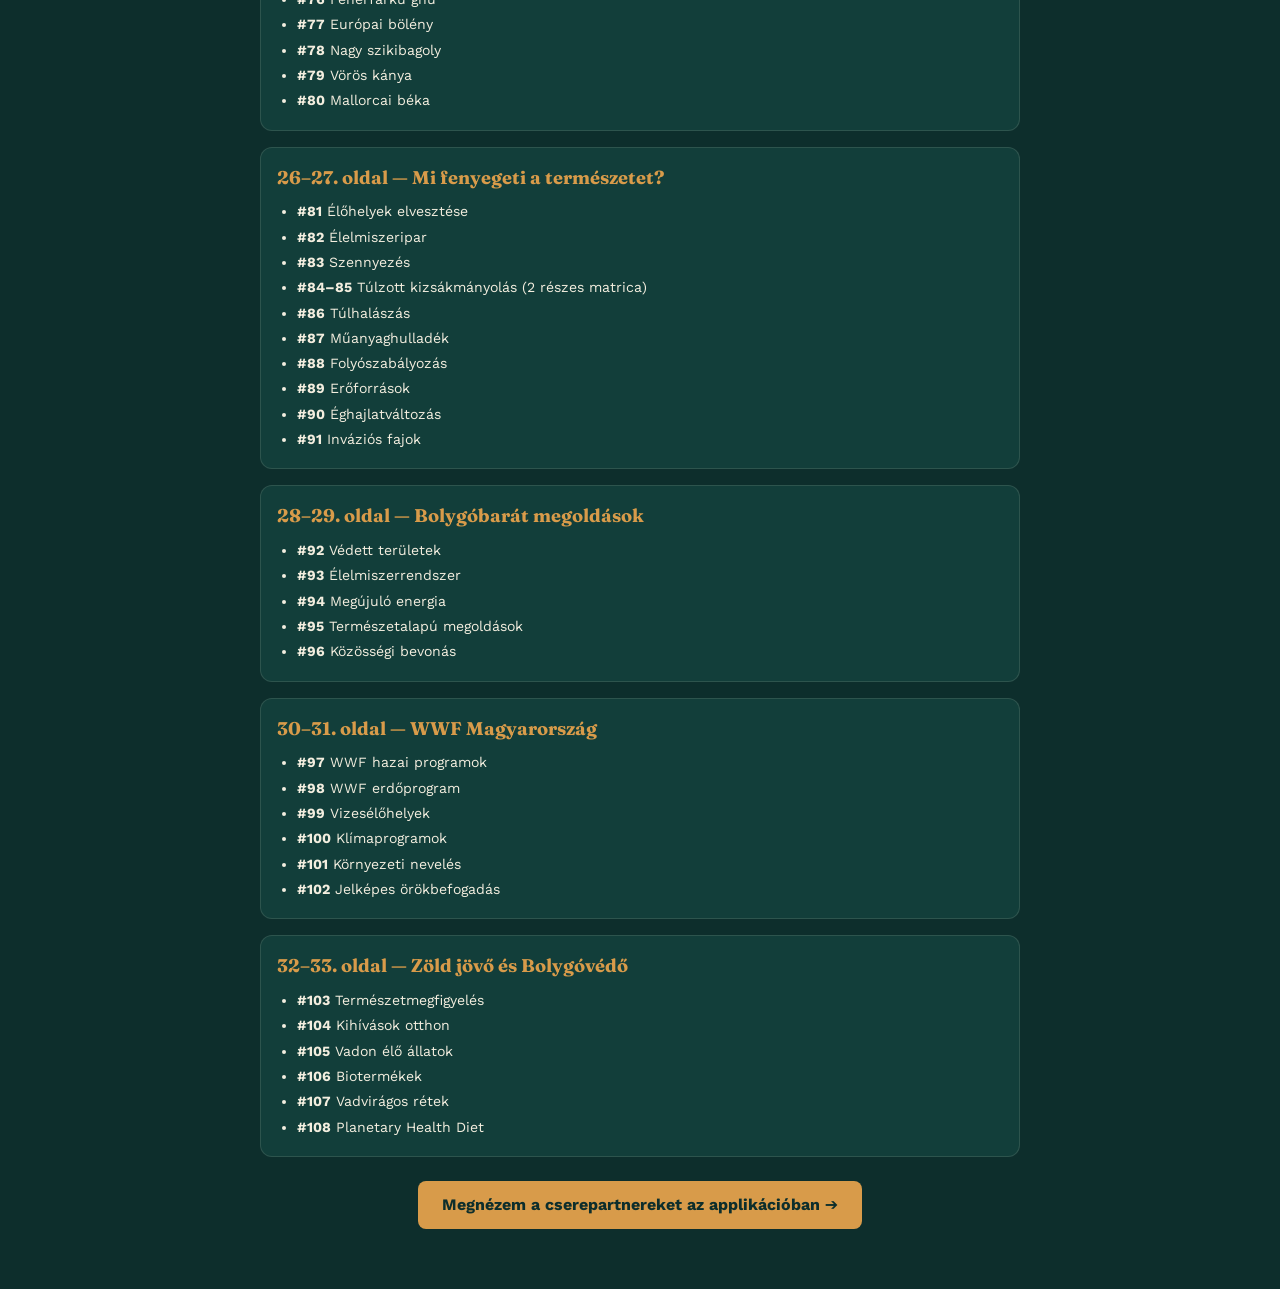
<file: lutra-album-matricak-listaja.html>
<!DOCTYPE html>
<html lang="hu">
<head>
  <meta charset="UTF-8">
  <meta name="viewport" content="width=device-width, initial-scale=1.0">
  <title>Lutra Album Matricák Teljes Listája (1-108) – Állatnevek & Számok | Cserélj Okosan!</title>
  <meta name="description" content="A 2026-os Lidl WWF Lutra album mind a 108 matricájának teljes, hivatalos listája állatnevekkel és fejezetekkel. Keresd meg a hiányzóidat és cserélj online!">
  <link rel="canonical" href="https://csereljokosan.hu/lutra-album-matricak-listaja.html">
  <link rel="preconnect" href="https://fonts.googleapis.com">
  <link rel="preconnect" href="https://fonts.gstatic.com" crossorigin>
  <link href="https://fonts.googleapis.com/css2?family=Fraunces:wght@700&family=Work+Sans:wght@400;600;700&display=swap" rel="stylesheet">
  <link rel="stylesheet" href="style.css">
</head>
<body style="background:var(--water-deep); color:var(--text-primary); font-family:var(--font-body); padding:20px 12px;">
  <div style="max-width:760px; margin:0 auto;">
    <header style="border-bottom:1px solid rgba(243,238,223,0.15); padding-bottom:14px; margin-bottom:20px; display:flex; justify-content:space-between; align-items:center; flex-wrap:wrap; gap:10px;">
      <a href="/" style="text-decoration:none; color:var(--amber); font-family:var(--font-display); font-size:1.4rem; font-weight:700;">🦦 Cserélj Okosan!</a>
      <a href="/" class="btn btn-primary" style="padding:6px 14px; font-size:0.85rem;">Belépés az Élő Cserebere Appba ➔</a>
    </header>

    <h1 style="font-family:var(--font-display); color:#FFF; font-size:1.8rem; margin:0 0 10px;">A 2026-os Lidl Lutra Album Matricák Teljes Listája (1–108)</h1>
    <p style="font-size:0.95rem; color:var(--sand); line-height:1.6; margin-bottom:24px;">
      Itt találod a 2026-os Lidl & WWF <strong>Lutra album mind a 108 matricájának pontos sorszámát és hivatalos állatnevét</strong> fejezetekre bontva. Ha hiányzik valamelyik, vagy duplád van, használd az ingyenes <a href="/" style="color:var(--amber); font-weight:700;">Cserélj Okosan matricacsere platformot</a>!
    </p>

    <!-- 1. Fejezet -->
    <div class="card" style="margin-bottom:16px;">
      <h2 style="font-size:1.15rem; color:var(--amber); margin:0 0 8px;">1. oldal — Bevezető</h2>
      <p style="margin:0; font-size:0.9rem;"><strong>#1</strong> WWF Magyarország logó</p>
    </div>

    <!-- 2. Fejezet -->
    <div class="card" style="margin-bottom:16px;">
      <h2 style="font-size:1.15rem; color:var(--amber); margin:0 0 8px;">2–3. oldal — Élettel teli bolygó</h2>
      <ul style="margin:0; padding-left:20px; font-size:0.88rem; line-height:1.8;">
        <li><strong>#2</strong> Kék bálna</li>
        <li><strong>#3</strong> Jegesmedve</li>
        <li><strong>#4</strong> Hópárduc</li>
        <li><strong>#5</strong> Óriáspanda</li>
        <li><strong>#6</strong> Kondorkeselyű</li>
        <li><strong>#7</strong> Bogáncslepke</li>
        <li><strong>#8</strong> Atlanti tokhal</li>
        <li><strong>#9</strong> Vidra</li>
      </ul>
    </div>

    <!-- 3. Fejezet -->
    <div class="card" style="margin-bottom:16px;">
      <h2 style="font-size:1.15rem; color:var(--amber); margin:0 0 8px;">4–5. oldal — Európa</h2>
      <ul style="margin:0; padding-left:20px; font-size:0.88rem; line-height:1.8;">
        <li><strong>#10</strong> Vöröshasú unka</li>
        <li><strong>#11</strong> Barna medve</li>
        <li><strong>#12</strong> Eurázsiai hiúz</li>
        <li><strong>#13</strong> Szürke farkas</li>
        <li><strong>#14</strong> Kacsafarkú szender</li>
        <li><strong>#15</strong> Törpekuvik</li>
      </ul>
    </div>

    <!-- 4. Fejezet -->
    <div class="card" style="margin-bottom:16px;">
      <h2 style="font-size:1.15rem; color:var(--amber); margin:0 0 8px;">6–7. oldal — Afrika</h2>
      <ul style="margin:0; padding-left:20px; font-size:0.88rem; line-height:1.8;">
        <li><strong>#16</strong> Erdei elefánt</li>
        <li><strong>#17</strong> Gepárd</li>
        <li><strong>#18</strong> Fehérhátú keselyű</li>
        <li><strong>#19</strong> Közönséges cserepesteknős</li>
        <li><strong>#20</strong> Nyugati gorilla</li>
        <li><strong>#21</strong> Szélesszájú orrszarvú</li>
      </ul>
    </div>

    <!-- 5. Fejezet -->
    <div class="card" style="margin-bottom:16px;">
      <h2 style="font-size:1.15rem; color:var(--amber); margin:0 0 8px;">8–9. oldal — Észak-Amerika</h2>
      <ul style="margin:0; padding-left:20px; font-size:0.88rem; line-height:1.8;">
        <li><strong>#22</strong> Amerikai bölény</li>
        <li><strong>#23</strong> Fehérfejű rétisas</li>
        <li><strong>#24</strong> Kaliforniai disznódelfin</li>
        <li><strong>#25</strong> Vörhenyes kolibri</li>
        <li><strong>#26</strong> Királylazac</li>
        <li><strong>#27</strong> Pompás királylepke</li>
      </ul>
    </div>

    <!-- 6. Fejezet -->
    <div class="card" style="margin-bottom:16px;">
      <h2 style="font-size:1.15rem; color:var(--amber); margin:0 0 8px;">10–11. oldal — Dél-Amerika</h2>
      <ul style="margin:0; padding-left:20px; font-size:0.88rem; line-height:1.8;">
        <li><strong>#28</strong> Jaguár</li>
        <li><strong>#29</strong> Kutyafejű boa</li>
        <li><strong>#30</strong> Arany oroszlánmajom</li>
        <li><strong>#31</strong> Nagy jácintara</li>
        <li><strong>#32</strong> Sakáre-kajmán</li>
        <li><strong>#33</strong> Amazonasi folyamidelfin</li>
      </ul>
    </div>

    <!-- 7. Fejezet -->
    <div class="card" style="margin-bottom:16px;">
      <h2 style="font-size:1.15rem; color:var(--amber); margin:0 0 8px;">12–13. oldal — Ázsia</h2>
      <ul style="margin:0; padding-left:20px; font-size:0.88rem; line-height:1.8;">
        <li><strong>#34</strong> Mongol szajga</li>
        <li><strong>#35–36</strong> Tigris (2 részes panoráma matrica)</li>
        <li><strong>#37</strong> Borneói orangután</li>
        <li><strong>#38</strong> Mandzsu daru</li>
        <li><strong>#39</strong> Komodói sárkány</li>
        <li><strong>#40</strong> Aranyarcú gibbon</li>
      </ul>
    </div>

    <!-- 8. Fejezet -->
    <div class="card" style="margin-bottom:16px;">
      <h2 style="font-size:1.15rem; color:var(--amber); margin:0 0 8px;">14–15. oldal — Ausztrália és Óceánia</h2>
      <ul style="margin:0; padding-left:20px; font-size:0.88rem; line-height:1.8;">
        <li><strong>#41</strong> Keleti szürke óriáskenguru</li>
        <li><strong>#42</strong> Tasman vombat</li>
        <li><strong>#43</strong> Koala</li>
        <li><strong>#44</strong> Kakapó</li>
        <li><strong>#45</strong> Kacsacsőrű emlős</li>
        <li><strong>#46</strong> Barna kivi</li>
      </ul>
    </div>

    <!-- 9. Fejezet -->
    <div class="card" style="margin-bottom:16px;">
      <h2 style="font-size:1.15rem; color:var(--amber); margin:0 0 8px;">16–17. oldal — Antarktisz</h2>
      <ul style="margin:0; padding-left:20px; font-size:0.88rem; line-height:1.8;">
        <li><strong>#47</strong> Leopárdfóka</li>
        <li><strong>#48</strong> Weddell-fóka</li>
        <li><strong>#49</strong> Császárpingvin</li>
        <li><strong>#50–51</strong> Adélie-pingvin (2 részes matrica)</li>
        <li><strong>#52</strong> Galambhojsza</li>
        <li><strong>#53</strong> Antarktiszi krill</li>
      </ul>
    </div>

    <!-- 10. Fejezet -->
    <div class="card" style="margin-bottom:16px;">
      <h2 style="font-size:1.15rem; color:var(--amber); margin:0 0 8px;">18–19. oldal — Tengerek és óceánok</h2>
      <ul style="margin:0; padding-left:20px; font-size:0.88rem; line-height:1.8;">
        <li><strong>#54</strong> Hosszúszárnyú bálna</li>
        <li><strong>#55–56</strong> Kardszárnyú delfin (2 részes matrica)</li>
        <li><strong>#57</strong> Óriáscápa</li>
        <li><strong>#58</strong> Kúpos fóka</li>
        <li><strong>#59</strong> Parti lile</li>
        <li><strong>#60</strong> Barna delfin</li>
      </ul>
    </div>

    <!-- 11. Fejezet -->
    <div class="card" style="margin-bottom:16px;">
      <h2 style="font-size:1.15rem; color:var(--amber); margin:0 0 8px;">20–21. oldal — Kihalt állatok</h2>
      <ul style="margin:0; padding-left:20px; font-size:0.88rem; line-height:1.8;">
        <li><strong>#61</strong> Dodó</li>
        <li><strong>#62</strong> Vékonycsőrű póling</li>
        <li><strong>#63</strong> Erszényesfarkas</li>
        <li><strong>#64</strong> Tarpán</li>
        <li><strong>#65</strong> Vándorgalamb</li>
        <li><strong>#66</strong> Őstulok</li>
        <li><strong>#67</strong> Elefántmadár</li>
        <li><strong>#68</strong> Korallszirti patkány</li>
      </ul>
    </div>

    <!-- 12. Fejezet -->
    <div class="card" style="margin-bottom:16px;">
      <h2 style="font-size:1.15rem; color:var(--amber); margin:0 0 8px;">22–23. oldal — Veszélyeztetett fajok</h2>
      <ul style="margin:0; padding-left:20px; font-size:0.88rem; line-height:1.8;">
        <li><strong>#69</strong> Jávai orrszarvú</li>
        <li><strong>#70</strong> Mezei hörcsög</li>
        <li><strong>#71</strong> Röviduszonyú makócápa</li>
        <li><strong>#72</strong> Európai angolna</li>
        <li><strong>#73</strong> Spix-ara</li>
        <li><strong>#74</strong> Vastagfarkú oposszum</li>
      </ul>
    </div>

    <!-- 13. Fejezet -->
    <div class="card" style="margin-bottom:16px;">
      <h2 style="font-size:1.15rem; color:var(--amber); margin:0 0 8px;">24–25. oldal — Megmentett állatok</h2>
      <ul style="margin:0; padding-left:20px; font-size:0.88rem; line-height:1.8;">
        <li><strong>#75</strong> Arab bejza</li>
        <li><strong>#76</strong> Fehérfarkú gnú</li>
        <li><strong>#77</strong> Európai bölény</li>
        <li><strong>#78</strong> Nagy szikibagoly</li>
        <li><strong>#79</strong> Vörös kánya</li>
        <li><strong>#80</strong> Mallorcai béka</li>
      </ul>
    </div>

    <!-- 14. Fejezet -->
    <div class="card" style="margin-bottom:16px;">
      <h2 style="font-size:1.15rem; color:var(--amber); margin:0 0 8px;">26–27. oldal — Mi fenyegeti a természetet?</h2>
      <ul style="margin:0; padding-left:20px; font-size:0.88rem; line-height:1.8;">
        <li><strong>#81</strong> Élőhelyek elvesztése</li>
        <li><strong>#82</strong> Élelmiszeripar</li>
        <li><strong>#83</strong> Szennyezés</li>
        <li><strong>#84–85</strong> Túlzott kizsákmányolás (2 részes matrica)</li>
        <li><strong>#86</strong> Túlhalászás</li>
        <li><strong>#87</strong> Műanyaghulladék</li>
        <li><strong>#88</strong> Folyószabályozás</li>
        <li><strong>#89</strong> Erőforrások</li>
        <li><strong>#90</strong> Éghajlatváltozás</li>
        <li><strong>#91</strong> Inváziós fajok</li>
      </ul>
    </div>

    <!-- 15. Fejezet -->
    <div class="card" style="margin-bottom:16px;">
      <h2 style="font-size:1.15rem; color:var(--amber); margin:0 0 8px;">28–29. oldal — Bolygóbarát megoldások</h2>
      <ul style="margin:0; padding-left:20px; font-size:0.88rem; line-height:1.8;">
        <li><strong>#92</strong> Védett területek</li>
        <li><strong>#93</strong> Élelmiszerrendszer</li>
        <li><strong>#94</strong> Megújuló energia</li>
        <li><strong>#95</strong> Természetalapú megoldások</li>
        <li><strong>#96</strong> Közösségi bevonás</li>
      </ul>
    </div>

    <!-- 16. Fejezet -->
    <div class="card" style="margin-bottom:16px;">
      <h2 style="font-size:1.15rem; color:var(--amber); margin:0 0 8px;">30–31. oldal — WWF Magyarország</h2>
      <ul style="margin:0; padding-left:20px; font-size:0.88rem; line-height:1.8;">
        <li><strong>#97</strong> WWF hazai programok</li>
        <li><strong>#98</strong> WWF erdőprogram</li>
        <li><strong>#99</strong> Vizesélőhelyek</li>
        <li><strong>#100</strong> Klímaprogramok</li>
        <li><strong>#101</strong> Környezeti nevelés</li>
        <li><strong>#102</strong> Jelképes örökbefogadás</li>
      </ul>
    </div>

    <!-- 17-18. Fejezet -->
    <div class="card" style="margin-bottom:24px;">
      <h2 style="font-size:1.15rem; color:var(--amber); margin:0 0 8px;">32–33. oldal — Zöld jövő és Bolygóvédő</h2>
      <ul style="margin:0; padding-left:20px; font-size:0.88rem; line-height:1.8;">
        <li><strong>#103</strong> Természetmegfigyelés</li>
        <li><strong>#104</strong> Kihívások otthon</li>
        <li><strong>#105</strong> Vadon élő állatok</li>
        <li><strong>#106</strong> Biotermékek</li>
        <li><strong>#107</strong> Vadvirágos rétek</li>
        <li><strong>#108</strong> Planetary Health Diet</li>
      </ul>
    </div>

    <div style="text-align:center; margin-bottom:40px;">
      <a href="/" class="btn btn-primary" style="padding:12px 24px; font-size:1rem; font-weight:700;">
        Megnézem a cserepartnereket az applikációban ➔
      </a>
    </div>
  </div>
</body>
</html>
</file>
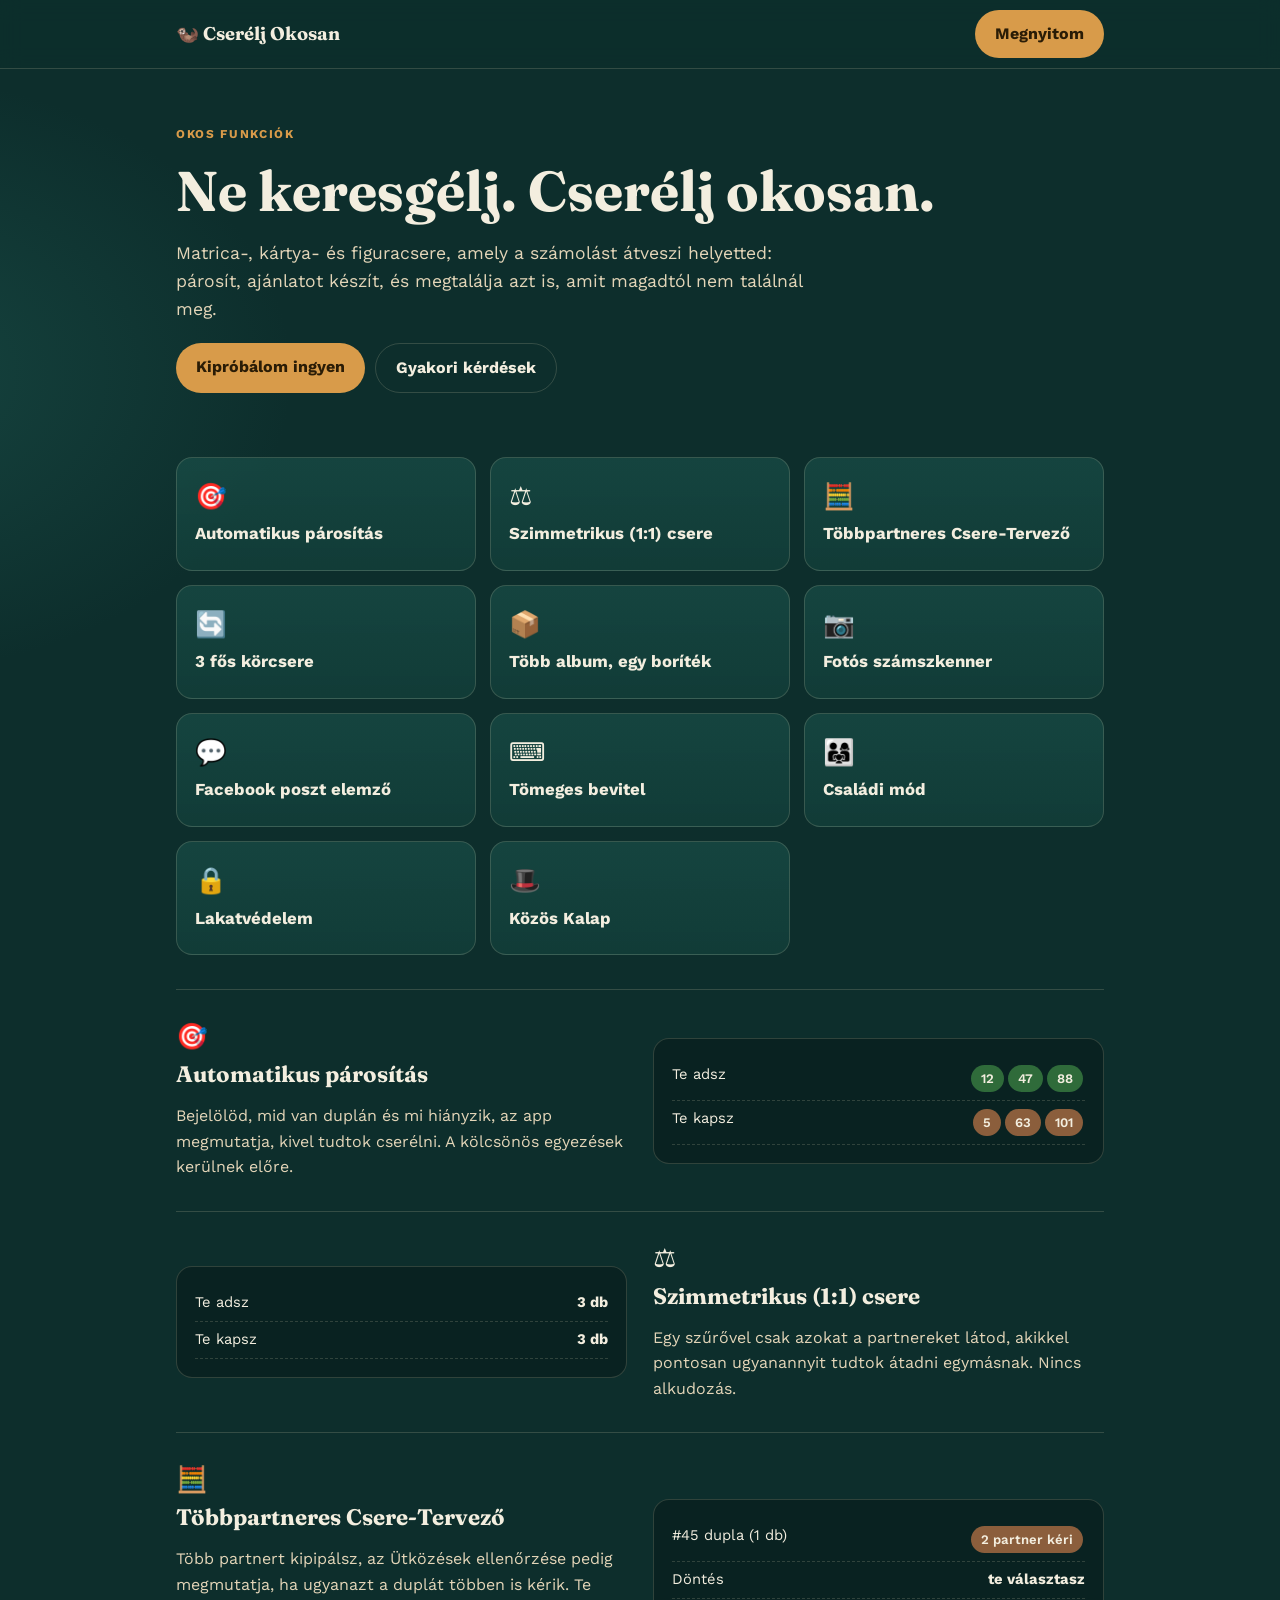
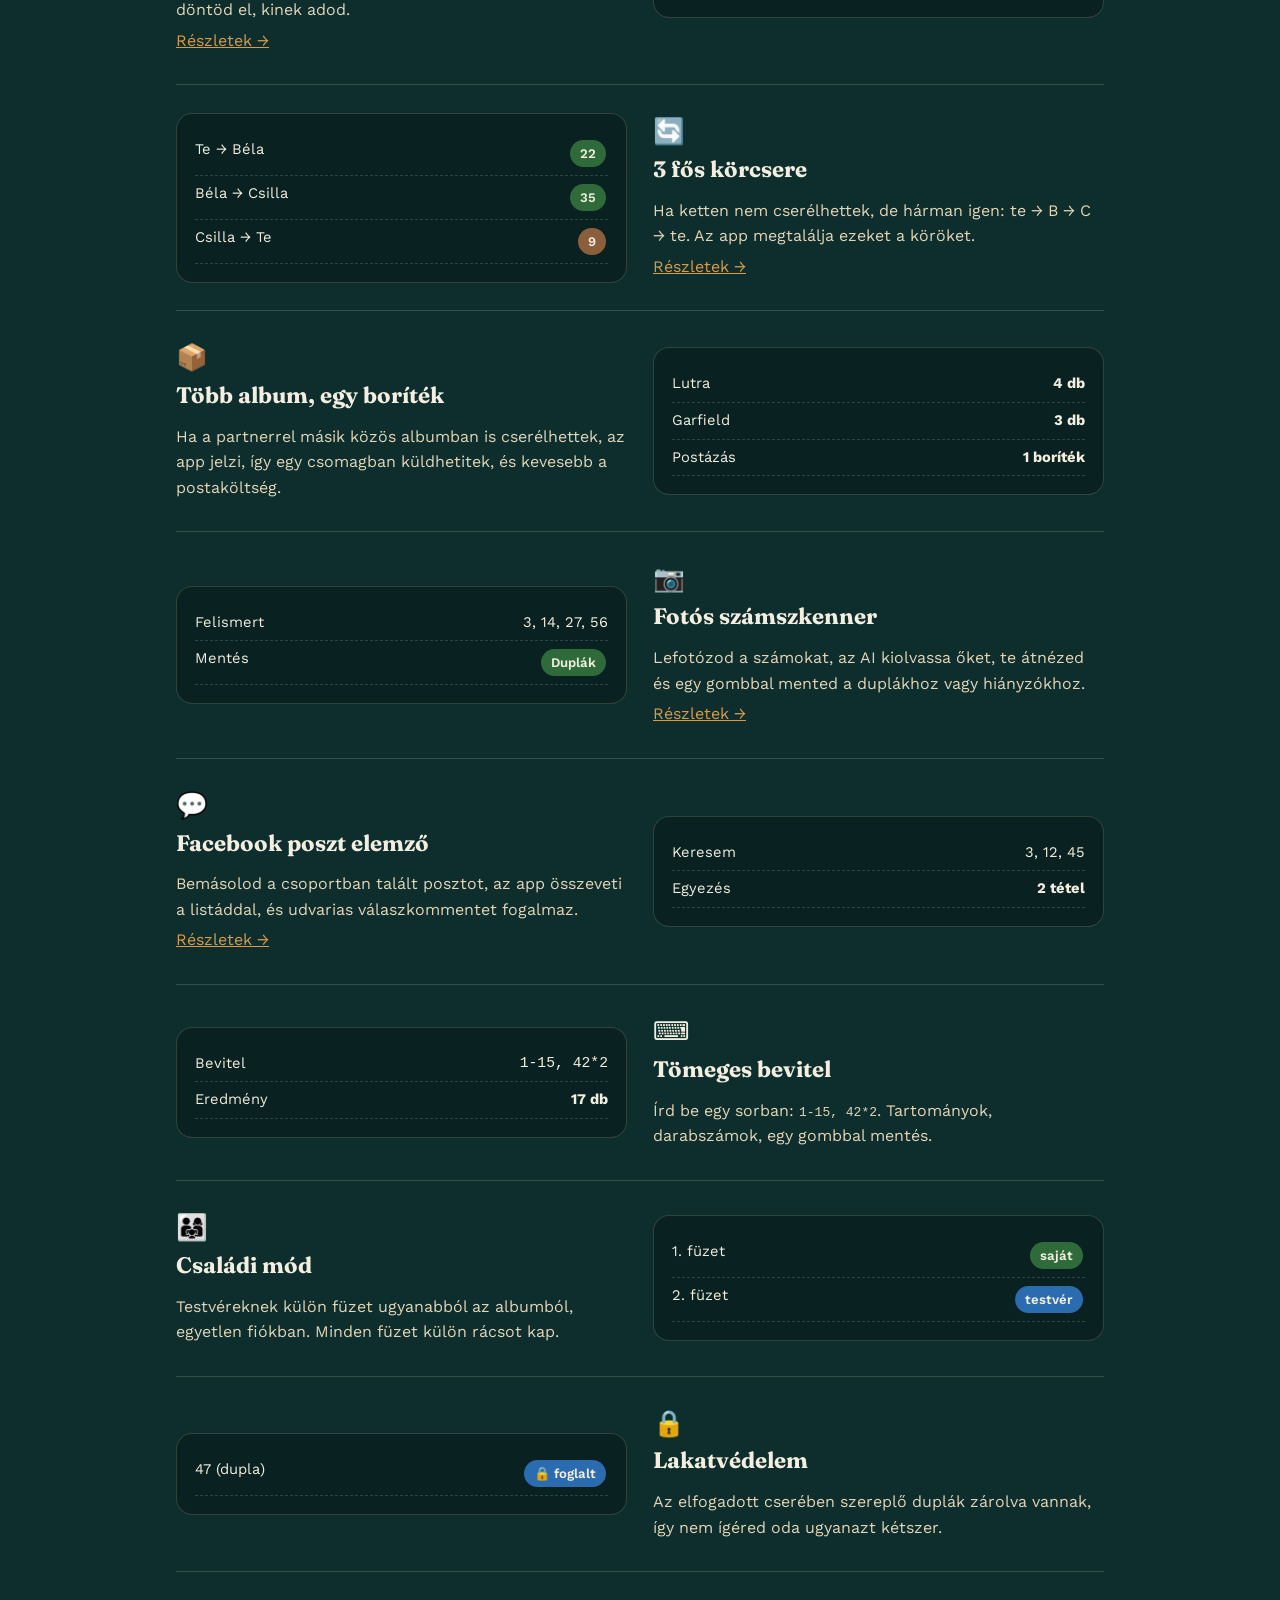
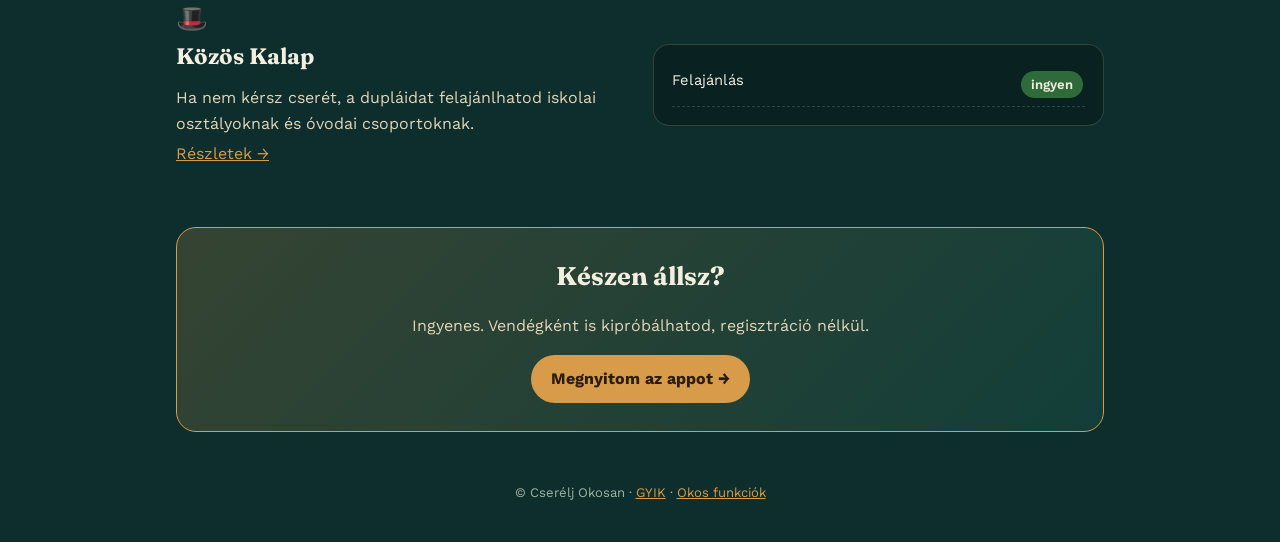
<file: okos-funkciok.html>
<!DOCTYPE html><html lang="hu"><head><meta charset="utf-8"><meta name="viewport" content="width=device-width,initial-scale=1">
<title>Okos funkciók – Cserélj Okosan</title><meta name="description" content="Automatikus párosítás, kiegyensúlyozott ajánlat, többpartneres tervező, körcsere és fotós szkenner matrica- és kártyacseréhez."><link rel="canonical" href="https://csereljokosan.hu/okos-funkciok.html">
<meta property="og:type" content="website"><meta property="og:title" content="Okos funkciók – Cserélj Okosan"><meta property="og:description" content="Automatikus párosítás, kiegyensúlyozott ajánlat, többpartneres tervező, körcsere és fotós szkenner matrica- és kártyacseréhez."><meta property="og:image" content="https://csereljokosan.hu/og-image.png">
<meta name="theme-color" content="#0D2E2C"><link rel="preconnect" href="https://fonts.googleapis.com"><link rel="preconnect" href="https://fonts.gstatic.com" crossorigin><link href="https://fonts.googleapis.com/css2?family=Fraunces:wght@600;700&family=Work+Sans:wght@400;500;600;700&display=swap" rel="stylesheet">
<script type="application/ld+json">{"@context": "https://schema.org", "@type": "WebApplication", "name": "Cserélj Okosan", "url": "https://csereljokosan.hu/", "applicationCategory": "LifestyleApplication", "operatingSystem": "Web", "offers": {"@type": "Offer", "price": "0", "priceCurrency": "HUF"}, "inLanguage": "hu"}</script><style>
:root{--deep:#0D2E2C;--mid:#14453F;--light:#1D5750;--amber:#D89B4A;--amber-h:#E5A855;--gold:#FFD166;--text:#F3EEDF;--muted:#9FB3A3;--sand:#E3D5B8;--blue:#2B6CB0;--line:rgba(227,213,184,.18);--disp:'Fraunces',Georgia,serif;--body:'Work Sans',system-ui,sans-serif}
*{box-sizing:border-box}html{scroll-behavior:smooth}
body{margin:0;font-family:var(--body);color:var(--text);line-height:1.6;background:radial-gradient(900px 500px at 85% -10%,rgba(216,155,74,.16),transparent 60%),radial-gradient(700px 500px at -10% 10%,rgba(29,87,80,.55),transparent 60%),var(--deep)}
a{color:var(--amber)}.w{max-width:960px;margin:0 auto;padding:0 16px}
.top{position:sticky;top:0;z-index:5;backdrop-filter:blur(10px);background:rgba(13,46,44,.85);border-bottom:1px solid var(--line)}
.top .w{display:flex;justify-content:space-between;align-items:center;padding-top:10px;padding-bottom:10px}
.brand{font-family:var(--disp);font-weight:700;color:var(--text);text-decoration:none;font-size:1.15rem}
.btn{display:inline-block;background:var(--amber);color:#2a1c06;font-weight:700;text-decoration:none;padding:11px 20px;border-radius:999px;transition:.15s}
.btn:hover{background:var(--amber-h);color:#2a1c06;transform:translateY(-1px)}
.btn.ghost{background:transparent;color:var(--text);border:1px solid var(--line)}
.hero{padding:56px 0 30px}.eyebrow{color:var(--amber);font-weight:700;letter-spacing:.14em;text-transform:uppercase;font-size:.75rem}
h1{font-family:var(--disp);font-size:clamp(2.1rem,6vw,3.5rem);line-height:1.08;margin:.3em 0}
h2{font-family:var(--disp);font-size:1.6rem;margin:0 0 10px}
.lead{color:var(--sand);font-size:1.1rem;max-width:58ch}.row{display:flex;gap:10px;flex-wrap:wrap;margin-top:20px}
section{padding:34px 0}
.grid{display:grid;grid-template-columns:repeat(auto-fit,minmax(260px,1fr));gap:14px}
.card{background:linear-gradient(180deg,rgba(29,87,80,.55),rgba(20,69,63,.6));border:1px solid var(--line);border-radius:16px;padding:18px}
.card h3{margin:.2em 0 .3em;font-size:1.05rem}.card p{margin:0;color:var(--sand);font-size:.95rem}.ic{font-size:1.6rem}
.feat{display:grid;grid-template-columns:1fr 1fr;gap:26px;align-items:center;padding:26px 0;border-top:1px solid var(--line)}
.feat:nth-child(even) .txt{order:2}.feat h2{font-size:1.4rem}.feat p{color:var(--sand);margin:.3em 0}
.vis{background:rgba(0,0,0,.25);border:1px solid var(--line);border-radius:16px;padding:18px;font-size:.92rem}
.chip{display:inline-block;padding:3px 10px;border-radius:999px;font-weight:600;font-size:.82rem;margin:2px}
.g{background:#2f6b3a}.b{background:#8B5E3C}.r{background:var(--blue)}.e{border:1px dashed var(--muted);color:var(--muted)}
.fl{display:flex;justify-content:space-between;gap:10px;padding:6px 0;border-bottom:1px dashed var(--line)}
.cta{margin:30px 0 50px;padding:28px;border-radius:20px;border:1px solid var(--amber);background:linear-gradient(135deg,rgba(216,155,74,.2),rgba(20,69,63,.7));text-align:center}
.cta p{color:var(--sand)}footer{text-align:center;color:var(--muted);font-size:.82rem;padding:0 16px 40px}
.stats{display:flex;gap:22px;flex-wrap:wrap;margin-top:22px}.stats b{display:block;font-family:var(--disp);font-size:1.9rem;color:var(--gold)}.stats span{color:var(--muted);font-size:.85rem}
@media(max-width:700px){.feat{grid-template-columns:1fr}.feat:nth-child(even) .txt{order:0}}
</style></head><body>
<header class="top"><div class="w"><a class="brand" href="https://csereljokosan.hu/">🦦 Cserélj Okosan</a><a class="btn" href="https://csereljokosan.hu/">Megnyitom</a></div></header>
<main><div class="w"><div class="hero"><div class="eyebrow">Okos funkciók</div><h1>Ne keresgélj. Cserélj okosan.</h1>
<p class="lead">Matrica-, kártya- és figuracsere, amely a számolást átveszi helyetted: párosít, ajánlatot készít, és megtalálja azt is, amit magadtól nem találnál meg.</p>
<div class="row"><a class="btn" href="https://csereljokosan.hu/">Kipróbálom ingyen</a><a class="btn ghost" href="https://csereljokosan.hu/gyik.html">Gyakori kérdések</a></div></div>
<section><div class="grid"><a class="card" href="#f0" style="text-decoration:none;color:inherit"><div class="ic">🎯</div><h3>Automatikus párosítás</h3></a><a class="card" href="#f1" style="text-decoration:none;color:inherit"><div class="ic">⚖️</div><h3>Szimmetrikus (1:1) csere</h3></a><a class="card" href="#f2" style="text-decoration:none;color:inherit"><div class="ic">🧮</div><h3>Többpartneres Csere-Tervező</h3></a><a class="card" href="#f3" style="text-decoration:none;color:inherit"><div class="ic">🔄</div><h3>3 fős körcsere</h3></a><a class="card" href="#f4" style="text-decoration:none;color:inherit"><div class="ic">📦</div><h3>Több album, egy boríték</h3></a><a class="card" href="#f5" style="text-decoration:none;color:inherit"><div class="ic">📷</div><h3>Fotós számszkenner</h3></a><a class="card" href="#f6" style="text-decoration:none;color:inherit"><div class="ic">💬</div><h3>Facebook poszt elemző</h3></a><a class="card" href="#f7" style="text-decoration:none;color:inherit"><div class="ic">⌨️</div><h3>Tömeges bevitel</h3></a><a class="card" href="#f8" style="text-decoration:none;color:inherit"><div class="ic">👨‍👩‍👧</div><h3>Családi mód</h3></a><a class="card" href="#f9" style="text-decoration:none;color:inherit"><div class="ic">🔒</div><h3>Lakatvédelem</h3></a><a class="card" href="#f10" style="text-decoration:none;color:inherit"><div class="ic">🎩</div><h3>Közös Kalap</h3></a></div></section><div class="feat" id="f0"><div class="txt"><div class="ic">🎯</div><h2>Automatikus párosítás</h2><p>Bejelölöd, mid van duplán és mi hiányzik, az app megmutatja, kivel tudtok cserélni. A kölcsönös egyezések kerülnek előre.</p></div><div class="vis"><div class="fl"><span>Te adsz</span><span><span class="chip g">12</span><span class="chip g">47</span><span class="chip g">88</span></span></div><div class="fl"><span>Te kapsz</span><span><span class="chip b">5</span><span class="chip b">63</span><span class="chip b">101</span></span></div></div></div><div class="feat" id="f1"><div class="txt"><div class="ic">⚖️</div><h2>Szimmetrikus (1:1) csere</h2><p>Egy szűrővel csak azokat a partnereket látod, akikkel pontosan ugyanannyit tudtok átadni egymásnak. Nincs alkudozás.</p></div><div class="vis"><div class="fl"><span>Te adsz</span><b>3 db</b></div><div class="fl"><span>Te kapsz</span><b>3 db</b></div></div></div><div class="feat" id="f2"><div class="txt"><div class="ic">🧮</div><h2>Többpartneres Csere-Tervező</h2><p>Több partnert kipipálsz, az Ütközések ellenőrzése pedig megmutatja, ha ugyanazt a duplát többen is kérik. Te döntöd el, kinek adod.</p><p><a href="csere-tervezo-szimulator.html">Részletek →</a></p></div><div class="vis"><div class="fl"><span>#45 dupla (1 db)</span><span class="chip b">2 partner kéri</span></div><div class="fl"><span>Döntés</span><b>te választasz</b></div></div></div><div class="feat" id="f3"><div class="txt"><div class="ic">🔄</div><h2>3 fős körcsere</h2><p>Ha ketten nem cserélhettek, de hárman igen: te → B → C → te. Az app megtalálja ezeket a köröket.</p><p><a href="korcsere-kalkulator.html">Részletek →</a></p></div><div class="vis"><div class="fl"><span>Te → Béla</span><span class="chip g">22</span></div><div class="fl"><span>Béla → Csilla</span><span class="chip g">35</span></div><div class="fl"><span>Csilla → Te</span><span class="chip b">9</span></div></div></div><div class="feat" id="f4"><div class="txt"><div class="ic">📦</div><h2>Több album, egy boríték</h2><p>Ha a partnerrel másik közös albumban is cserélhettek, az app jelzi, így egy csomagban küldhetitek, és kevesebb a postaköltség.</p></div><div class="vis"><div class="fl"><span>Lutra</span><b>4 db</b></div><div class="fl"><span>Garfield</span><b>3 db</b></div><div class="fl"><span>Postázás</span><b>1 boríték</b></div></div></div><div class="feat" id="f5"><div class="txt"><div class="ic">📷</div><h2>Fotós számszkenner</h2><p>Lefotózod a számokat, az AI kiolvassa őket, te átnézed és egy gombbal mented a duplákhoz vagy hiányzókhoz.</p><p><a href="fotos-matrica-szkenner.html">Részletek →</a></p></div><div class="vis"><div class="fl"><span>Felismert</span><span>3, 14, 27, 56</span></div><div class="fl"><span>Mentés</span><span class="chip g">Duplák</span></div></div></div><div class="feat" id="f6"><div class="txt"><div class="ic">💬</div><h2>Facebook poszt elemző</h2><p>Bemásolod a csoportban talált posztot, az app összeveti a listáddal, és udvarias válaszkommentet fogalmaz.</p><p><a href="facebook-matrica-csere.html">Részletek →</a></p></div><div class="vis"><div class="fl"><span>Keresem</span><span>3, 12, 45</span></div><div class="fl"><span>Egyezés</span><b>2 tétel</b></div></div></div><div class="feat" id="f7"><div class="txt"><div class="ic">⌨️</div><h2>Tömeges bevitel</h2><p>Írd be egy sorban: <code>1-15, 42*2</code>. Tartományok, darabszámok, egy gombbal mentés.</p></div><div class="vis"><div class="fl"><span>Bevitel</span><code>1-15, 42*2</code></div><div class="fl"><span>Eredmény</span><b>17 db</b></div></div></div><div class="feat" id="f8"><div class="txt"><div class="ic">👨‍👩‍👧</div><h2>Családi mód</h2><p>Testvéreknek külön füzet ugyanabból az albumból, egyetlen fiókban. Minden füzet külön rácsot kap.</p></div><div class="vis"><div class="fl"><span>1. füzet</span><span class="chip g">saját</span></div><div class="fl"><span>2. füzet</span><span class="chip r">testvér</span></div></div></div><div class="feat" id="f9"><div class="txt"><div class="ic">🔒</div><h2>Lakatvédelem</h2><p>Az elfogadott cserében szereplő duplák zárolva vannak, így nem ígéred oda ugyanazt kétszer.</p></div><div class="vis"><div class="fl"><span>47 (dupla)</span><span class="chip r">🔒 foglalt</span></div></div></div><div class="feat" id="f10"><div class="txt"><div class="ic">🎩</div><h2>Közös Kalap</h2><p>Ha nem kérsz cserét, a dupláidat felajánlhatod iskolai osztályoknak és óvodai csoportoknak.</p><p><a href="kozos-kalap.html">Részletek →</a></p></div><div class="vis"><div class="fl"><span>Felajánlás</span><span class="chip g">ingyen</span></div></div></div>
<div class="cta"><h2>Készen állsz?</h2><p>Ingyenes. Vendégként is kipróbálhatod, regisztráció nélkül.</p><a class="btn" href="https://csereljokosan.hu/">Megnyitom az appot →</a></div></div></main>
<footer>© Cserélj Okosan · <a href="https://csereljokosan.hu/gyik.html">GYIK</a> · <a href="https://csereljokosan.hu/okos-funkciok.html">Okos funkciók</a></footer></body></html>
</file>
<file: style.css>
/* =========================================================================
   Cserélj Okosan (csereljokosan.hu) - style.css (v4.6 ÉLES KIADÁS)
   ========================================================================= */

:root {
  --water-deep: #0D2E2C;
  --water-mid: #14453F;
  --water-light: #1D5750;
  --surface-card: rgba(20, 69, 63, 0.75);
  
  /* Szigorú matrica állapot színek */
  --moss: #6B8A5A;
  --moss-soft: #93B382;
  --fur-brown: #8B5E3C;
  --fur-brown-soft: #C99568;
  --reserved-blue: #2B6CB0;
  --reserved-blue-soft: #63B3ED;

  /* Elsődleges Arany / Akcent színek */
  --amber: #D89B4A;
  --amber-hover: #E5A855;
  --gift-gold: #FFD166;
  --danger: #E85A4F;
  
  /* Tipográfia és szövegszínek */
  --text-primary: #F3EEDF;
  --text-muted: #9FB3A3;
  --sand: #E3D5B8;
  --page-bg: #143834;
  --slot-border: rgba(227, 213, 184, 0.25);
  
  /* Egységes lekerekítések */
  --radius-sm: 8px;
  --radius-md: 12px;
  --radius-lg: 16px;
  
  --font-display: 'Fraunces', Georgia, serif;
  --font-body: 'Work Sans', system-ui, sans-serif;
}

* { box-sizing: border-box; }
body {
  margin: 0; background: var(--water-deep); color: var(--text-primary);
  font-family: var(--font-body); line-height: 1.5; -webkit-font-smoothing: antialiased;
  touch-action: manipulation;
}
.page { max-width: 760px; margin: 0 auto; padding: 16px 12px 60px; }

/* FELSŐ ÉRTESÍTÉSI SÁVOK */
.announcement-banner {
  background: linear-gradient(90deg, #8B5E3C 0%, #D89B4A 100%);
  color: #081B1A; border-radius: var(--radius-sm);
  padding: 8px 12px; margin-bottom: 14px;
  display: flex; justify-content: space-between; align-items: center; gap: 8px;
  box-shadow: 0 4px 15px rgba(216, 155, 74, 0.3); font-size: 0.85rem; font-weight: 600;
}
.announcement-content { display: flex; align-items: center; gap: 8px; }
.announcement-close { background: none; border: none; font-size: 1.1rem; cursor: pointer; color: #081B1A; }

/* FEJLÉC: TELEPÍTÉS ÉS FŐMENÜ BALRA, NÉV ÉS KILÉPÉS JOBBRA */
.app-header {
  display: flex; justify-content: space-between; align-items: center; flex-wrap: wrap; gap: 10px;
  border-bottom: 1px solid rgba(243,238,223,0.15); padding-bottom: 12px; margin-bottom: 14px;
}
.header-left {
  display: flex; align-items: center; gap: 10px;
}
.header-right {
  display: flex; align-items: center; gap: 8px; margin-left: auto;
}
.btn-brand-home {
  background: transparent; border: none; padding: 0; cursor: pointer;
  display: flex; align-items: center; gap: 8px; text-decoration: none;
}
.brand-logo-img {
  width: 34px; height: 34px; object-fit: contain; transition: transform 0.2s ease;
}
.btn-brand-home:hover .brand-logo-img {
  transform: scale(1.08);
}
.brand-text {
  font-family: var(--font-display); font-size: 1.35rem; font-weight: 700; color: var(--text-primary);
}

.btn-pwa-install {
  background: var(--amber); color: var(--water-deep); font-weight: 800; font-size: 0.78rem;
  padding: 5px 12px; border-radius: var(--radius-sm); border: 1px solid rgba(255,255,255,0.3);
  box-shadow: 0 0 10px rgba(216, 155, 74, 0.4); cursor: pointer; animation: pulse 2.5s infinite;
}
@keyframes pulse {
  0% { transform: scale(1); }
  50% { transform: scale(1.04); }
  100% { transform: scale(1); }
}

.auth-box { display: flex; align-items: center; gap: 8px; font-size: 0.85rem; }
.user-badge { display: flex; align-items: center; gap: 6px; background: var(--water-mid); padding: 4px 10px; border-radius: var(--radius-sm); border: 1px solid rgba(243,238,223,0.15); font-weight: 600; }

.notice-banner {
  background: rgba(216, 155, 74, 0.12); border: 1px solid var(--amber); border-radius: var(--radius-sm);
  padding: 10px 14px; font-size: 0.82rem; margin-bottom: 14px; display: flex; justify-content: space-between; align-items: center; gap: 8px;
}
.profile-warning-banner {
  background: rgba(232, 90, 79, 0.15); border: 1px solid var(--danger); border-radius: var(--radius-sm);
  padding: 10px 14px; font-size: 0.84rem; margin-bottom: 14px; color: #FFC0BA; display: none;
}
.profile-warning-banner a { color: var(--amber); font-weight: 700; text-decoration: underline; cursor: pointer; }

/* KÖZÖSSÉGI MUTATÓK (SOCIAL PROOF) SÁV */
.social-proof-bar {
  display: grid; grid-template-columns: repeat(4, 1fr); gap: 8px;
  background: rgba(13, 46, 44, 0.65); border: 1px solid rgba(216, 155, 74, 0.35);
  border-radius: var(--radius-md); padding: 10px 8px; box-shadow: 0 4px 14px rgba(0, 0, 0, 0.25);
}
@media (max-width: 600px) {
  .social-proof-bar { grid-template-columns: repeat(2, 1fr); gap: 10px 8px; }
}
.social-proof-item {
  display: flex; flex-direction: column; align-items: center; justify-content: center; padding: 4px; text-align: center;
}
.social-proof-item:not(:last-child) {
  border-right: 1px solid rgba(243, 238, 223, 0.1);
}
@media (max-width: 600px) {
  .social-proof-item:nth-child(2) { border-right: none; }
}
.social-proof-item strong {
  display: block; font-size: 1.15rem; color: #FFF; font-family: var(--font-display); line-height: 1.1;
}
.sp-label {
  display: block; font-size: 0.72rem; color: var(--sand); text-transform: uppercase; letter-spacing: 0.5px; margin-top: 2px;
}

/* AKTÍV ALBUM SÁV */
.active-album-banner {
  background: rgba(20, 69, 63, 0.85); border: 1.5px solid var(--amber); border-radius: var(--radius-md);
  padding: 10px 14px; display: flex; justify-content: space-between; align-items: center; margin-bottom: 14px;
  box-shadow: 0 4px 15px rgba(0,0,0,0.3);
}

/* FŐNAVIGÁCIÓ (ASZTALI) */
.primary-nav {
  display: grid; grid-template-columns: repeat(4, 1fr); gap: 6px; margin-bottom: 8px; position: relative;
}
@media (max-width: 520px) {
  .primary-nav { grid-template-columns: repeat(2, 1fr); gap: 6px; }
}

.nav-dropdown-item { position: relative; }
.primary-tab {
  width: 100%; background: var(--water-mid); border: 1px solid rgba(243,238,223,0.15);
  color: var(--text-muted); font-family: var(--font-body); font-size: 0.84rem; font-weight: 600;
  padding: 10px 4px; border-radius: var(--radius-sm); cursor: pointer; text-align: center;
  white-space: nowrap; transition: all 0.2s ease; display: flex; align-items: center;
  justify-content: center; gap: 4px;
}
.primary-tab.active { background: var(--amber); color: var(--water-deep); border-color: var(--amber); font-weight: 700; }
.dropdown-arrow { font-size: 0.65rem; opacity: 0.7; }

/* ASZTALI LEBEGŐ DROPDOWN MENÜ */
.dropdown-menu {
  position: absolute; top: 100%; left: 0; min-width: 195px; background: #081B1A;
  border: 1.5px solid var(--amber); border-radius: var(--radius-sm);
  box-shadow: 0 10px 30px rgba(0, 0, 0, 0.7); padding: 6px; display: none;
  flex-direction: column; gap: 4px; z-index: 1000; margin-top: 2px;
}
.dropdown-menu::before {
  content: ''; position: absolute; top: -8px; left: 0; right: 0; height: 10px; background: transparent;
}
.dropdown-link {
  background: transparent; border: none; color: var(--text-primary); font-family: var(--font-body);
  font-size: 0.82rem; font-weight: 500; padding: 8px 10px; border-radius: 6px; text-align: left;
  cursor: pointer; display: flex; justify-content: space-between; align-items: center; width: 100%;
}
.dropdown-link:hover, .dropdown-link.active { background: var(--water-mid); color: var(--amber); font-weight: 700; }

@media (min-width: 768px) {
  .nav-dropdown-item:hover .dropdown-menu { display: flex; }
}

/* MOBIL ALNAVIGÁCIÓS SÁV */
.mobile-subnav-wrapper {
  margin-bottom: 18px; border-bottom: 1px solid rgba(243,238,223,0.1); padding-bottom: 8px;
}
.sub-nav { display: flex; flex-wrap: wrap; gap: 6px; }
.sub-tab {
  background: transparent; border: 1px solid rgba(243,238,223,0.18); color: var(--text-muted);
  font-family: var(--font-body); font-size: 0.78rem; font-weight: 600; padding: 5px 12px;
  border-radius: var(--radius-sm); cursor: pointer; white-space: nowrap; transition: all 0.15s ease;
}
.sub-tab.active { background: var(--water-light); color: var(--text-primary); border-color: var(--amber); font-weight: 700; }

/* JELVÉNYEK */
.nav-badge {
  background: var(--danger); color: #fff; font-size: 0.65rem; font-weight: 800;
  padding: 1px 6px; border-radius: 999px; margin-left: 3px; vertical-align: middle;
}
.nav-badge.read { background: rgba(216, 155, 74, 0.4); color: var(--sand); }
.badge-radar-count, .badge-meetup-count { background: var(--amber); color: var(--water-deep); }
.alert-badge { background: var(--danger); color: #FFFFFF; font-size: 0.7rem; font-weight: 900; padding: 0 5px; line-height: 1.2; }

.view { display: none; }
.view.active { display: block; }
h2 { font-family: var(--font-display); font-size: 1.45rem; margin: 0 0 6px; }
.view-intro { color: var(--text-muted); font-size: 0.88rem; margin: 0 0 14px; }

/* JELMAGYARÁZAT */
.legend-box {
  display: flex; flex-wrap: wrap; gap: 8px 12px; background: rgba(0,0,0,0.25);
  padding: 8px 12px; border-radius: var(--radius-sm); margin-bottom: 8px; font-size: 0.78rem;
}
.legend-item { display: flex; align-items: center; gap: 5px; }
.legend-chip { width: 12px; height: 12px; border-radius: 3px; display: inline-block; }
.legend-chip.state-van { background: var(--moss); }
.legend-chip.state-kell { background: var(--fur-brown); }
.legend-chip.state-foglalva { background: var(--reserved-blue); }
.legend-chip.state-ures { background: var(--water-mid); border: 1px solid rgba(243,238,223,0.2); }

.view-mode-toggle { display: flex; gap: 8px; }
.mode-btn {
  background: var(--water-mid); border: 1px solid rgba(243,238,223,0.25); color: var(--text-primary);
  padding: 6px 14px; border-radius: var(--radius-sm); font-weight: 600; font-size: 0.85rem; cursor: pointer; font-family: var(--font-body);
}
.mode-btn.active { background: var(--amber); color: var(--water-deep); border-color: var(--amber); font-weight: 700; }

/* KOMPAKT SZEGMENS SZŰRŐ A RÁCS FELETT (EGY SORBAN, HELYTAKARÉKOSAN) */
.grid-controls { margin-bottom: 12px; }
.segmented-control {
  display: flex; width: 100%; background: rgba(0, 0, 0, 0.35); border: 1px solid rgba(243,238,223,0.18);
  border-radius: var(--radius-sm); padding: 2px; gap: 2px;
}
.segment-btn {
  flex: 1; background: transparent; border: none; color: var(--text-muted);
  font-family: var(--font-body); font-size: 0.76rem; font-weight: 600; padding: 7px 4px;
  border-radius: 6px; cursor: pointer; text-align: center; white-space: nowrap; transition: all 0.15s ease;
}
.segment-btn.active {
  background: var(--amber); color: var(--water-deep); font-weight: 800; box-shadow: 0 2px 6px rgba(0,0,0,0.3);
}

.filter-group { display: flex; gap: 6px; flex-wrap: wrap; }
.filter-btn {
  background: var(--water-mid); border: 1px solid rgba(243,238,223,0.15); color: var(--text-muted);
  font-size: 0.75rem; padding: 5px 12px; border-radius: var(--radius-sm); cursor: pointer; font-family: var(--font-body);
}
.filter-btn.active { background: var(--amber); color: var(--water-deep); font-weight: 700; border-color: var(--amber); }

/* RÁCSOS NÉZET & CELLÁK */
#matrica-grid {
  display: grid; grid-template-columns: repeat(auto-fill, minmax(52px, 1fr));
  gap: 6px; width: 100%; min-height: 200px;
}
.matrica-cell {
  min-height: 52px; aspect-ratio: 1; display: flex; align-items: center; justify-content: center;
  background: var(--water-mid); border: 1px solid rgba(243,238,223,0.14); border-radius: var(--radius-sm);
  color: var(--text-muted); font-weight: 600; font-size: 0.8rem; cursor: pointer;
  user-select: none; -webkit-user-select: none; position: relative; -webkit-tap-highlight-color: transparent;
  text-align: center; padding: 2px; line-height: 1.1; word-break: break-word;
  transition: transform 0.12s cubic-bezier(0.34, 1.56, 0.64, 1), box-shadow 0.15s ease, background-color 0.2s ease, border-color 0.2s ease !important;
}
.matrica-cell:hover {
  transform: translateY(-2px); box-shadow: 0 4px 12px rgba(0,0,0,0.4); border-color: var(--amber);
}
.matrica-cell:active { transform: scale(0.94); }
.matrica-cell.state-pop { animation: cellPop 0.22s ease-out; }
@keyframes cellPop {
  0% { transform: scale(0.92); }
  50% { transform: scale(1.08); }
  100% { transform: scale(1); }
}

.matrica-cell.van { background: var(--moss) !important; color: var(--water-deep) !important; font-weight: 700; }
.matrica-cell.kell { background: var(--fur-brown) !important; color: var(--text-primary) !important; font-weight: 700; }
.matrica-cell.foglalva { background: var(--reserved-blue) !important; color: #FFF !important; font-weight: 700; }

/* JELVÉNYEK ÉS LAKATOK A CSEMPÉN */
.qty-badge {
  position: absolute; top: -4px; right: -4px; background: var(--amber); color: var(--water-deep);
  font-size: 0.65rem; font-weight: 800; padding: 1px 5px; border-radius: 999px;
  box-shadow: 0 2px 5px rgba(0,0,0,0.4); border: 1px solid var(--water-deep); z-index: 5; pointer-events: none;
}
.qty-badge.foglalva { background: var(--reserved-blue-soft); color: #081B1A; }
.qty-badge.locked-badge {
  background: var(--reserved-blue) !important; color: #FFFFFF !important;
  border-color: var(--reserved-blue-soft) !important; top: -4px; right: auto; left: -4px;
  font-size: 0.65rem; padding: 1px 4px;
}

/* RÁCS ALATTI FOLYAMATBAN LÉVŐ CSERÉK KÁRTYÁK */
.trade-manage-card {
  background: rgba(0, 0, 0, 0.3); border: 1px solid rgba(43, 108, 176, 0.4);
  border-radius: var(--radius-sm); padding: 12px; margin-bottom: 8px;
}
.trade-manage-header {
  display: flex; justify-content: space-between; align-items: baseline; margin-bottom: 6px; flex-wrap: wrap; gap: 6px;
}
.badge-trade-status { font-size: 0.72rem; font-weight: 800; padding: 2px 8px; border-radius: 999px; }
.badge-status-waiting { background: rgba(255, 209, 102, 0.2); color: var(--gift-gold); border: 1px solid var(--gift-gold); }
.badge-status-reserved { background: rgba(99, 179, 237, 0.2); color: var(--reserved-blue-soft); border: 1px solid var(--reserved-blue-soft); }
.badge-status-shipped { background: rgba(216, 155, 74, 0.25); color: var(--amber); border: 1px solid var(--amber); }
.badge-status-completed { background: rgba(147, 179, 130, 0.2); color: var(--moss-soft); border: 1px solid var(--moss-soft); }
.badge-status-cancelled { background: rgba(232, 90, 79, 0.2); color: #FFC0BA; border: 1px solid var(--danger); }

/* ARCHÍVUM LENYITHATÓ RÉSZ */
.archived-trades-details summary::-webkit-details-marker { display: none; }
.archived-trades-details[open] summary { margin-bottom: 6px; color: var(--sand); }

/* CSILLAGOS ÉRTÉKELŐ SÁV */
.star-rating-row {
  display: flex; justify-content: center; gap: 8px; font-size: 2rem; cursor: pointer; user-select: none;
}
.star-btn {
  color: rgba(243, 238, 223, 0.25); transition: transform 0.15s ease, color 0.15s ease;
}
.star-btn.active, .star-btn:hover {
  color: var(--gift-gold); transform: scale(1.15); text-shadow: 0 0 10px rgba(255, 209, 102, 0.6);
}

/* KAPCSOLATFELVÉTELI ÉS ELLENAJÁNLAT CHIPEK */
.contact-item-chip {
  background: var(--water-mid); border: 1px solid rgba(243, 238, 223, 0.25); color: var(--sand);
  font-size: 0.78rem; font-weight: 700; padding: 3px 9px; border-radius: 999px;
  cursor: pointer; user-select: none; display: inline-flex; align-items: center; gap: 6px; transition: all 0.15s ease;
}
.contact-item-chip:hover { border-color: var(--danger); color: #FFF; }
.contact-item-chip .chip-del { color: var(--danger); font-size: 0.75rem; font-weight: 800; opacity: 0.75; }
.contact-item-chip:hover .chip-del { opacity: 1; transform: scale(1.2); }
.contact-item-chip.excluded {
  opacity: 0.35; text-decoration: line-through; background: rgba(0, 0, 0, 0.4);
  border-color: rgba(243, 238, 223, 0.1); color: var(--text-muted);
}
.contact-item-chip.excluded .chip-del { display: none; }

/* KÁRTYÁK */
.card {
  background: var(--surface-card); border: 1px solid rgba(243,238,223,0.12);
  border-radius: var(--radius-md); padding: 16px; margin-bottom: 12px;
}
.card-local { border-left: 4px solid var(--amber); }
.card-header-row { display: flex; justify-content: space-between; align-items: flex-start; gap: 8px; margin-bottom: 8px; }
.badge-local { background: var(--amber); color: var(--water-deep); font-size: 0.72rem; font-weight: 800; padding: 2px 8px; border-radius: 999px; }
.badge-gift { background: var(--gift-gold); color: var(--water-deep); font-size: 0.72rem; font-weight: 700; padding: 2px 8px; border-radius: 999px; }
.badge-ratio { background: rgba(216, 155, 74, 0.2); color: var(--amber); font-size: 0.75rem; font-weight: 700; padding: 3px 8px; border-radius: 999px; }

/* HUB KÁRTYÁK & FŐOLDAL */
.hub-grid { display: grid; grid-template-columns: repeat(auto-fill, minmax(280px, 1fr)); gap: 14px; }
.album-hub-card {
  background: var(--surface-card); border: 1px solid rgba(243, 238, 223, 0.12);
  border-radius: var(--radius-md); padding: 14px; display: flex; flex-direction: column;
  justify-content: space-between; transition: transform 0.2s ease, border-color 0.2s ease; cursor: pointer;
}
.album-hub-card:hover { transform: translateY(-2px); border-color: var(--amber); }
.album-hub-card.featured-card {
  border: 2px solid var(--amber);
  background: linear-gradient(180deg, rgba(216, 155, 74, 0.15) 0%, rgba(20, 69, 63, 0.8) 100%);
}
.hub-card-thumb {
  width: 100%; height: 185px; object-fit: contain; border-radius: var(--radius-sm);
  margin-bottom: 10px; border: 1px solid rgba(243, 238, 223, 0.25); background: #F3EEDF; padding: 4px;
}
.album-hub-header { display: flex; justify-content: space-between; align-items: flex-start; margin-bottom: 8px; }
.album-type-badge { font-size: 0.7rem; font-weight: 700; text-transform: uppercase; padding: 2px 8px; border-radius: 999px; background: rgba(216, 155, 74, 0.2); color: var(--amber); }
.album-type-badge.badge-retro { background: rgba(139, 94, 60, 0.45); color: var(--fur-brown-soft); border: 1px solid var(--fur-brown); }

.album-hub-progress-track { background: rgba(0, 0, 0, 0.3); height: 8px; border-radius: 999px; overflow: hidden; margin: 8px 0 4px; }
.album-hub-progress-bar { background: var(--amber); height: 100%; border-radius: 999px; transition: width 0.4s ease; }
.hub-card-stats-row {
  display: flex; justify-content: space-between; align-items: center; gap: 6px; margin: 6px 0 8px; padding: 5px 8px;
  background: rgba(0, 0, 0, 0.28); border-radius: var(--radius-sm); font-size: 0.74rem; color: var(--sand);
  border: 1px solid rgba(243, 238, 223, 0.1);
}
.hub-stat-pill { display: inline-flex; align-items: center; gap: 4px; }
.hub-stat-pill strong { color: var(--amber); font-weight: 800; }

/* LEBEGŐ CSERE-TERVEZŐ ALSÓ SÁV */
.trade-planner-bar {
  position: fixed; bottom: 74px; left: 50%; transform: translateX(-50%);
  max-width: 720px; width: calc(100% - 24px); background: rgba(8, 27, 26, 0.95);
  backdrop-filter: blur(10px); border: 1.5px solid var(--amber); border-radius: var(--radius-md);
  padding: 10px 14px; display: flex; justify-content: space-between; align-items: center; gap: 10px;
  box-shadow: 0 10px 30px rgba(0,0,0,0.7); z-index: 2500; animation: slideUp 0.3s ease;
}
@keyframes slideUp { from { transform: translate(-50%, 100%); opacity: 0; } to { transform: translate(-50%, 0); opacity: 1; } }
.planner-info { font-size: 0.85rem; color: var(--sand); font-weight: 600; }

/* GOMBOK ÉS MEZŐK */
.btn {
  background: var(--amber); color: var(--water-deep); border: none; border-radius: var(--radius-sm);
  padding: 8px 16px; font-weight: 700; font-size: 0.85rem; cursor: pointer; text-decoration: none;
  display: inline-flex; align-items: center; justify-content: center; gap: 6px; font-family: var(--font-body);
  transition: all 0.15s ease;
}
.btn:hover { background: var(--amber-hover); }
.btn-sm { padding: 5px 12px; font-size: 0.78rem; border-radius: var(--radius-sm); }
.btn-contact-green { background: var(--moss) !important; color: var(--water-deep) !important; font-weight: 700; }
.btn-contact-green:hover { background: var(--moss-soft) !important; }
.btn-primary { background: var(--amber); color: var(--water-deep); }
.btn-google { background: #FFFFFF; color: #333333; }
.btn-secondary { background: transparent; border: 1px solid rgba(243,238,223,0.3); color: var(--text-primary); }
.btn-secondary:hover { border-color: var(--amber); color: var(--amber); background: transparent; }
.btn-blue { background: var(--reserved-blue); color: #FFFFFF; }
.btn-danger { background: var(--danger); color: #FFFFFF; }
.btn-fb { background: #1877F2; color: #FFFFFF; }

.btn-scanner-pulse {
  background: linear-gradient(135deg, #FFD166 0%, #D89B4A 100%) !important;
  color: #081B1A !important; font-weight: 800 !important;
  box-shadow: 0 0 14px rgba(216, 155, 74, 0.6) !important; border: 1.5px solid #FFFFFF !important;
  animation: pulseScanner 2.2s infinite;
}
@keyframes pulseScanner {
  0% { transform: scale(1); box-shadow: 0 0 6px rgba(216, 155, 74, 0.4); }
  50% { transform: scale(1.04); box-shadow: 0 0 16px rgba(255, 209, 102, 0.9); }
  100% { transform: scale(1); box-shadow: 0 0 6px rgba(216, 155, 74, 0.4); }
}

.search-box { display: flex; gap: 8px; margin-bottom: 12px; }
.input-field {
  background: var(--water-mid); border: 1px solid rgba(243,238,223,0.25); color: var(--text-primary);
  padding: 8px 14px; border-radius: var(--radius-sm); font-size: 0.9rem; width: 100%; font-family: var(--font-body);
}
.form-group { margin-bottom: 14px; }
.form-group label { display: block; font-size: 0.85rem; margin-bottom: 4px; color: var(--text-muted); }
.checkbox-label, .radio-label { display: flex; gap: 8px; font-size: 0.82rem; color: var(--text-muted); align-items: flex-start; cursor: pointer; margin-bottom: 10px; }
.checkbox-label input, .radio-label input { margin-top: 3px; }

.batch-box { background: rgba(13, 46, 44, 0.6); border: 1px dashed var(--amber); border-radius: var(--radius-md); padding: 14px; margin-bottom: 16px; display: none; }
.stats-ranking-list { list-style: none; padding: 0; margin: 10px 0; display: flex; flex-direction: column; gap: 6px; }
.stats-ranking-item {
  display: flex; justify-content: space-between; align-items: center; background: rgba(13, 46, 44, 0.4);
  padding: 8px 12px; border-radius: var(--radius-sm); font-size: 0.88rem; cursor: pointer; transition: background 0.2s ease;
}
.stats-ranking-item:hover { background: rgba(216, 155, 74, 0.15); }

/* BEOLVASÓ MODAL */
.scanner-method-card {
  position: relative; display: block; padding: 12px 14px; border-radius: var(--radius-md);
  cursor: pointer; text-decoration: none; transition: all 0.2s ease; border: 1px solid rgba(243, 238, 223, 0.2);
  background: var(--water-mid);
}
.scanner-method-card:hover { transform: translateY(-2px); box-shadow: 0 6px 18px rgba(0,0,0,0.4); }
.scanner-card-inner { display: flex; align-items: center; gap: 12px; }
.scanner-card-primary {
  background: linear-gradient(135deg, rgba(216,155,74,0.25) 0%, rgba(20,69,63,0.85) 100%); border: 1.5px solid var(--amber);
}
.scanner-card-secondary { background: rgba(0,0,0,0.25); border: 1px solid rgba(243,238,223,0.2); }

/* MODALOK ÉS TOAST */
.qty-popover {
  position: fixed; background: var(--water-deep); border: 1.5px solid var(--amber); border-radius: var(--radius-md);
  padding: 6px 8px; display: none; flex-direction: column; gap: 4px; box-shadow: 0 8px 24px rgba(0,0,0,0.6); z-index: 2500;
  align-items: center; max-width: calc(100vw - 20px);
}
.qty-popover.open { display: flex; }
.qty-row { display: flex; gap: 4px; }
.qty-pop-btn {
  background: var(--water-mid); border: 1px solid rgba(243,238,223,0.2); color: var(--sand);
  padding: 4px 8px; border-radius: 6px; font-size: 0.8rem; font-weight: 700; cursor: pointer; min-width: 32px; text-align: center;
}
.qty-pop-btn.active, .qty-pop-btn:hover { background: var(--amber); color: var(--water-deep); }

.modal-overlay {
  position: fixed; inset: 0; background: rgba(0,0,0,0.75); display: none;
  align-items: center; justify-content: center; z-index: 2500; padding: 16px;
}
.modal-overlay.open { display: flex; }
.modal-card {
  background: var(--water-deep); border: 1px solid var(--amber); border-radius: var(--radius-md);
  padding: 22px; max-width: 520px; width: 100%; box-shadow: 0 10px 30px rgba(0,0,0,0.5); position: relative;
  max-height: 90vh; overflow-y: auto;
}
.modal-close { position: absolute; top: 12px; right: 14px; background: none; border: none; color: var(--text-muted); font-size: 1.2rem; cursor: pointer; }

/* ALULRÓL FELNYÍLÓ MOBIL MENÜ (BOTTOM SHEET) */
@media (max-width: 680px) {
  .bottom-sheet-card {
    position: fixed; bottom: 0; left: 0; right: 0; max-width: 100% !important;
    border-radius: var(--radius-lg) var(--radius-lg) 0 0 !important;
    margin: 0 !important; max-height: 80vh !important;
    animation: slideUpSheet 0.25s ease;
  }
}
@keyframes slideUpSheet {
  from { transform: translateY(100%); }
  to { transform: translateY(0); }
}
.bottom-sheet-grid {
  display: flex; flex-direction: column; gap: 8px; margin-top: 10px;
}
.bottom-sheet-btn {
  width: 100%; padding: 12px; font-size: 0.9rem; text-align: left; justify-content: flex-start;
}

.certificate-card { background: #081B1A; border: 2px solid var(--amber); border-radius: var(--radius-md); padding: 24px 16px; text-align: center; color: var(--sand); margin-bottom: 14px; }
.cert-title { font-family: var(--font-display); font-size: 1.4rem; color: var(--amber); margin: 0 0 6px; }
.cert-name { font-size: 1.3rem; font-weight: 700; color: #FFF; margin: 8px 0; border-bottom: 1px dashed var(--amber); padding-bottom: 6px; }

.support-footer {
  margin-top: 40px; padding: 22px 16px; border-radius: var(--radius-md); background: rgba(20, 69, 63, 0.7);
  border: 1.5px solid rgba(216, 155, 74, 0.35); text-align: center; color: var(--text-primary);
  box-shadow: 0 6px 20px rgba(0, 0, 0, 0.35);
}
.btn-donably {
  background: #E85A4F !important; color: #FFFFFF !important; font-weight: 800; font-size: 0.92rem;
  padding: 10px 22px; text-decoration: none; border-radius: var(--radius-sm); box-shadow: 0 4px 14px rgba(232, 90, 79, 0.45); display: inline-flex;
}
.toast {
  position: fixed; bottom: 74px; left: 50%; transform: translateX(-50%); background: var(--amber);
  color: var(--water-deep); padding: 10px 20px; border-radius: 999px; font-weight: 700; font-size: 0.85rem;
  display: none; box-shadow: 0 4px 15px rgba(0,0,0,0.4); z-index: 3000; text-align: center;
}

/* KERESŐ ÉS ADMIN HARMONIKÁK */
.search-accordion, .admin-accordion {
  background: var(--surface-card); border: 1px solid rgba(243, 238, 223, 0.15);
  border-radius: var(--radius-md); overflow: hidden; transition: border-color 0.2s ease; margin-bottom: 12px;
}
.search-accordion[open], .admin-accordion[open] { border-color: var(--amber); }
.search-acc-summary, .admin-acc-summary {
  padding: 12px 14px; cursor: pointer; font-weight: 700; font-size: 0.95rem; color: var(--sand);
  display: flex; justify-content: space-between; align-items: center; user-select: none; background: rgba(0, 0, 0, 0.15);
}
.search-acc-summary::-webkit-details-marker, .admin-acc-summary::-webkit-details-marker { display: none; }
.search-accordion[open] .acc-chevron, .admin-accordion[open] .acc-chevron { transform: rotate(180deg); }
.acc-chevron { transition: transform 0.2s ease; font-size: 0.8rem; color: var(--amber); }
.search-acc-body, .admin-acc-body { padding: 14px; }

.admin-abc-bar {
  display: flex; flex-wrap: wrap; gap: 4px; background: rgba(0, 0, 0, 0.3); padding: 6px 8px;
  border-radius: var(--radius-sm); border: 1px solid rgba(216, 155, 74, 0.25);
}
.admin-abc-btn {
  background: transparent; border: 1px solid rgba(243, 238, 223, 0.15); color: var(--sand);
  font-size: 0.75rem; font-weight: 700; width: 26px; height: 26px; border-radius: 4px;
  cursor: pointer; display: inline-flex; align-items: center; justify-content: center; transition: all 0.15s ease;
}
.admin-abc-btn:hover, .admin-abc-btn.active {
  background: var(--amber); color: var(--water-deep); border-color: var(--amber);
}

.custom-offer-box {
  background: rgba(0, 0, 0, 0.25); border: 1px dashed var(--amber); border-radius: var(--radius-sm);
  padding: 10px; margin-bottom: 12px;
}
.undo-toast-bar {
  position: fixed; bottom: 74px; left: 50%; transform: translateX(-50%);
  background: #081B1A; border: 1.5px solid var(--amber); color: var(--text-primary);
  padding: 8px 16px; border-radius: 999px; box-shadow: 0 6px 20px rgba(0, 0, 0, 0.6);
  z-index: 3200; display: none; align-items: center; gap: 12px; font-size: 0.82rem;
  animation: slideUpToast 0.2s ease;
}
@keyframes slideUpToast {
  from { transform: translate(-50%, 40px); opacity: 0; }
  to { transform: translate(-50%, 0); opacity: 1; }
}
.btn-undo-action {
  background: var(--amber); color: var(--water-deep); border: none; border-radius: 999px;
  padding: 3px 10px; font-weight: 800; font-size: 0.75rem; cursor: pointer;
}

#matrica-grid.album-inactive { opacity: 0.55; filter: grayscale(0.9); cursor: not-allowed; }
.badge-inactive { background: rgba(232, 90, 79, 0.25) !important; color: #FFC0BA !important; border: 1px solid var(--danger) !important; }

/* FACEBOOK ELEMZŐ */
.btn-fb-match {
  background: linear-gradient(135deg, #1877F2 0%, #0D5AC7 100%) !important;
  color: #FFFFFF !important; font-weight: 800 !important; border: 1.5px solid #63B3ED !important;
  box-shadow: 0 4px 15px rgba(24, 119, 242, 0.45) !important;
}
.fb-match-result-card {
  background: rgba(0, 0, 0, 0.35); border: 1.5px solid var(--amber); border-radius: var(--radius-md); padding: 14px; margin-top: 14px;
}
.fb-match-grid { display: grid; grid-template-columns: 1fr 1fr; gap: 10px; margin: 10px 0; }
@media (max-width: 540px) { .fb-match-grid { grid-template-columns: 1fr; } }
.fb-match-box { background: rgba(13, 46, 44, 0.55); border-radius: var(--radius-sm); padding: 10px; border: 1px solid rgba(243, 238, 223, 0.15); }
.fb-match-box.get { border-left: 3px solid var(--moss-soft); }
.fb-match-box.give { border-left: 3px solid var(--amber); }
.fb-match-pill { display: inline-block; background: var(--water-mid); padding: 2px 8px; border-radius: 999px; font-size: 0.76rem; font-weight: 700; margin: 2px; }
.fb-match-pill.get { background: rgba(107, 138, 90, 0.3); color: var(--moss-soft); border: 1px solid var(--moss); }
.fb-match-pill.give { background: rgba(216, 155, 74, 0.25); color: var(--sand); border: 1px solid var(--amber); }

/* BEJÖVŐ CSERE KÁRTYÁK */
.incoming-trade-card {
  background: linear-gradient(135deg, rgba(20, 69, 63, 0.96) 0%, rgba(8, 27, 26, 0.98) 100%) !important;
  border: 2px solid var(--amber) !important; box-shadow: 0 10px 35px rgba(216, 155, 74, 0.4) !important;
}
.trade-exchange-grid { display: grid; grid-template-columns: 1fr 1fr; gap: 10px; margin: 12px 0; }
@media (max-width: 480px) { .trade-exchange-grid { grid-template-columns: 1fr; } }
.trade-exchange-col { background: rgba(0, 0, 0, 0.35); border-radius: var(--radius-sm); padding: 10px; border: 1px solid rgba(243, 238, 223, 0.15); }
.trade-exchange-col.get-col { border-left: 3px solid var(--moss-soft); }
.trade-exchange-col.give-col { border-left: 3px solid var(--danger); }
.user-profile-meta-row { display: flex; flex-wrap: wrap; gap: 8px 14px; font-size: 0.78rem; color: var(--sand); margin-bottom: 12px; padding-bottom: 8px; border-bottom: 1px dashed rgba(243, 238, 223, 0.15); }
.meta-chip-live { color: var(--moss-soft); font-weight: 700; }

/* MESSENGER-STÍLUSÚ CSEVEGŐSZÁLAK */
.chat-messenger-layout {
  display: grid; grid-template-columns: 240px 1fr; gap: 12px;
  background: var(--surface-card); border: 1px solid rgba(243, 238, 223, 0.15);
  border-radius: var(--radius-md); min-height: 440px; overflow: hidden;
}
@media (max-width: 640px) { .chat-messenger-layout { grid-template-columns: 1fr; } }
.chat-threads-sidebar { background: rgba(0, 0, 0, 0.25); border-right: 1px solid rgba(243, 238, 223, 0.12); padding: 10px; display: flex; flex-direction: column; }
.chat-threads-list { display: flex; flex-direction: column; gap: 6px; overflow-y: auto; max-height: 400px; }
.chat-thread-item { background: var(--water-mid); border: 1px solid rgba(243, 238, 223, 0.12); border-radius: var(--radius-sm); padding: 8px 10px; cursor: pointer; transition: all 0.15s ease; }
.chat-thread-item:hover, .chat-thread-item.active { background: var(--water-light); border-color: var(--amber); }
.chat-thread-item.has-unread { border-left: 3px solid var(--danger); font-weight: 700; }
.chat-conversation-pane { display: flex; flex-direction: column; justify-content: space-between; padding: 10px; }
.chat-thread-header { display: flex; justify-content: space-between; align-items: center; border-bottom: 1px solid rgba(243, 238, 223, 0.15); padding-bottom: 8px; margin-bottom: 10px; }
.chat-messages-body { flex: 1; overflow-y: auto; max-height: 330px; display: flex; flex-direction: column; gap: 8px; padding: 6px 4px; }
.chat-bubble { max-width: 78%; padding: 8px 12px; border-radius: var(--radius-sm); font-size: 0.85rem; line-height: 1.45; word-break: break-word; }
.chat-bubble.incoming { background: var(--water-mid); align-self: flex-start; border-left: 3px solid var(--amber); color: var(--text-primary); }
.chat-bubble.outgoing { background: rgba(216, 155, 74, 0.22); align-self: flex-end; border-right: 3px solid var(--amber); color: #FFF; }
.chat-bubble-meta { display: flex; justify-content: flex-end; align-items: center; gap: 4px; font-size: 0.68rem; color: var(--text-muted); margin-top: 3px; }
.chat-reply-bar { display: flex; gap: 6px; margin-top: 8px; padding-top: 6px; border-top: 1px solid rgba(243, 238, 223, 0.12); }

/* RÖGZÍTETT MOBIL ALSÓ MENÜSÁV (BOTTOM BAR - HANGSÚLYOS, EMOJI-MENTES) */
@media (max-width: 680px) {
  body { padding-bottom: 74px; }
  .mobile-bottom-nav {
    position: fixed; bottom: 0; left: 0; right: 0; height: 60px;
    background: #081B1A; border-top: 2px solid var(--amber);
    display: grid !important; grid-template-columns: repeat(5, 1fr); align-items: center;
    z-index: 2400; box-shadow: 0 -4px 20px rgba(0, 0, 0, 0.65); padding: 0 2px;
  }
  .bottom-nav-btn {
    background: transparent; border: none; color: var(--sand);
    display: flex; flex-direction: column; align-items: center; justify-content: center;
    cursor: pointer; position: relative; padding: 10px 2px; user-select: none;
    -webkit-tap-highlight-color: transparent; transition: all 0.15s ease;
  }
  .bottom-nav-label {
    font-size: 0.74rem; font-weight: 800; letter-spacing: 0.5px; text-transform: uppercase;
  }
  .bottom-nav-btn.active {
    color: var(--amber); background: rgba(216, 155, 74, 0.14); border-radius: 6px;
  }
  .bottom-nav-badge {
    position: absolute; top: 4px; right: calc(50% - 18px); background: var(--danger);
    color: #FFF; font-size: 0.6rem; font-weight: 900; border-radius: 999px;
    padding: 1px 4px; line-height: 1; border: 1px solid var(--water-deep);
  }
  #main-primary-nav { display: none !important; }
}

@media (min-width: 681px) {
  .mobile-bottom-nav { display: none !important; }
}
/* =========================================================================
   KINDER ÉS FIGURA GYŰJTEMÉNYEK: VALÓDI TOJÁS ALAKÚ CSEMPÉK
   ========================================================================= */
.matrica-cell.cell-figure {
  border-radius: 50% 50% 50% 50% / 60% 60% 40% 40% !important;
  aspect-ratio: 1 / 1.25 !important;
  min-height: 58px;
  border-width: 1.5px;
  background: radial-gradient(circle at 35% 30%, var(--water-light) 0%, var(--water-mid) 100%) !important;
  box-shadow: inset 0 2px 4px rgba(255,255,255,0.15), 0 3px 8px rgba(0,0,0,0.3);
}

.matrica-cell.cell-figure.van {
  background: radial-gradient(circle at 35% 30%, var(--moss-soft) 0%, var(--moss) 100%) !important;
}

.matrica-cell.cell-figure.kell {
  background: radial-gradient(circle at 35% 30%, var(--fur-brown-soft) 0%, var(--fur-brown) 100%) !important;
}

.matrica-cell.cell-figure.foglalva {
  background: radial-gradient(circle at 35% 30%, var(--reserved-blue-soft) 0%, var(--reserved-blue) 100%) !important;
}

/* =========================================================================
   CSALÁDI MÓD / TESTVÉR FÜZETEK STÍLUSAI
   ========================================================================= */
.family-sub-selector {
  display: flex;
  align-items: center;
  gap: 6px;
  flex-wrap: wrap;
  margin-top: 6px;
  padding-top: 6px;
  border-top: 1px dashed rgba(243, 238, 223, 0.15);
}

.family-pill {
  background: rgba(0, 0, 0, 0.35);
  border: 1px solid rgba(243, 238, 223, 0.2);
  color: var(--sand);
  padding: 4px 10px;
  border-radius: var(--radius-sm);
  font-size: 0.78rem;
  font-weight: 600;
  cursor: pointer;
  display: inline-flex;
  align-items: center;
  gap: 6px;
  transition: all 0.15s ease;
  user-select: none;
}

.family-pill:hover {
  border-color: var(--amber);
  color: #FFF;
}

.family-pill.active {
  background: var(--amber);
  color: var(--water-deep);
  border-color: var(--amber);
  font-weight: 800;
}

.family-pill-action {
  opacity: 0.65;
  cursor: pointer;
  font-size: 0.75rem;
  padding: 0 2px;
  transition: opacity 0.15s ease, transform 0.15s ease;
}

.family-pill-action:hover {
  opacity: 1;
  transform: scale(1.2);
}

.family-pill-action.del:hover {
  color: var(--danger);
}

.btn-add-sub-pill {
  background: transparent;
  border: 1.5px dashed var(--amber);
  color: var(--amber);
  padding: 4px 10px;
  border-radius: var(--radius-sm);
  font-size: 0.78rem;
  font-weight: 700;
  cursor: pointer;
  transition: all 0.15s ease;
}

.btn-add-sub-pill:hover {
  background: rgba(216, 155, 74, 0.15);
  color: #FFF;
}
/* =========================================================================
   v7: blokkos rács, „Továbbiak” panel, nyomtatható lista, megosztható kép
   ========================================================================= */
.album-more-wrap { margin: 0 0 10px; }
.album-more-bar { display: flex; gap: 8px; flex-wrap: wrap; align-items: center; }
#btn-toggle-grid-blocks.active { background: var(--amber); color: var(--water-deep); border-color: var(--amber); }
.album-more-panel {
  margin-top: 8px; padding: 14px; border-radius: var(--radius-md);
  background: var(--surface-card); border: 1px solid rgba(243,238,223,0.12);
  border-left: 4px solid var(--amber);
}
.album-more-panel[hidden] { display: none; }
.am-title { margin: 0 0 2px; font-size: 1.1rem; color: var(--sand); }
.am-meta { margin: 0 0 8px; font-size: 0.8rem; color: var(--text-muted); }
.am-desc { margin: 0 0 10px; font-size: 0.9rem; line-height: 1.5; color: var(--text-primary); }
.am-desc-auto { color: var(--text-muted); }
.am-chapters { display: flex; flex-wrap: wrap; gap: 6px; margin: 0 0 12px; }
.am-chip { font-size: 0.72rem; padding: 3px 9px; border-radius: 999px; background: rgba(0,0,0,0.28); color: var(--sand); }
.am-chip b { color: var(--amber); font-weight: 700; margin-left: 3px; }
.am-actions { display: flex; flex-wrap: wrap; gap: 8px; }

#matrica-grid.grid-blocks .grid-chapter-head {
  grid-column: 1 / -1; display: flex; align-items: baseline; gap: 8px;
  margin: 10px 0 2px; padding: 6px 4px; cursor: pointer; user-select: none;
  border-bottom: 1px solid var(--slot-border);
}
#matrica-grid.grid-blocks .grid-chapter-head:first-child { margin-top: 0; }
.gch-arrow { font-size: 0.8rem; color: var(--amber); transition: transform 0.15s; }
.grid-chapter-head.collapsed .gch-arrow { transform: rotate(-90deg); }
.gch-title { font-weight: 800; font-size: 0.92rem; color: var(--sand); }
.gch-meta { margin-left: auto; font-size: 0.72rem; color: var(--text-muted); white-space: nowrap; }
.matrica-cell.cell-long { font-size: 0.66rem; letter-spacing: -0.2px; }

#share-image-modal {
  display: none; position: fixed; inset: 0; z-index: 10050; background: rgba(0,0,0,0.78);
  align-items: center; justify-content: center; padding: 16px;
}
.si-box { max-width: 460px; width: 100%; max-height: 100%; overflow-y: auto; background: var(--water-deep); border-radius: var(--radius-lg); padding: 12px; }
.si-img { width: 100%; height: auto; border-radius: var(--radius-md); display: block; }
.si-actions { display: flex; gap: 8px; flex-wrap: wrap; margin-top: 10px; }
.si-actions .btn { flex: 1; }

#print-sheet {
  display: none; position: fixed; inset: 0; z-index: 10040; overflow-y: auto;
  background: #E9E6DC; color: #111; padding: 12px;
}
.ps-toolbar { display: flex; gap: 8px; flex-wrap: wrap; align-items: center; max-width: 820px; margin: 0 auto 10px; }
.ps-page { max-width: 820px; margin: 0 auto; background: #fff; color: #111; padding: 22px 26px; border-radius: 6px; }
.ps-head { display: flex; gap: 14px; align-items: center; border-bottom: 2px solid #0D2E2C; padding-bottom: 10px; margin-bottom: 8px; }
.ps-logo { width: 54px; height: 54px; object-fit: contain; }
.ps-brand { font-weight: 800; font-size: 0.95rem; color: #0D2E2C; }
.ps-brand span { font-weight: 600; color: #8B5E3C; margin-left: 8px; }
.ps-head h2 { margin: 2px 0; font-size: 1.35rem; color: #111; }
.ps-sub { font-size: 0.78rem; color: #444; }
.ps-legend { font-size: 0.74rem; color: #333; margin: 6px 0 10px; }
.ps-group { margin-bottom: 10px; }
.ps-group h3 { margin: 12px 0 5px; font-size: 0.95rem; text-transform: uppercase; letter-spacing: 0.4px; color: #0D2E2C; border-bottom: 1px solid #bbb; break-after: avoid; }
.ps-group h3 small { color: #666; font-weight: 600; }
.ps-cols { column-count: 3; column-gap: 18px; }
.ps-item { break-inside: avoid; font-size: 0.78rem; line-height: 1.45; display: flex; gap: 5px; align-items: baseline; }
.ps-box { width: 1.1em; text-align: center; font-size: 0.95rem; }
.ps-lab { font-weight: 700; min-width: 2.2em; }
.ps-q { margin-left: auto; font-weight: 800; color: #2d5a1e; }
.ps-item.st-kell .ps-lab { text-decoration: underline; }
.ps-foot { margin-top: 14px; padding-top: 8px; border-top: 1px solid #bbb; font-size: 0.72rem; color: #555; text-align: center; }
@media (max-width: 640px) { .ps-cols { column-count: 2; } .ps-page { padding: 14px; } }
@media print {
  body.print-open > *:not(#print-sheet) { display: none !important; }
  #print-sheet { position: static !important; background: #fff !important; padding: 0 !important; overflow: visible !important; display: block !important; }
  .no-print { display: none !important; }
  .ps-page { max-width: none; padding: 0; border-radius: 0; }
  .ps-cols { column-count: 3; }
  @page { margin: 12mm; }
}
</file>
